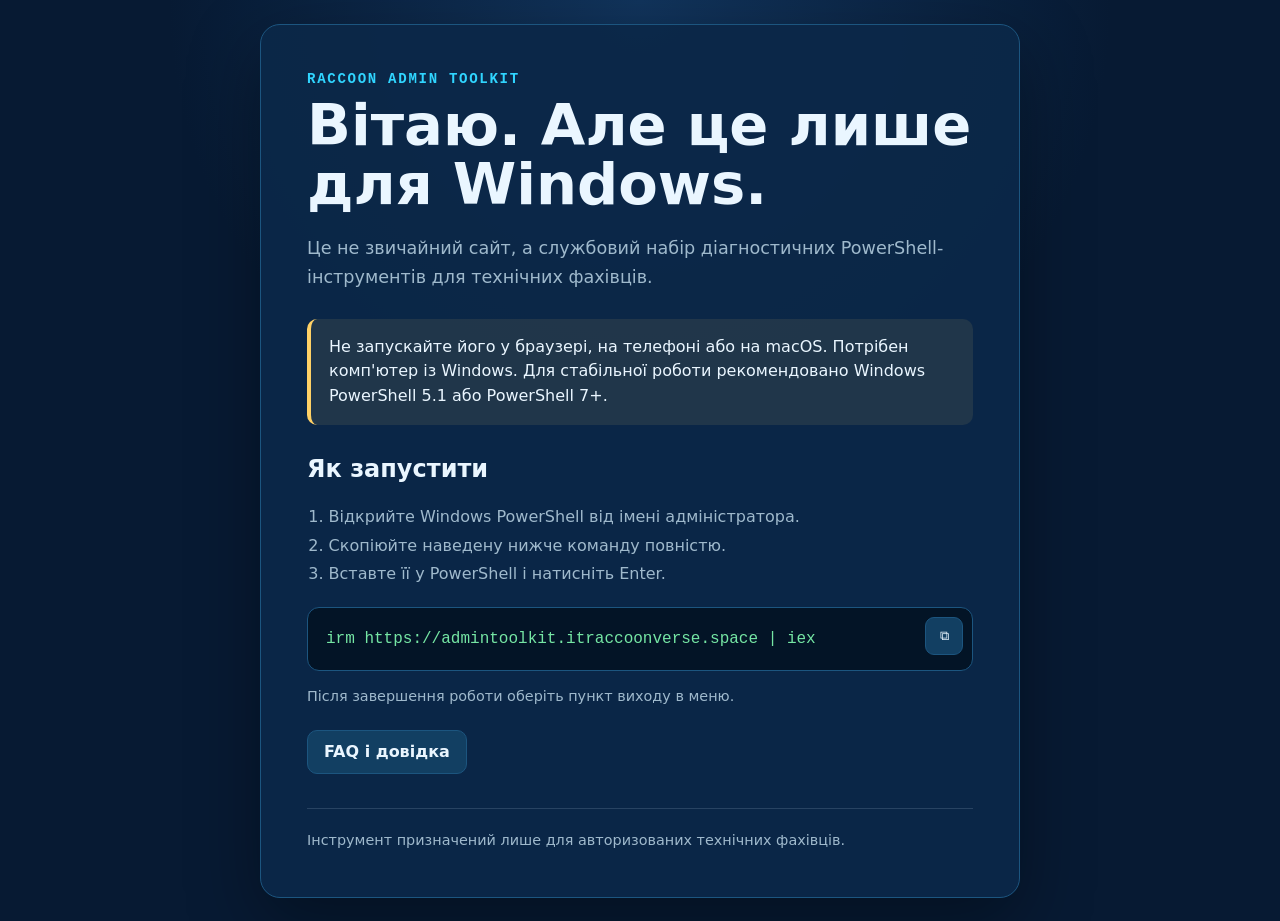
<file: docs/index.html>
<!doctype html>
<html lang="uk">
<head>
<meta charset="utf-8">
<meta name="viewport" content="width=device-width, initial-scale=1">
<title>Raccoon Admin Toolkit</title>
<style>
:root{color-scheme:dark;--bg:#071a33;--panel:#0b2748;--line:#1c557f;--text:#eaf6ff;--muted:#9fb9cc;--accent:#30d5ff;--warn:#ffd166;--ok:#75e6a4}
*{box-sizing:border-box}
body{margin:0;min-height:100vh;display:grid;place-items:center;padding:24px;background:radial-gradient(circle at top,#11345c 0,transparent 42%),var(--bg);color:var(--text);font-family:"Segoe UI",system-ui,sans-serif}
main{width:min(760px,100%);padding:clamp(24px,5vw,46px);border:1px solid var(--line);border-radius:20px;background:rgba(11,39,72,.95);box-shadow:0 24px 70px rgba(0,0,0,.35)}
.eyebrow{margin:0 0 10px;color:var(--accent);font:700 .88rem Consolas,monospace;letter-spacing:.12em;text-transform:uppercase}
h1{margin:0;font-size:clamp(2rem,7vw,3.6rem);line-height:1.02}
.lead{margin:20px 0 0;color:var(--muted);font-size:1.1rem;line-height:1.65}
.notice{margin-top:26px;padding:16px 18px;border-left:4px solid var(--warn);border-radius:10px;background:rgba(255,209,102,.09);line-height:1.55}
section{margin-top:30px}
ol{padding-left:1.35rem;color:var(--muted);line-height:1.8}
.command{position:relative;margin-top:18px;padding:18px 58px 18px 18px;overflow-wrap:anywhere;border:1px solid var(--line);border-radius:12px;background:#031426;color:var(--ok);line-height:1.55}
code{font-family:Consolas,"Cascadia Mono",monospace}
button{position:absolute;top:9px;right:9px;width:38px;height:38px;border:1px solid var(--line);border-radius:9px;background:#123f62;color:var(--text);cursor:pointer}
.actions{display:flex;flex-wrap:wrap;gap:12px;margin-top:22px}
.action{display:inline-flex;align-items:center;justify-content:center;min-height:44px;padding:10px 16px;border:1px solid var(--line);border-radius:10px;background:#123f62;color:var(--text);font-weight:700;text-decoration:none}
.action:hover{border-color:var(--accent);background:#174e77}
.small,footer{color:var(--muted);font-size:.9rem;line-height:1.55}
footer{margin-top:34px;padding-top:20px;border-top:1px solid rgba(159,185,204,.2)}
</style>
</head>
<body>
<main>
<p class="eyebrow">Raccoon Admin Toolkit</p>
<h1>Вітаю. Але це лише для Windows.</h1>
<p class="lead">Це не звичайний сайт, а службовий набір діагностичних PowerShell-інструментів для технічних фахівців.</p>
<div class="notice">Не запускайте його у браузері, на телефоні або на macOS. Потрібен комп'ютер із Windows. Для стабільної роботи рекомендовано Windows PowerShell 5.1 або PowerShell 7+.</div>
<section>
<h2>Як запустити</h2>
<ol>
<li>Відкрийте Windows PowerShell від імені адміністратора.</li>
<li>Скопіюйте наведену нижче команду повністю.</li>
<li>Вставте її у PowerShell і натисніть Enter.</li>
</ol>
<div class="command">
<code id="cmd">irm https://admintoolkit.itraccoonverse.space | iex</code>
<button type="button" id="copy" title="Скопіювати">⧉</button>
</div>
<p class="small" id="status">Після завершення роботи оберіть пункт виходу в меню.</p>
<div class="actions">
<a class="action" href="faq.html">FAQ і довідка</a>
</div>
</section>
<footer>Інструмент призначений лише для авторизованих технічних фахівців.</footer>
</main>
<script>
const b=document.getElementById("copy"),c=document.getElementById("cmd"),s=document.getElementById("status");
b.addEventListener("click",async()=>{try{await navigator.clipboard.writeText(c.textContent.trim());b.textContent="✓";s.textContent="Команду скопійовано. Вставте її у PowerShell."}catch{const r=document.createRange();r.selectNodeContents(c);const x=getSelection();x.removeAllRanges();x.addRange(r);s.textContent="Команду виділено. Натисніть Ctrl+C."}});
</script>
</body>
</html>
</file>
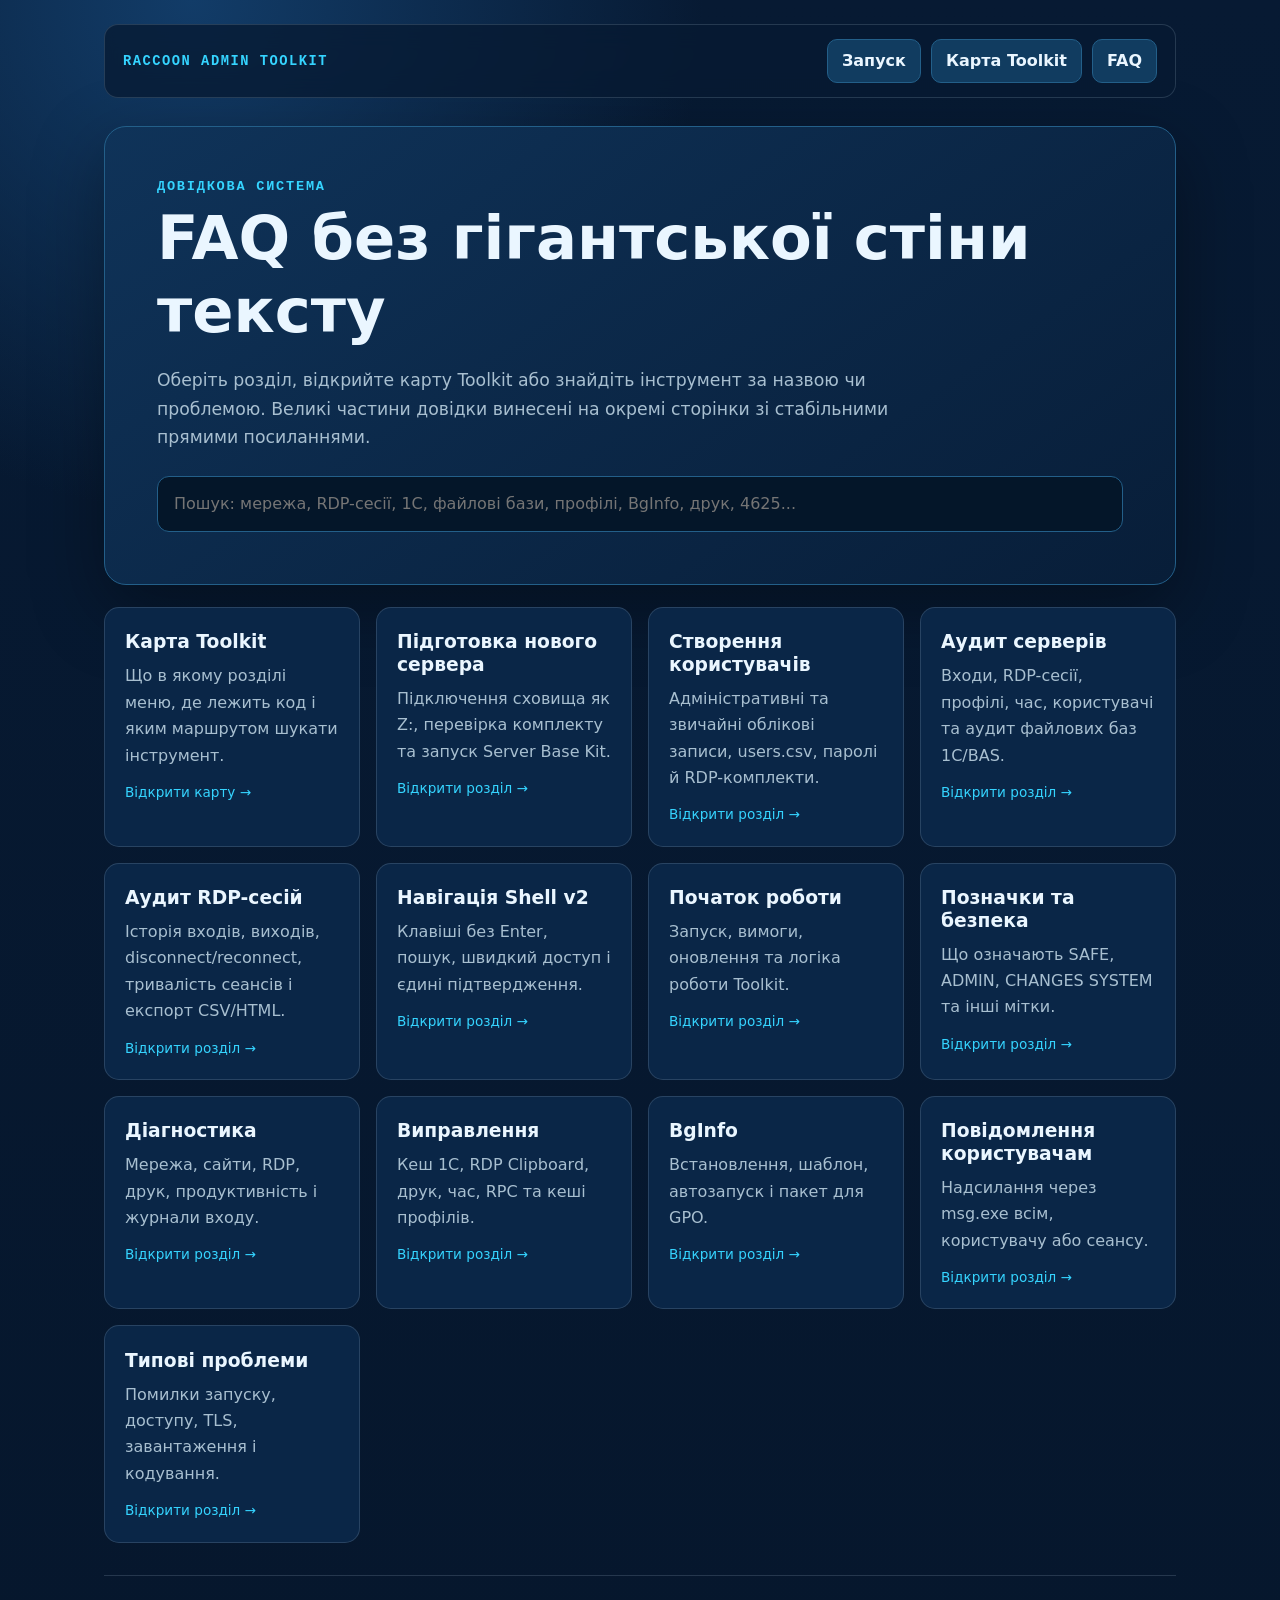
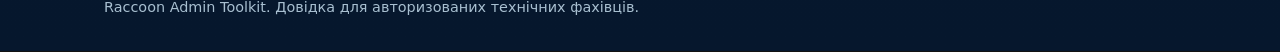
<file: docs/faq.html>
<!doctype html>
<html lang="uk">
<head>
<meta charset="utf-8">
<meta name="viewport" content="width=device-width, initial-scale=1">
<title>FAQ і довідка | Raccoon Admin Toolkit</title>
<link rel="stylesheet" href="help/style.css">
</head>
<body>
<div class="shell">
<header class="topbar">
<a class="brand" href="index.html">Raccoon Admin Toolkit</a>
<nav class="topnav">
<a href="index.html">Запуск</a>
<a href="help/tool-map.html">Карта Toolkit</a>
<a href="faq.html">FAQ</a>
</nav>
</header>
<section class="hero">
<p class="eyebrow">Довідкова система</p>
<h1>FAQ без гігантської стіни тексту</h1>
<p class="lead">Оберіть розділ, відкрийте карту Toolkit або знайдіть інструмент за назвою чи проблемою. Великі частини довідки винесені на окремі сторінки зі стабільними прямими посиланнями.</p>
<input class="search" type="search" data-help-search placeholder="Пошук: мережа, RDP-сесії, 1С, файлові бази, профілі, BgInfo, друк, 4625...">
</section>
<main>
<div class="grid">
<a class="card" data-search-item data-search="карта toolkit меню розділи де лежить структура файлів scripts config docs маршрут" href="help/tool-map.html"><h3>Карта Toolkit</h3><p>Що в якому розділі меню, де лежить код і яким маршрутом шукати інструмент.</p><div class="meta">Відкрити карту →</div></a>
<a class="card" data-search-item data-search="новий сервер новый сервер server setup server base z smb storage box інсталятори установщики" href="help/server-bootstrap.html"><h3>Підготовка нового сервера</h3><p>Підключення сховища як Z:, перевірка комплекту та запуск Server Base Kit.</p><div class="meta">Відкрити розділ →</div></a>
<a class="card" data-search-item data-search="користувачі пользователи admin users users.csv паролі пароли rdp облікові записи" href="help/user-provisioning.html"><h3>Створення користувачів</h3><p>Адміністративні та звичайні облікові записи, users.csv, паролі й RDP-комплекти.</p><div class="meta">Відкрити розділ →</div></a>
<a class="card" data-search-item data-search="аудит серверів звіти профілі користувачі місце диск rdp сесії 1с bas файлові бази 1cv8 ibases html" href="help/tool-map.html#audit"><h3>Аудит серверів</h3><p>Входи, RDP-сесії, профілі, час, користувачі та аудит файлових баз 1С/BAS.</p><div class="meta">Відкрити розділ →</div></a>
<a class="card" data-search-item data-search="rdp сесії sessions logon logoff disconnect reconnect 1149 4624 4634 4647 4778 4779 історія rdp аудит" href="help/rdp-session-audit.html"><h3>Аудит RDP-сесій</h3><p>Історія входів, виходів, disconnect/reconnect, тривалість сеансів і експорт CSV/HTML.</p><div class="meta">Відкрити розділ →</div></a>
<a class="card" data-search-item data-search="навігація shell клавіші пошук швидкий доступ" href="help/navigation.html"><h3>Навігація Shell v2</h3><p>Клавіші без Enter, пошук, швидкий доступ і єдині підтвердження.</p><div class="meta">Відкрити розділ →</div></a>
<a class="card" data-search-item data-search="запуск powershell вимоги оновлення" href="help/getting-started.html"><h3>Початок роботи</h3><p>Запуск, вимоги, оновлення та логіка роботи Toolkit.</p><div class="meta">Відкрити розділ →</div></a>
<a class="card" data-search-item data-search="безпека мітки safe admin changes system" href="help/security.html"><h3>Позначки та безпека</h3><p>Що означають SAFE, ADMIN, CHANGES SYSTEM та інші мітки.</p><div class="meta">Відкрити розділ →</div></a>
<a class="card" data-search-item data-search="tcp wifi інтернет сайт rdp друк продуктивність 4625" href="help/diagnostics.html"><h3>Діагностика</h3><p>Мережа, сайти, RDP, друк, продуктивність і журнали входу.</p><div class="meta">Відкрити розділ →</div></a>
<a class="card" data-search-item data-search="1с clipboard spooler час rpc кеш профілі" href="help/fixes.html"><h3>Виправлення</h3><p>Кеш 1С, RDP Clipboard, друк, час, RPC та кеші профілів.</p><div class="meta">Відкрити розділ →</div></a>
<a class="card" data-search-item data-search="bginfo sysinternals шаблон gpo wallpaper" href="help/bginfo.html"><h3>BgInfo</h3><p>Встановлення, шаблон, автозапуск і пакет для GPO.</p><div class="meta">Відкрити розділ →</div></a>
<a class="card" data-search-item data-search="msg повідомлення користувач сеанс" href="help/messages.html"><h3>Повідомлення користувачам</h3><p>Надсилання через msg.exe всім, користувачу або сеансу.</p><div class="meta">Відкрити розділ →</div></a>
<a class="card" data-search-item data-search="помилки access denied tls завантаження encoding irm" href="help/troubleshooting.html"><h3>Типові проблеми</h3><p>Помилки запуску, доступу, TLS, завантаження і кодування.</p><div class="meta">Відкрити розділ →</div></a>
</div>
<p class="warning hidden" data-search-empty>Нічого не знайдено. Спробуйте коротшу назву, побутовий опис проблеми або відкрийте карту Toolkit.</p>
</main>
<footer>Raccoon Admin Toolkit. Довідка для авторизованих технічних фахівців.</footer>
</div>
<script src="help/help.js"></script>
</body>
</html>
</file>
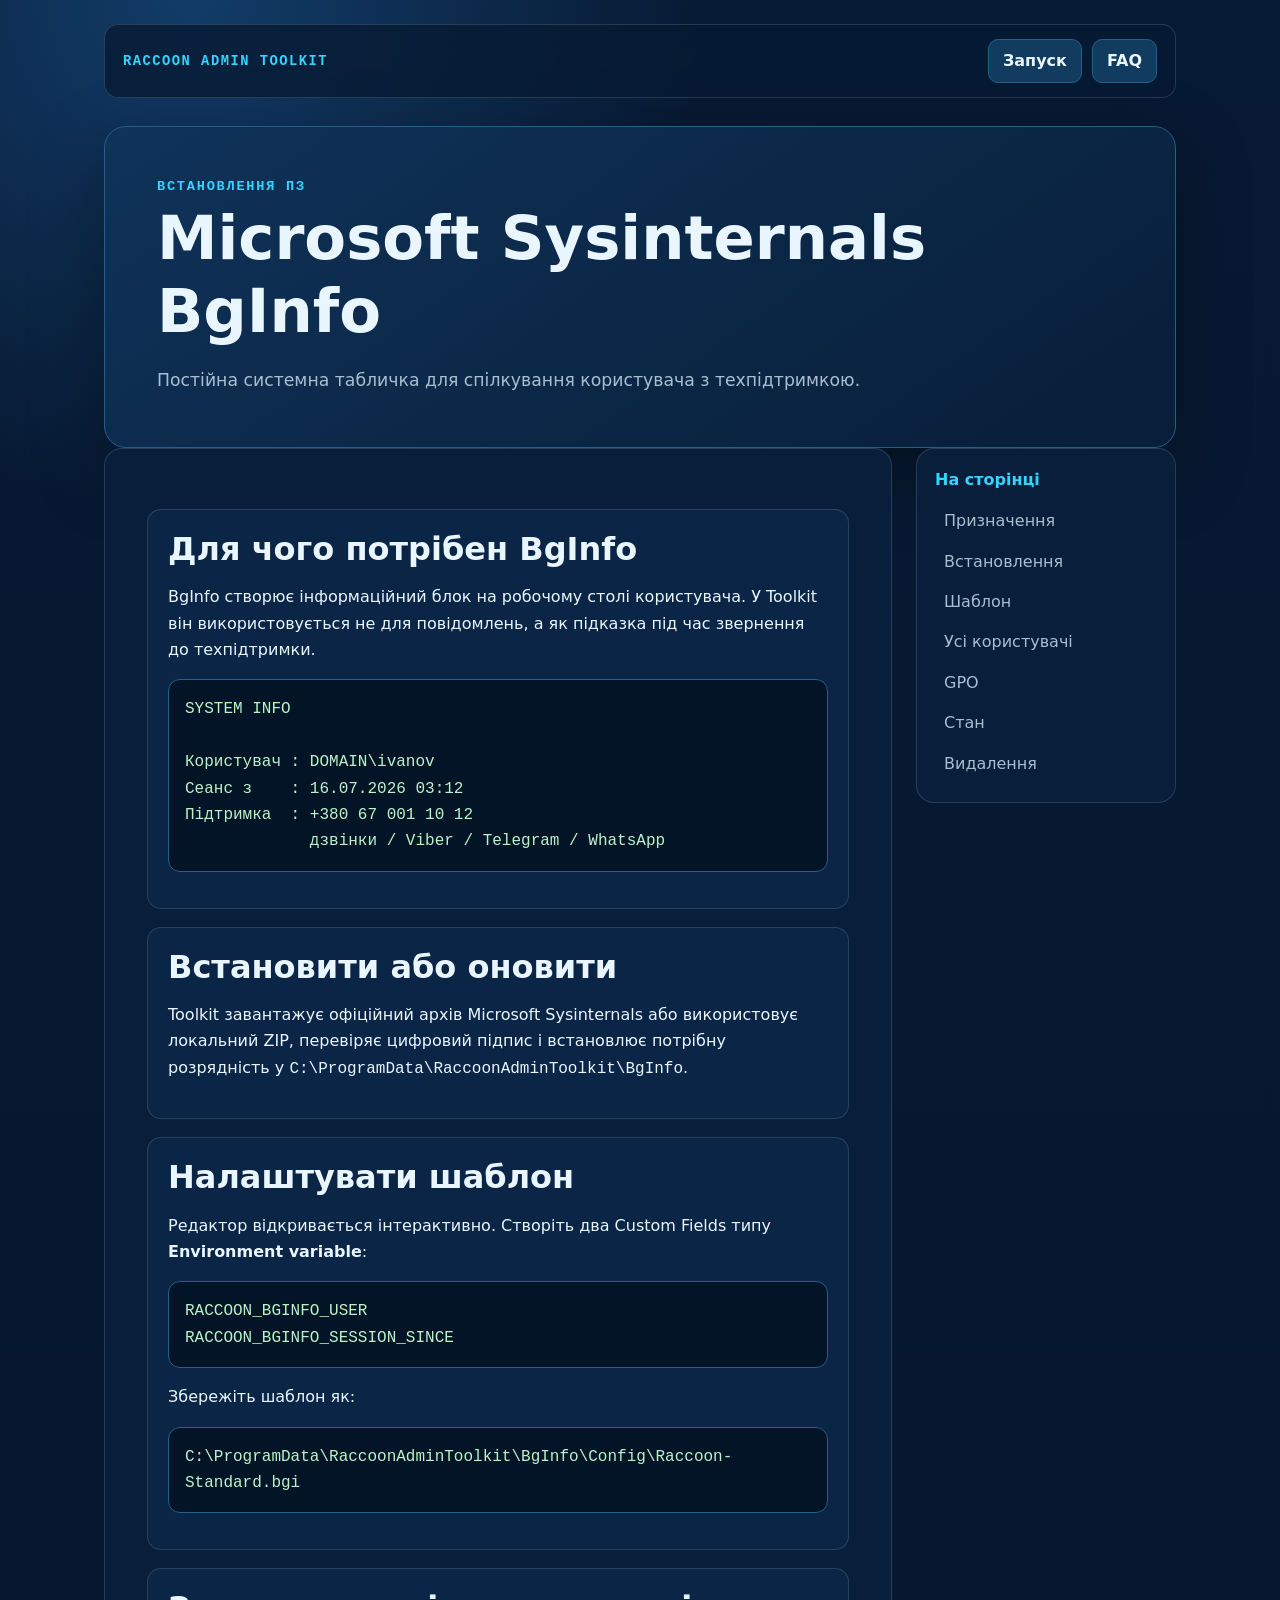
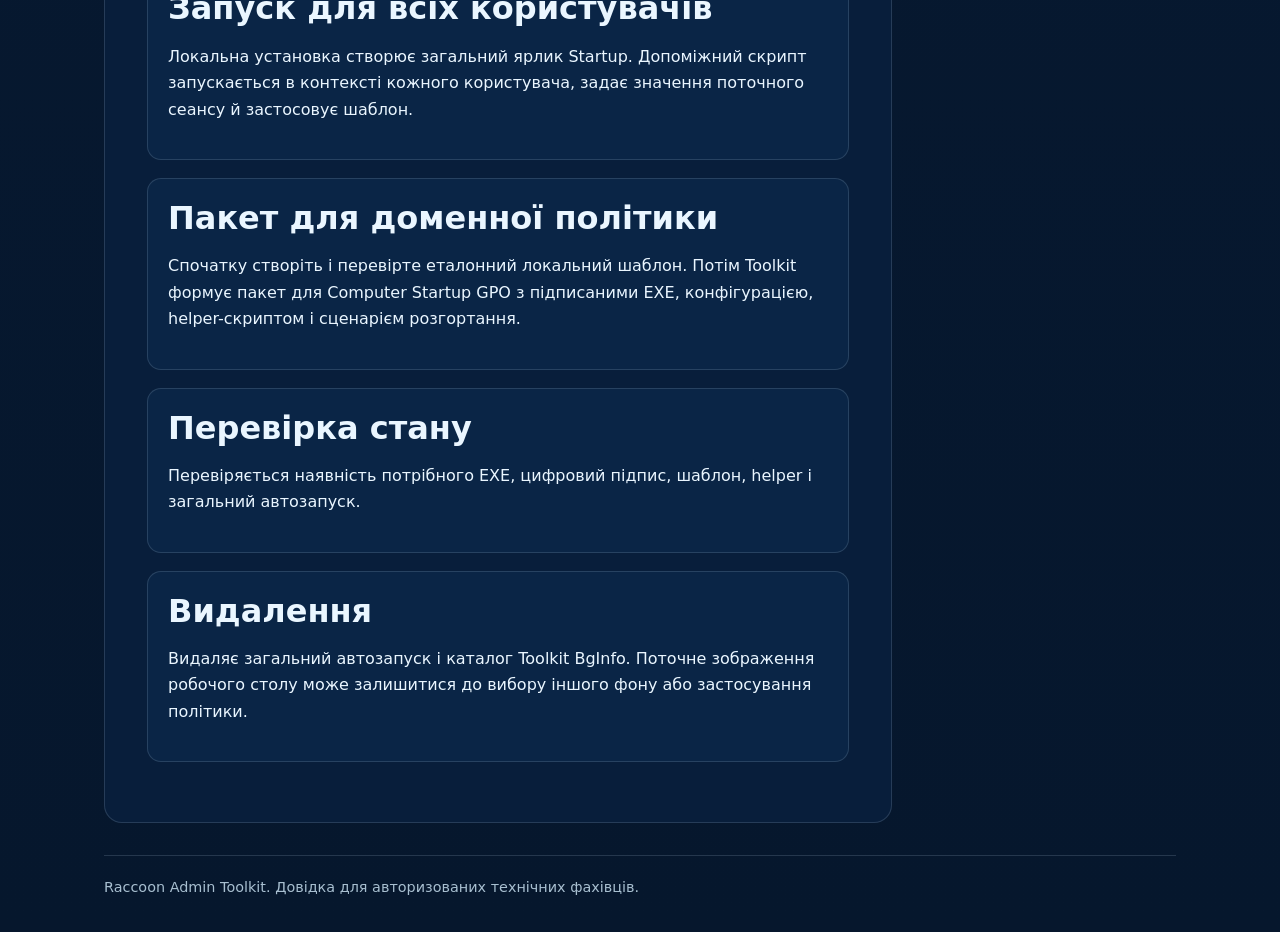
<file: docs/help/bginfo.html>
<!doctype html>
<html lang="uk">
<head>
<meta charset="utf-8">
<meta name="viewport" content="width=device-width, initial-scale=1">
<title>Microsoft Sysinternals BgInfo | Raccoon Admin Toolkit</title>
<link rel="stylesheet" href="style.css">
</head>
<body>
<div class="shell">
<header class="topbar">
<a class="brand" href="../index.html">Raccoon Admin Toolkit</a>
<nav class="topnav">
<a href="../index.html">Запуск</a>
<a href="../faq.html">FAQ</a>
</nav>
</header>
<section class="hero">
<p class="eyebrow">Встановлення ПЗ</p>
<h1>Microsoft Sysinternals BgInfo</h1>
<p class="lead">Постійна системна табличка для спілкування користувача з техпідтримкою.</p>
</section>
<div class="layout"><main class="content">

<section class="tool" id="purpose">
<h2>Для чого потрібен BgInfo</h2>
<p>BgInfo створює інформаційний блок на робочому столі користувача. У Toolkit він використовується не для повідомлень, а як підказка під час звернення до техпідтримки.</p>
<pre>SYSTEM INFO

Користувач : DOMAIN\ivanov
Сеанс з    : 16.07.2026 03:12
Підтримка  : +380 67 001 10 12
             дзвінки / Viber / Telegram / WhatsApp</pre>
</section>
<section class="tool" id="install">
<h2>Встановити або оновити</h2>
<p>Toolkit завантажує офіційний архів Microsoft Sysinternals або використовує локальний ZIP, перевіряє цифровий підпис і встановлює потрібну розрядність у <code>C:\ProgramData\RaccoonAdminToolkit\BgInfo</code>.</p>
</section>
<section class="tool" id="template">
<h2>Налаштувати шаблон</h2>
<p>Редактор відкривається інтерактивно. Створіть два Custom Fields типу <strong>Environment variable</strong>:</p>
<pre>RACCOON_BGINFO_USER
RACCOON_BGINFO_SESSION_SINCE</pre>
<p>Збережіть шаблон як:</p>
<pre>C:\ProgramData\RaccoonAdminToolkit\BgInfo\Config\Raccoon-Standard.bgi</pre>
</section>
<section class="tool" id="startup">
<h2>Запуск для всіх користувачів</h2>
<p>Локальна установка створює загальний ярлик Startup. Допоміжний скрипт запускається в контексті кожного користувача, задає значення поточного сеансу й застосовує шаблон.</p>
</section>
<section class="tool" id="gpo">
<h2>Пакет для доменної політики</h2>
<p>Спочатку створіть і перевірте еталонний локальний шаблон. Потім Toolkit формує пакет для Computer Startup GPO з підписаними EXE, конфігурацією, helper-скриптом і сценарієм розгортання.</p>
</section>
<section class="tool" id="status">
<h2>Перевірка стану</h2>
<p>Перевіряється наявність потрібного EXE, цифровий підпис, шаблон, helper і загальний автозапуск.</p>
</section>
<section class="tool" id="uninstall">
<h2>Видалення</h2>
<p>Видаляє загальний автозапуск і каталог Toolkit BgInfo. Поточне зображення робочого столу може залишитися до вибору іншого фону або застосування політики.</p>
</section>

</main><aside class="sidebar">
<strong>На сторінці</strong>
<a href="#purpose">Призначення</a>
<a href="#install">Встановлення</a>
<a href="#template">Шаблон</a>
<a href="#startup">Усі користувачі</a>
<a href="#gpo">GPO</a>
<a href="#status">Стан</a>
<a href="#uninstall">Видалення</a>
</aside></div>
<footer>Raccoon Admin Toolkit. Довідка для авторизованих технічних фахівців.</footer>
</div>
<script src="help.js"></script>
</body>
</html>
</file>
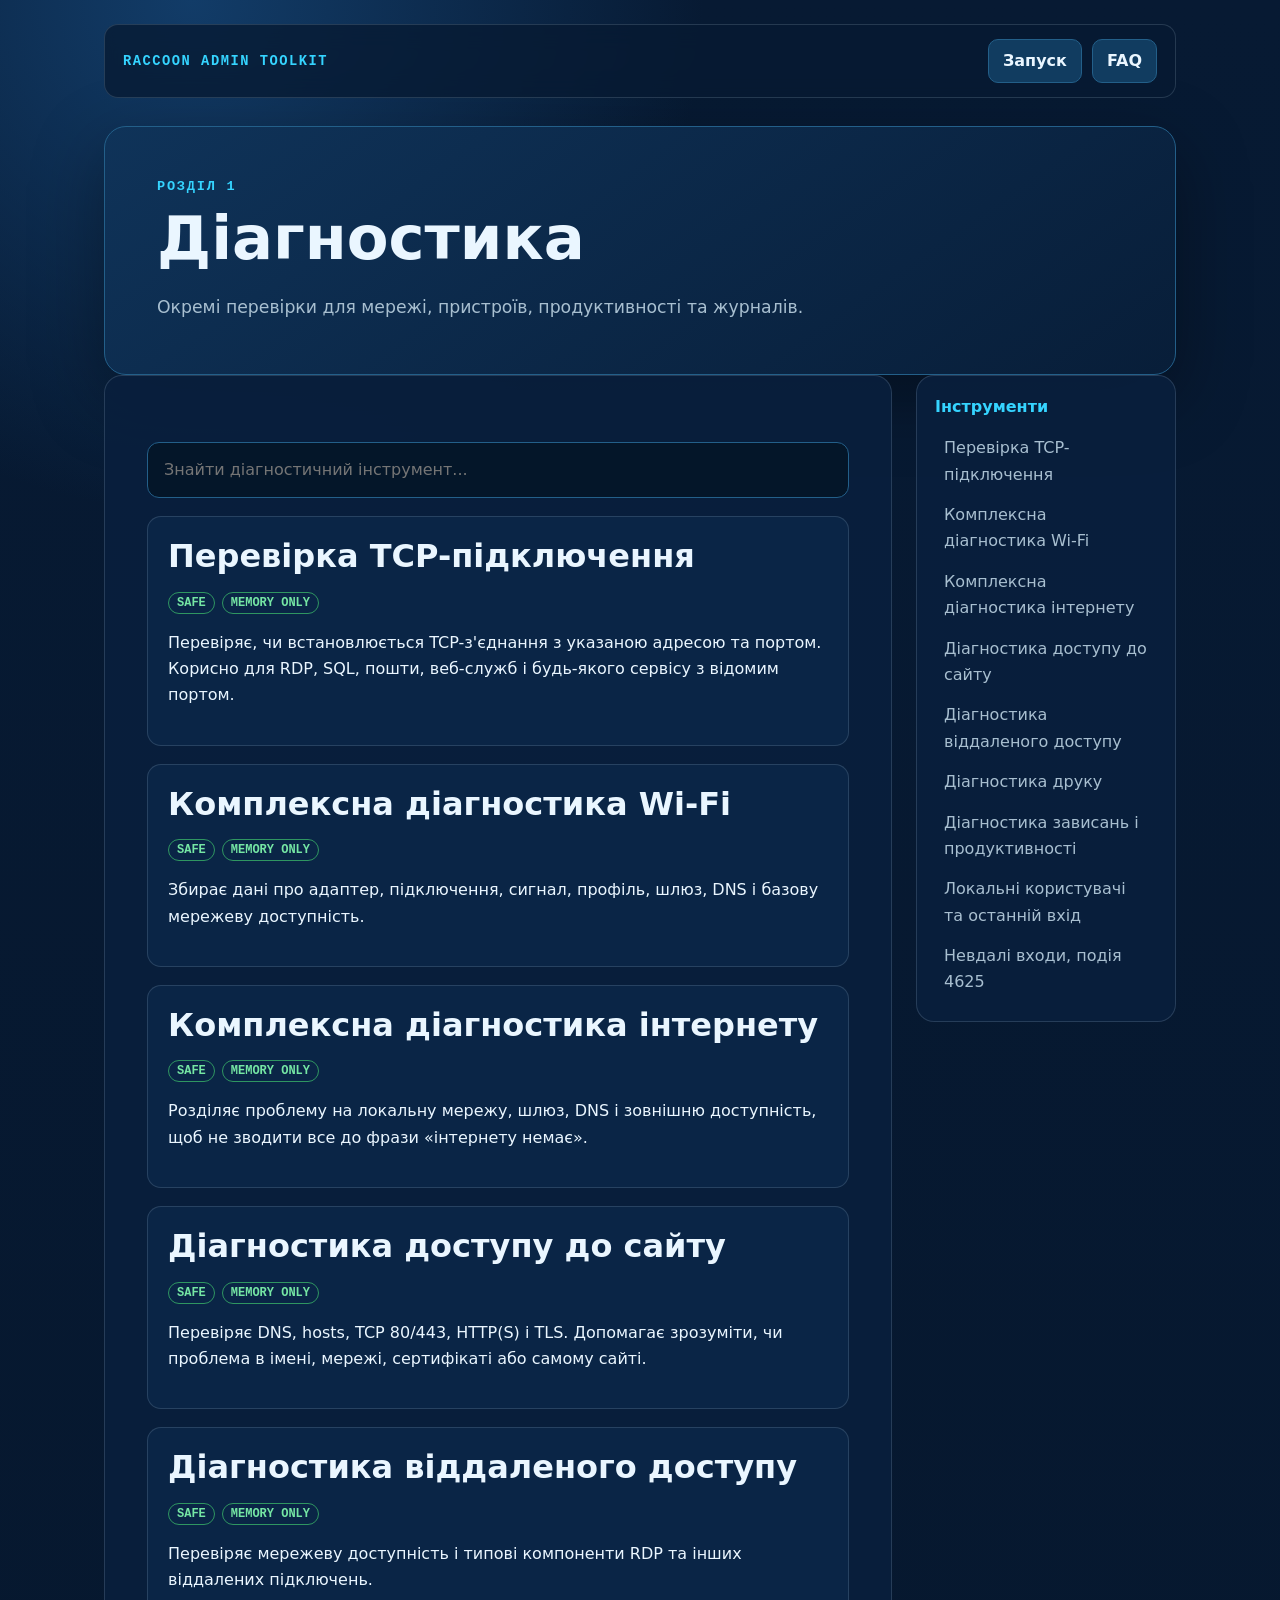
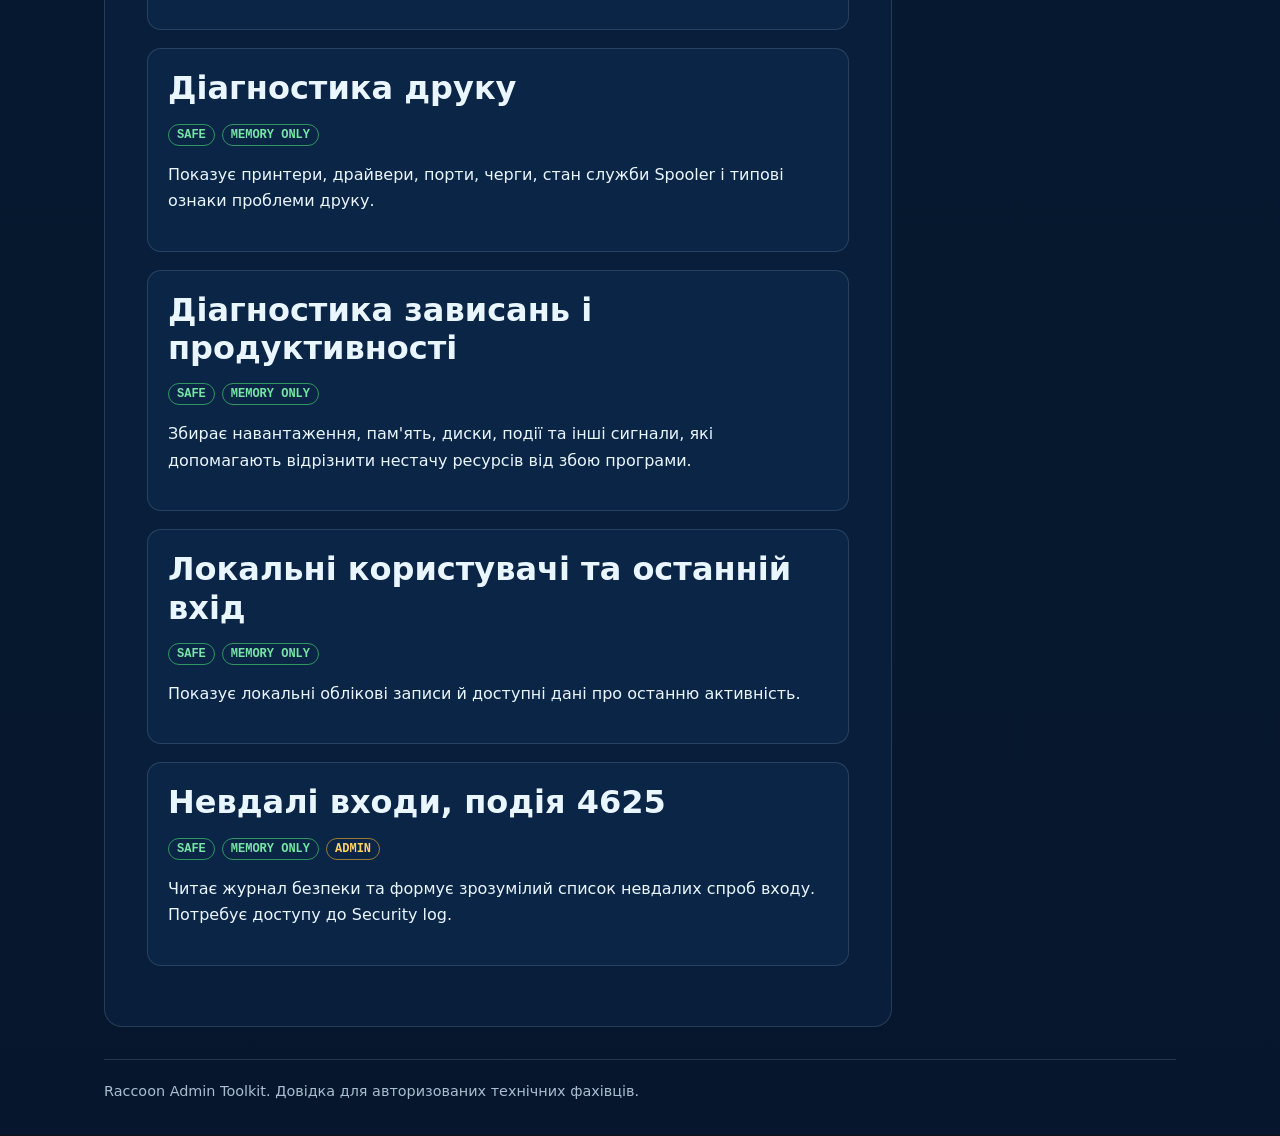
<file: docs/help/diagnostics.html>
<!doctype html>
<html lang="uk">
<head>
<meta charset="utf-8">
<meta name="viewport" content="width=device-width, initial-scale=1">
<title>Діагностика | Raccoon Admin Toolkit</title>
<link rel="stylesheet" href="style.css">
</head>
<body>
<div class="shell">
<header class="topbar">
<a class="brand" href="../index.html">Raccoon Admin Toolkit</a>
<nav class="topnav">
<a href="../index.html">Запуск</a>
<a href="../faq.html">FAQ</a>
</nav>
</header>
<section class="hero">
<p class="eyebrow">Розділ 1</p>
<h1>Діагностика</h1>
<p class="lead">Окремі перевірки для мережі, пристроїв, продуктивності та журналів.</p>
</section>
<div class="layout"><main class="content">
<input class="search" type="search" data-help-search placeholder="Знайти діагностичний інструмент..."><section class="tool" id="tcp" data-search-item data-search="Перевірка TCP-підключення"><h2>Перевірка TCP-підключення</h2><div class="badges"><span class="badge safe">SAFE</span><span class="badge safe">MEMORY ONLY</span></div><p>Перевіряє, чи встановлюється TCP-з&#x27;єднання з указаною адресою та портом. Корисно для RDP, SQL, пошти, веб-служб і будь-якого сервісу з відомим портом.</p></section>
<section class="tool" id="wifi" data-search-item data-search="Комплексна діагностика Wi-Fi"><h2>Комплексна діагностика Wi-Fi</h2><div class="badges"><span class="badge safe">SAFE</span><span class="badge safe">MEMORY ONLY</span></div><p>Збирає дані про адаптер, підключення, сигнал, профіль, шлюз, DNS і базову мережеву доступність.</p></section>
<section class="tool" id="internet" data-search-item data-search="Комплексна діагностика інтернету"><h2>Комплексна діагностика інтернету</h2><div class="badges"><span class="badge safe">SAFE</span><span class="badge safe">MEMORY ONLY</span></div><p>Розділяє проблему на локальну мережу, шлюз, DNS і зовнішню доступність, щоб не зводити все до фрази «інтернету немає».</p></section>
<section class="tool" id="website" data-search-item data-search="Діагностика доступу до сайту"><h2>Діагностика доступу до сайту</h2><div class="badges"><span class="badge safe">SAFE</span><span class="badge safe">MEMORY ONLY</span></div><p>Перевіряє DNS, hosts, TCP 80/443, HTTP(S) і TLS. Допомагає зрозуміти, чи проблема в імені, мережі, сертифікаті або самому сайті.</p></section>
<section class="tool" id="remote-access" data-search-item data-search="Діагностика віддаленого доступу"><h2>Діагностика віддаленого доступу</h2><div class="badges"><span class="badge safe">SAFE</span><span class="badge safe">MEMORY ONLY</span></div><p>Перевіряє мережеву доступність і типові компоненти RDP та інших віддалених підключень.</p></section>
<section class="tool" id="printing" data-search-item data-search="Діагностика друку"><h2>Діагностика друку</h2><div class="badges"><span class="badge safe">SAFE</span><span class="badge safe">MEMORY ONLY</span></div><p>Показує принтери, драйвери, порти, черги, стан служби Spooler і типові ознаки проблеми друку.</p></section>
<section class="tool" id="health" data-search-item data-search="Діагностика зависань і продуктивності"><h2>Діагностика зависань і продуктивності</h2><div class="badges"><span class="badge safe">SAFE</span><span class="badge safe">MEMORY ONLY</span></div><p>Збирає навантаження, пам&#x27;ять, диски, події та інші сигнали, які допомагають відрізнити нестачу ресурсів від збою програми.</p></section>
<section class="tool" id="local-users" data-search-item data-search="Локальні користувачі та останній вхід"><h2>Локальні користувачі та останній вхід</h2><div class="badges"><span class="badge safe">SAFE</span><span class="badge safe">MEMORY ONLY</span></div><p>Показує локальні облікові записи й доступні дані про останню активність.</p></section>
<section class="tool" id="failed-logons" data-search-item data-search="Невдалі входи, подія 4625"><h2>Невдалі входи, подія 4625</h2><div class="badges"><span class="badge safe">SAFE</span><span class="badge safe">MEMORY ONLY</span><span class="badge warn">ADMIN</span></div><p>Читає журнал безпеки та формує зрозумілий список невдалих спроб входу. Потребує доступу до Security log.</p></section><p class="warning hidden" data-search-empty>Інструмент не знайдено.</p>
</main><aside class="sidebar"><strong>Інструменти</strong><a href="#tcp">Перевірка TCP-підключення</a><a href="#wifi">Комплексна діагностика Wi-Fi</a><a href="#internet">Комплексна діагностика інтернету</a><a href="#website">Діагностика доступу до сайту</a><a href="#remote-access">Діагностика віддаленого доступу</a><a href="#printing">Діагностика друку</a><a href="#health">Діагностика зависань і продуктивності</a><a href="#local-users">Локальні користувачі та останній вхід</a><a href="#failed-logons">Невдалі входи, подія 4625</a></aside></div>
<footer>Raccoon Admin Toolkit. Довідка для авторизованих технічних фахівців.</footer>
</div>
<script src="help.js"></script>
</body>
</html>
</file>
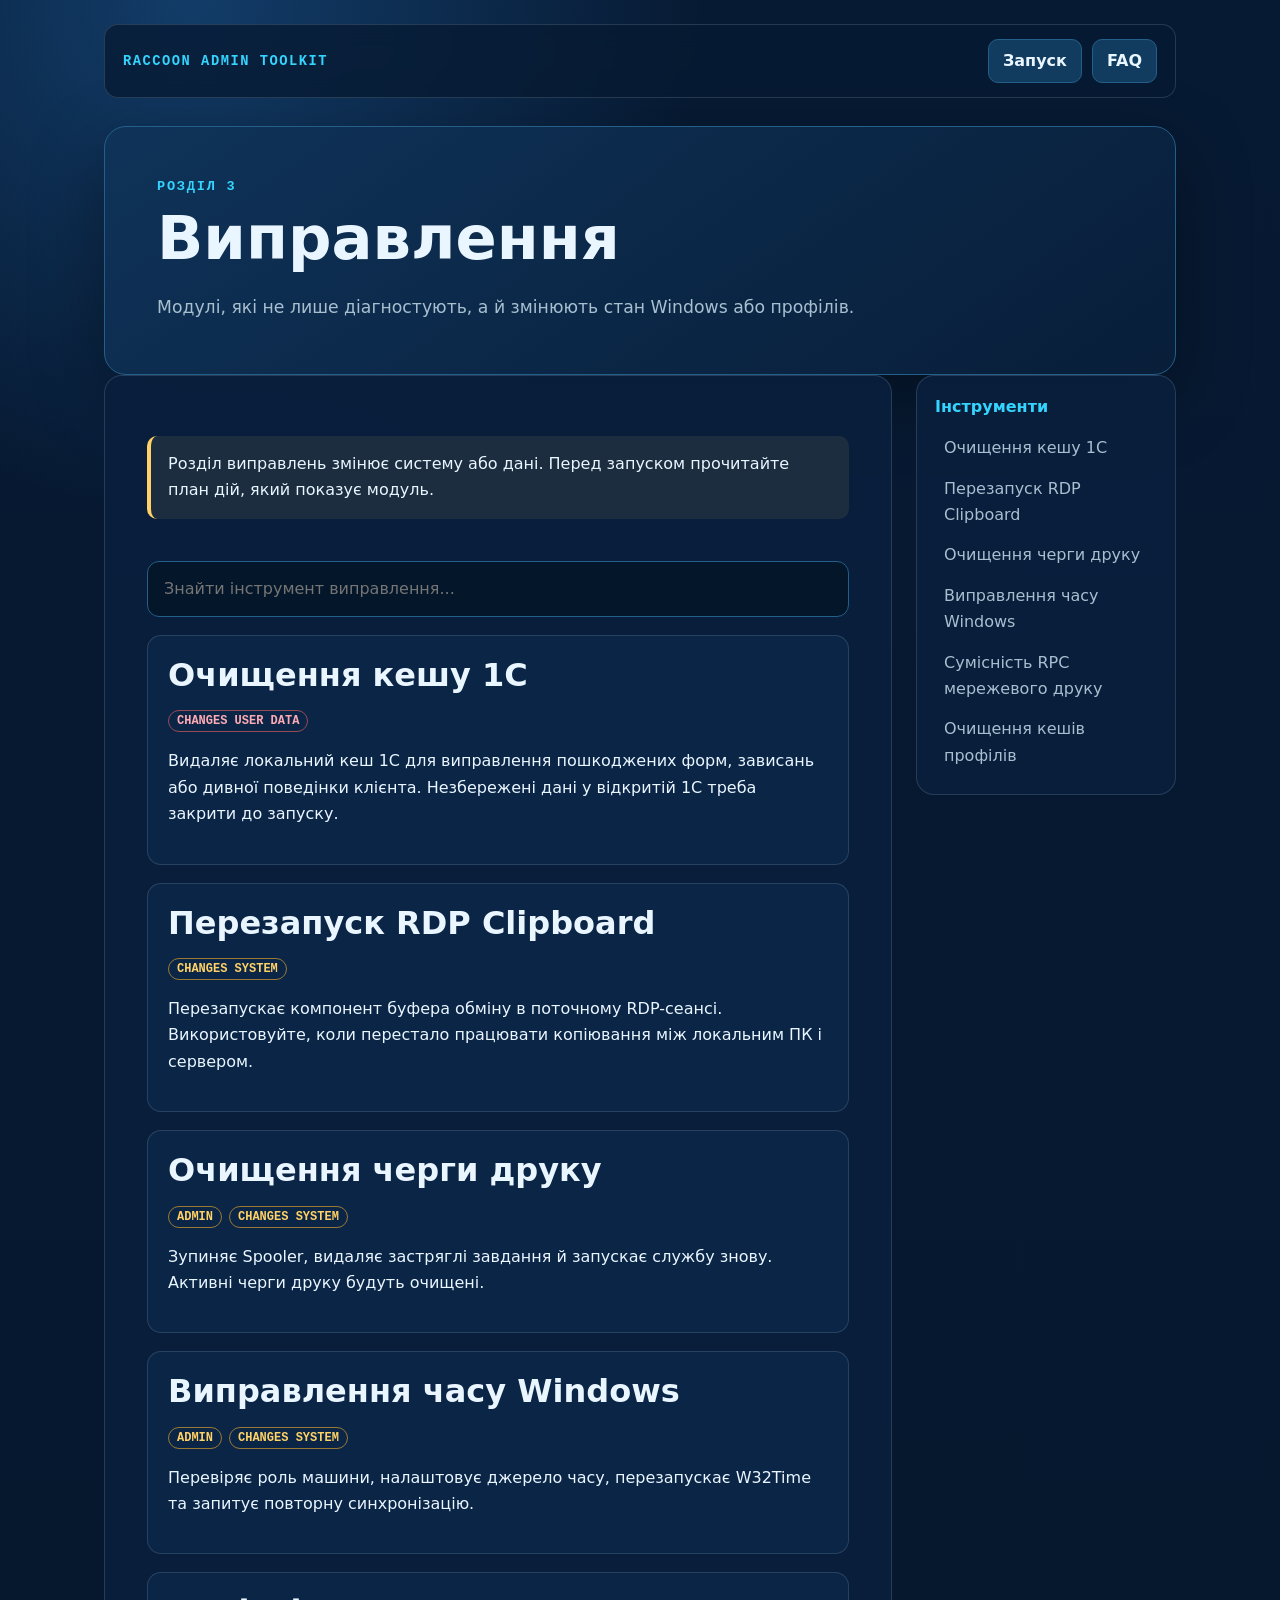
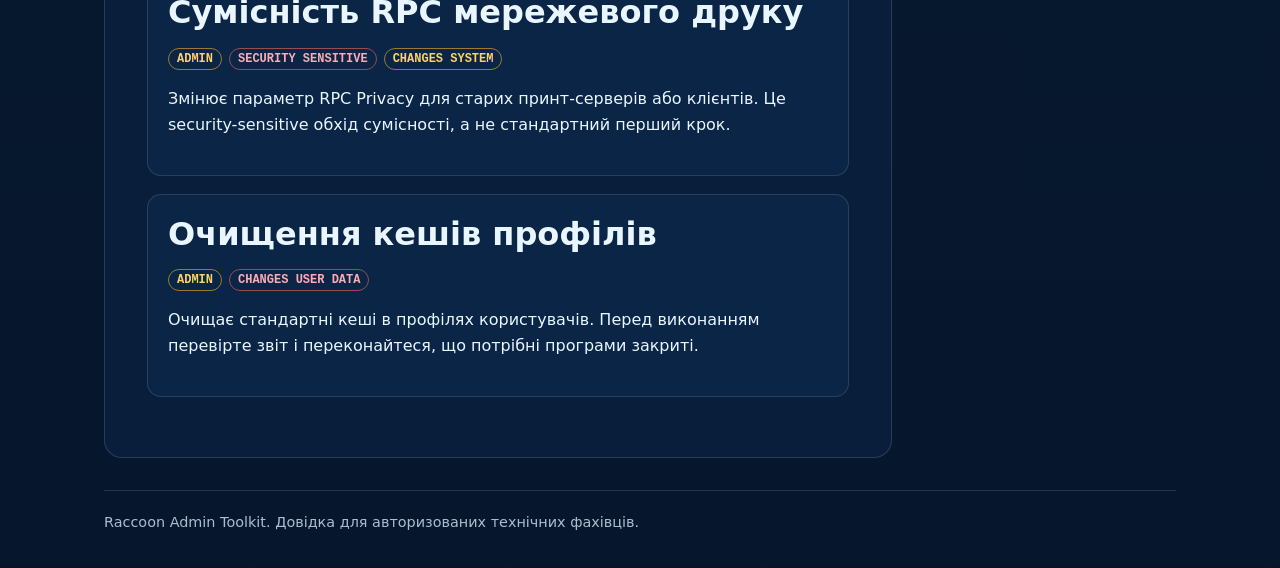
<file: docs/help/fixes.html>
<!doctype html>
<html lang="uk">
<head>
<meta charset="utf-8">
<meta name="viewport" content="width=device-width, initial-scale=1">
<title>Виправлення | Raccoon Admin Toolkit</title>
<link rel="stylesheet" href="style.css">
</head>
<body>
<div class="shell">
<header class="topbar">
<a class="brand" href="../index.html">Raccoon Admin Toolkit</a>
<nav class="topnav">
<a href="../index.html">Запуск</a>
<a href="../faq.html">FAQ</a>
</nav>
</header>
<section class="hero">
<p class="eyebrow">Розділ 3</p>
<h1>Виправлення</h1>
<p class="lead">Модулі, які не лише діагностують, а й змінюють стан Windows або профілів.</p>
</section>
<div class="layout"><main class="content">
<div class="warning">Розділ виправлень змінює систему або дані. Перед запуском прочитайте план дій, який показує модуль.</div><input class="search" type="search" data-help-search placeholder="Знайти інструмент виправлення..."><section class="tool" id="1c-cache" data-search-item data-search="Очищення кешу 1С"><h2>Очищення кешу 1С</h2><div class="badges"><span class="badge danger">CHANGES USER DATA</span></div><p>Видаляє локальний кеш 1С для виправлення пошкоджених форм, зависань або дивної поведінки клієнта. Незбережені дані у відкритій 1С треба закрити до запуску.</p></section>
<section class="tool" id="rdp-clipboard" data-search-item data-search="Перезапуск RDP Clipboard"><h2>Перезапуск RDP Clipboard</h2><div class="badges"><span class="badge warn">CHANGES SYSTEM</span></div><p>Перезапускає компонент буфера обміну в поточному RDP-сеансі. Використовуйте, коли перестало працювати копіювання між локальним ПК і сервером.</p></section>
<section class="tool" id="print-spooler" data-search-item data-search="Очищення черги друку"><h2>Очищення черги друку</h2><div class="badges"><span class="badge warn">ADMIN</span><span class="badge warn">CHANGES SYSTEM</span></div><p>Зупиняє Spooler, видаляє застряглі завдання й запускає службу знову. Активні черги друку будуть очищені.</p></section>
<section class="tool" id="windows-time" data-search-item data-search="Виправлення часу Windows"><h2>Виправлення часу Windows</h2><div class="badges"><span class="badge warn">ADMIN</span><span class="badge warn">CHANGES SYSTEM</span></div><p>Перевіряє роль машини, налаштовує джерело часу, перезапускає W32Time та запитує повторну синхронізацію.</p></section>
<section class="tool" id="rpc-privacy" data-search-item data-search="Сумісність RPC мережевого друку"><h2>Сумісність RPC мережевого друку</h2><div class="badges"><span class="badge warn">ADMIN</span><span class="badge danger">SECURITY SENSITIVE</span><span class="badge warn">CHANGES SYSTEM</span></div><p>Змінює параметр RPC Privacy для старих принт-серверів або клієнтів. Це security-sensitive обхід сумісності, а не стандартний перший крок.</p></section>
<section class="tool" id="profile-caches" data-search-item data-search="Очищення кешів профілів"><h2>Очищення кешів профілів</h2><div class="badges"><span class="badge warn">ADMIN</span><span class="badge danger">CHANGES USER DATA</span></div><p>Очищає стандартні кеші в профілях користувачів. Перед виконанням перевірте звіт і переконайтеся, що потрібні програми закриті.</p></section><p class="warning hidden" data-search-empty>Інструмент не знайдено.</p>
</main><aside class="sidebar"><strong>Інструменти</strong><a href="#1c-cache">Очищення кешу 1С</a><a href="#rdp-clipboard">Перезапуск RDP Clipboard</a><a href="#print-spooler">Очищення черги друку</a><a href="#windows-time">Виправлення часу Windows</a><a href="#rpc-privacy">Сумісність RPC мережевого друку</a><a href="#profile-caches">Очищення кешів профілів</a></aside></div>
<footer>Raccoon Admin Toolkit. Довідка для авторизованих технічних фахівців.</footer>
</div>
<script src="help.js"></script>
</body>
</html>
</file>
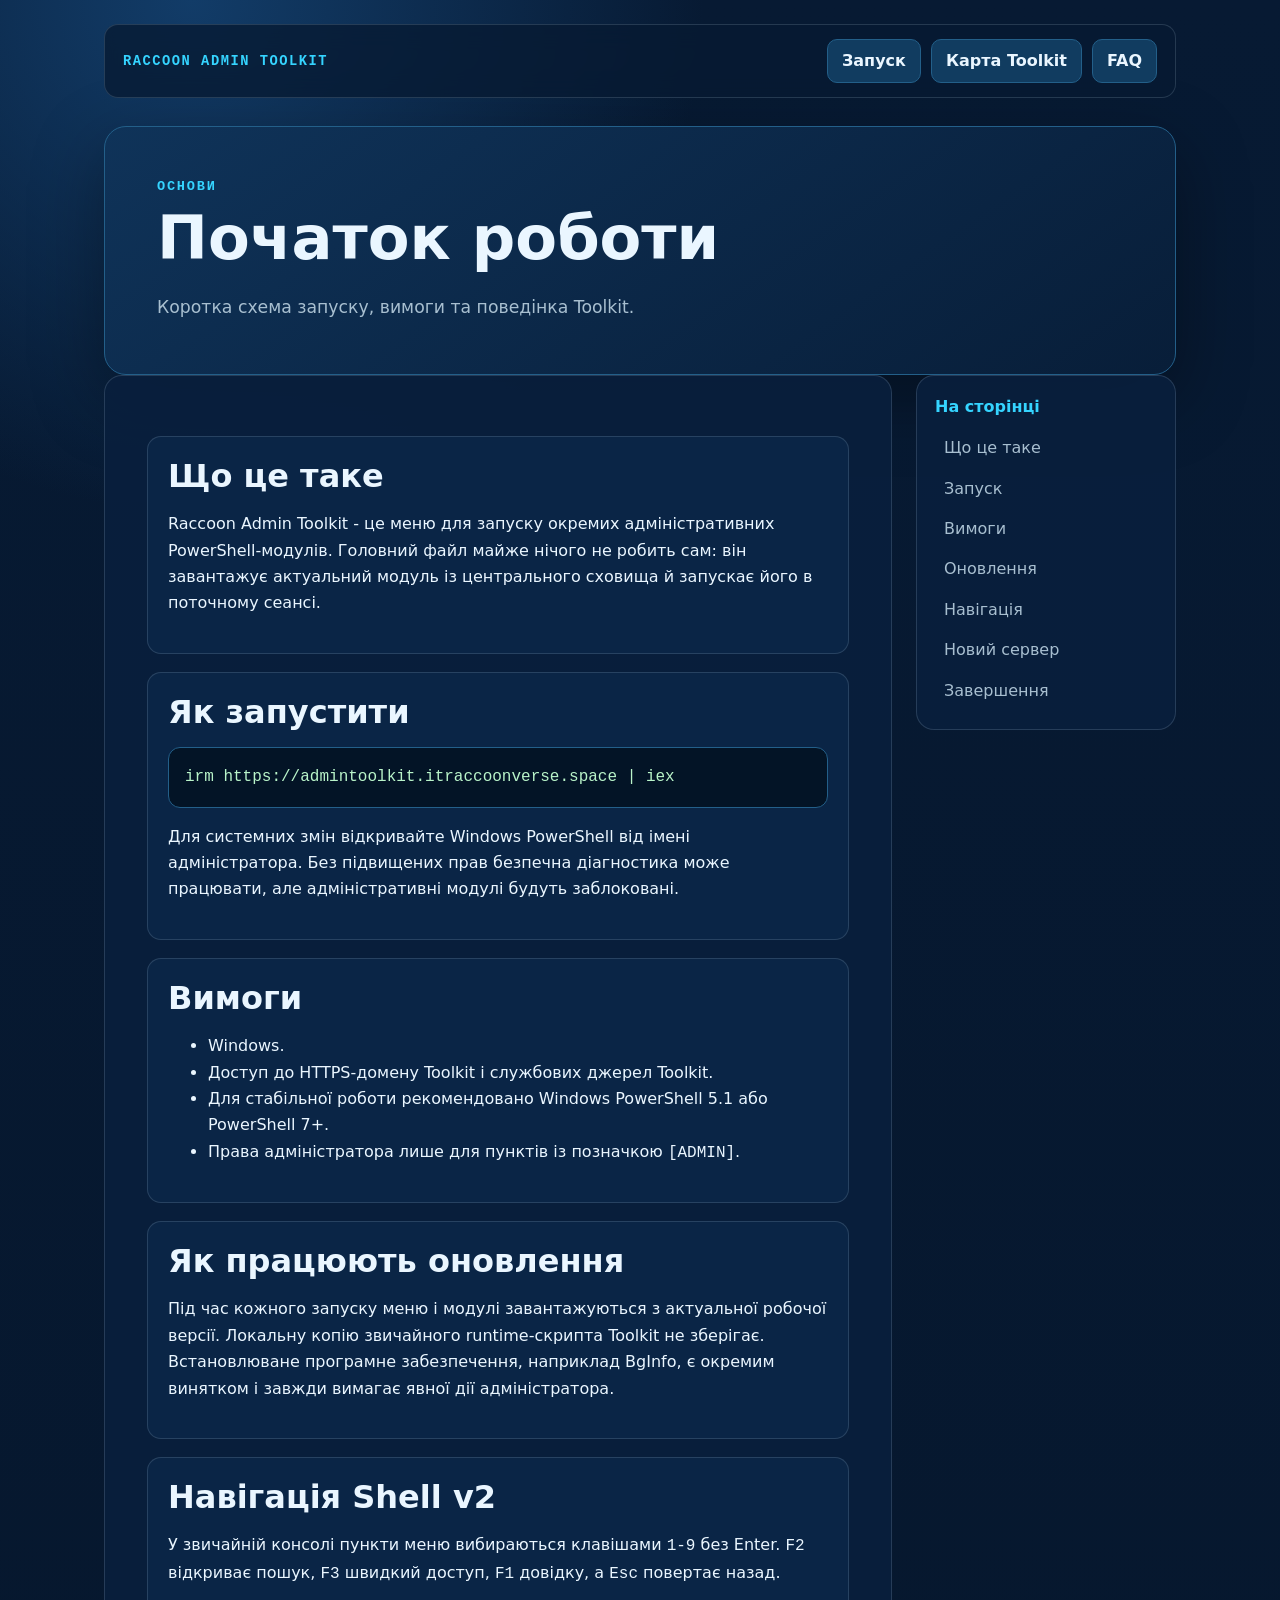
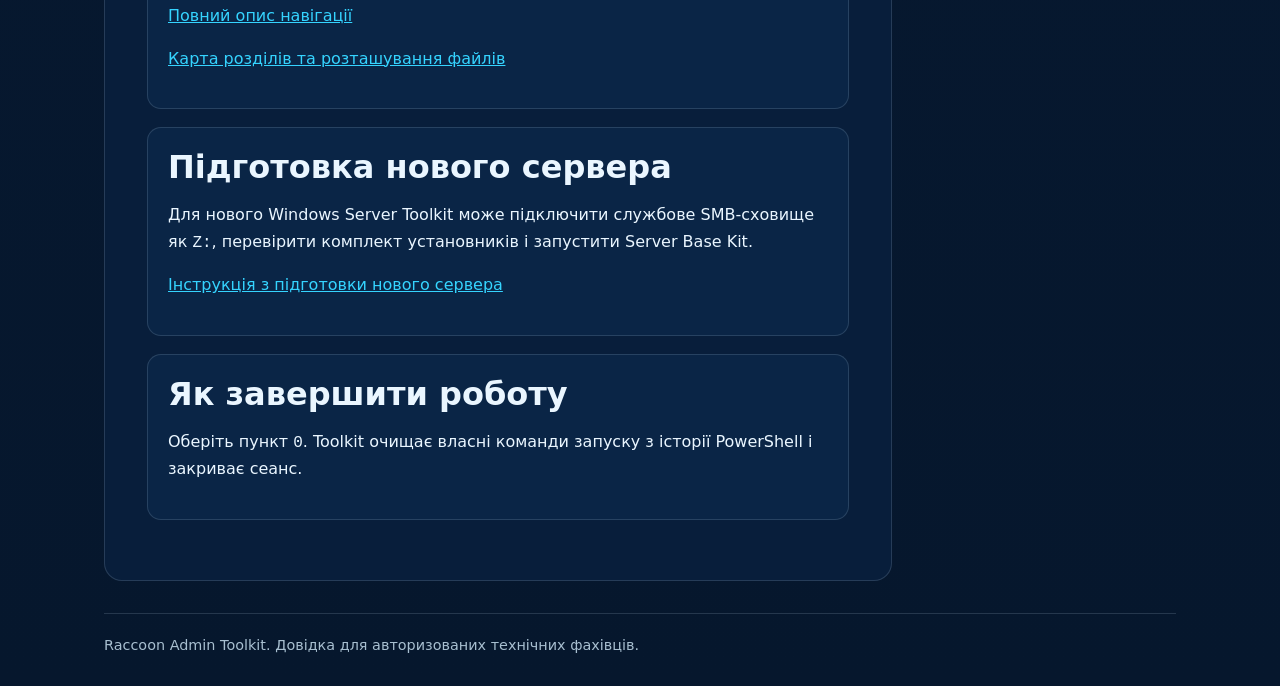
<file: docs/help/getting-started.html>
<!doctype html>
<html lang="uk">
<head>
<meta charset="utf-8">
<meta name="viewport" content="width=device-width, initial-scale=1">
<title>Початок роботи | Raccoon Admin Toolkit</title>
<link rel="stylesheet" href="style.css">
</head>
<body>
<div class="shell">
<header class="topbar">
<a class="brand" href="../index.html">Raccoon Admin Toolkit</a>
<nav class="topnav">
<a href="../index.html">Запуск</a>
<a href="tool-map.html">Карта Toolkit</a>
<a href="../faq.html">FAQ</a>
</nav>
</header>
<section class="hero">
<p class="eyebrow">Основи</p>
<h1>Початок роботи</h1>
<p class="lead">Коротка схема запуску, вимоги та поведінка Toolkit.</p>
</section>
<div class="layout"><main class="content">
<section class="tool" id="what-is-it">
<h2>Що це таке</h2>
<p>Raccoon Admin Toolkit - це меню для запуску окремих адміністративних PowerShell-модулів. Головний файл майже нічого не робить сам: він завантажує актуальний модуль із центрального сховища й запускає його в поточному сеансі.</p>
</section>
<section class="tool" id="run">
<h2>Як запустити</h2>
<pre>irm https://admintoolkit.itraccoonverse.space | iex</pre>
<p>Для системних змін відкривайте Windows PowerShell від імені адміністратора. Без підвищених прав безпечна діагностика може працювати, але адміністративні модулі будуть заблоковані.</p>
</section>
<section class="tool" id="requirements">
<h2>Вимоги</h2>
<ul>
<li>Windows.</li>
<li>Доступ до HTTPS-домену Toolkit і службових джерел Toolkit.</li>
<li>Для стабільної роботи рекомендовано Windows PowerShell 5.1 або PowerShell 7+.</li>
<li>Права адміністратора лише для пунктів із позначкою <code>[ADMIN]</code>.</li>
</ul>
</section>
<section class="tool" id="updates">
<h2>Як працюють оновлення</h2>
<p>Під час кожного запуску меню і модулі завантажуються з актуальної робочої версії. Локальну копію звичайного runtime-скрипта Toolkit не зберігає. Встановлюване програмне забезпечення, наприклад BgInfo, є окремим винятком і завжди вимагає явної дії адміністратора.</p>
</section>
<section class="tool" id="navigation">
<h2>Навігація Shell v2</h2>
<p>У звичайній консолі пункти меню вибираються клавішами <code>1-9</code> без Enter. <code>F2</code> відкриває пошук, <code>F3</code> швидкий доступ, <code>F1</code> довідку, а <code>Esc</code> повертає назад.</p>
<p><a href="navigation.html">Повний опис навігації</a></p>
<p><a href="tool-map.html">Карта розділів та розташування файлів</a></p>
</section>

<section class="tool" id="server-bootstrap">
<h2>Підготовка нового сервера</h2>
<p>Для нового Windows Server Toolkit може підключити службове SMB-сховище як <code>Z:</code>, перевірити комплект установників і запустити Server Base Kit.</p>
<p><a href="server-bootstrap.html">Інструкція з підготовки нового сервера</a></p>
</section>

<section class="tool" id="exit">
<h2>Як завершити роботу</h2>
<p>Оберіть пункт <code>0</code>. Toolkit очищає власні команди запуску з історії PowerShell і закриває сеанс.</p>
</section>
</main><aside class="sidebar">
<strong>На сторінці</strong>
<a href="#what-is-it">Що це таке</a>
<a href="#run">Запуск</a>
<a href="#requirements">Вимоги</a>
<a href="#updates">Оновлення</a>
<a href="#navigation">Навігація</a>
<a href="#server-bootstrap">Новий сервер</a>
<a href="#exit">Завершення</a>
</aside></div>
<footer>Raccoon Admin Toolkit. Довідка для авторизованих технічних фахівців.</footer>
</div>
<script src="help.js"></script>
</body>
</html>
</file>
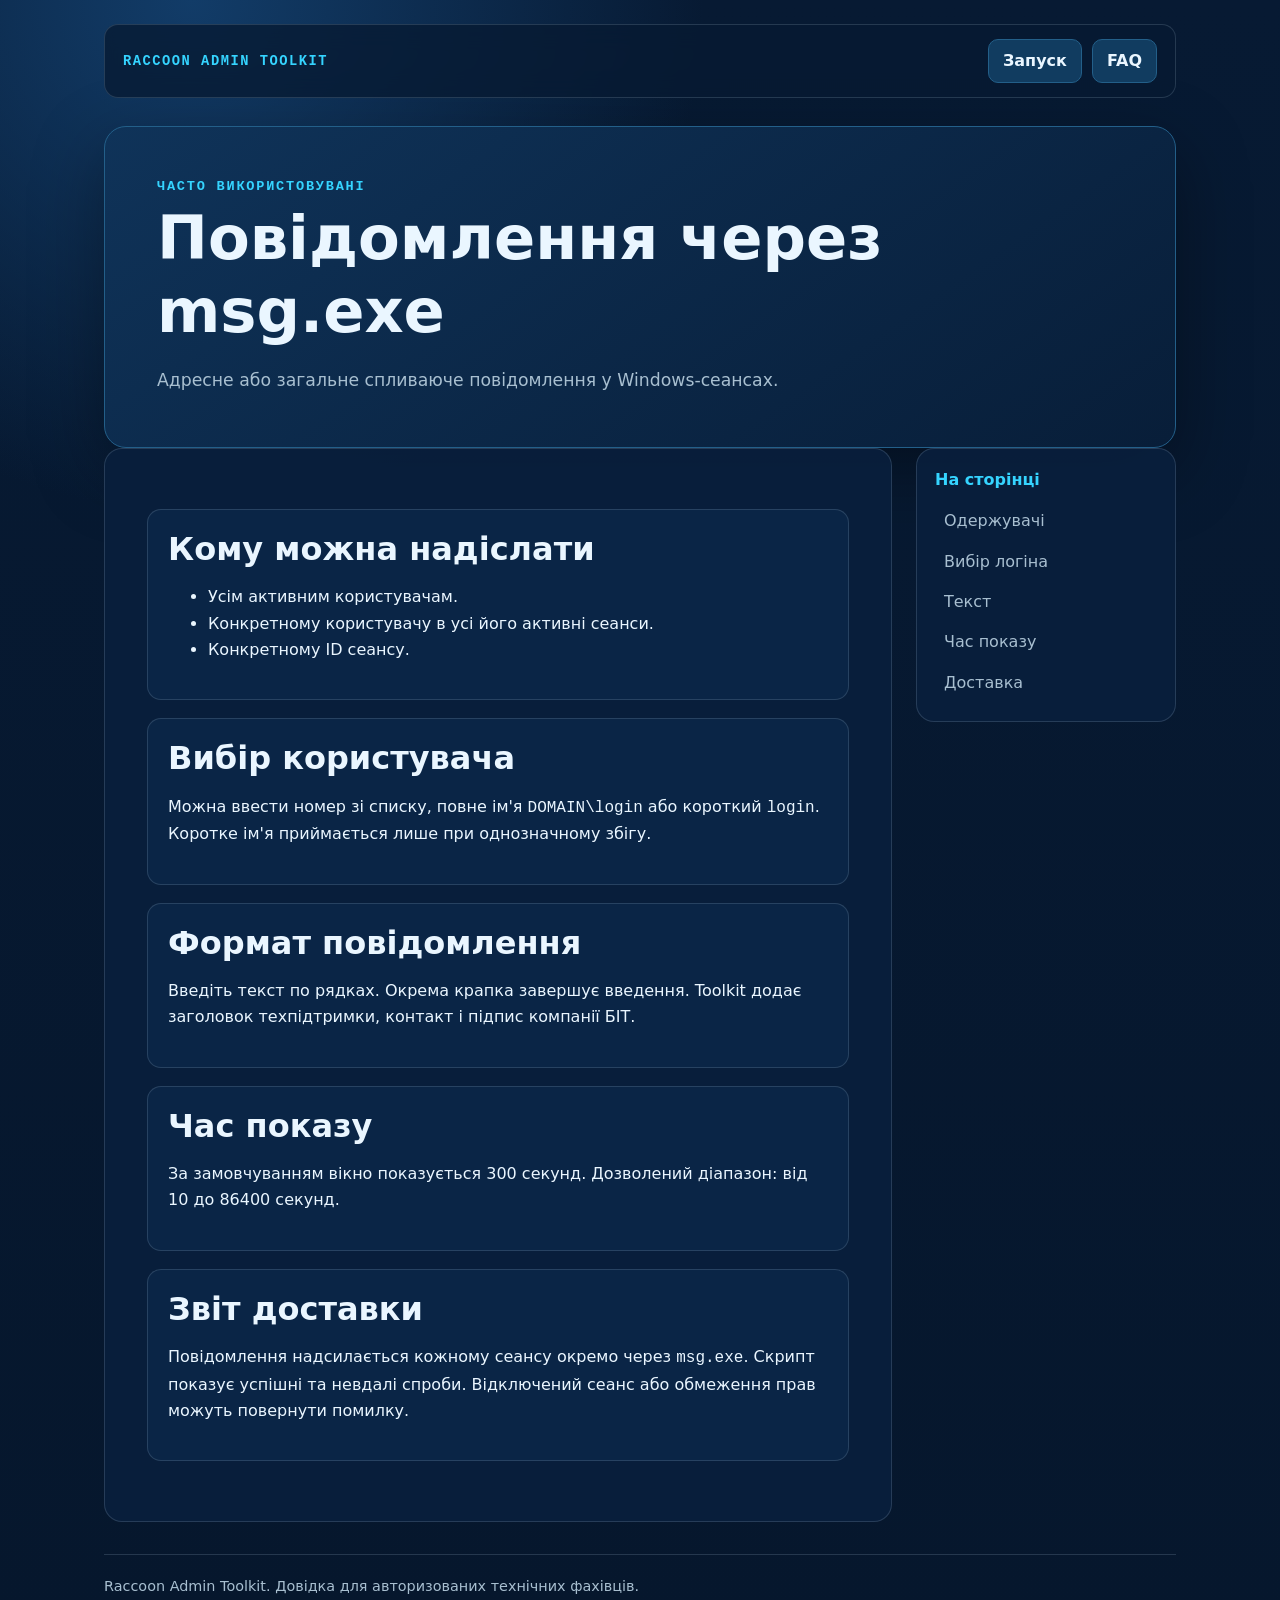
<file: docs/help/messages.html>
<!doctype html>
<html lang="uk">
<head>
<meta charset="utf-8">
<meta name="viewport" content="width=device-width, initial-scale=1">
<title>Повідомлення через msg.exe | Raccoon Admin Toolkit</title>
<link rel="stylesheet" href="style.css">
</head>
<body>
<div class="shell">
<header class="topbar">
<a class="brand" href="../index.html">Raccoon Admin Toolkit</a>
<nav class="topnav">
<a href="../index.html">Запуск</a>
<a href="../faq.html">FAQ</a>
</nav>
</header>
<section class="hero">
<p class="eyebrow">Часто використовувані</p>
<h1>Повідомлення через msg.exe</h1>
<p class="lead">Адресне або загальне спливаюче повідомлення у Windows-сеансах.</p>
</section>
<div class="layout"><main class="content">

<section class="tool" id="scope">
<h2>Кому можна надіслати</h2>
<ul>
<li>Усім активним користувачам.</li>
<li>Конкретному користувачу в усі його активні сеанси.</li>
<li>Конкретному ID сеансу.</li>
</ul>
</section>
<section class="tool" id="selection">
<h2>Вибір користувача</h2>
<p>Можна ввести номер зі списку, повне ім'я <code>DOMAIN\login</code> або короткий <code>login</code>. Коротке ім'я приймається лише при однозначному збігу.</p>
</section>
<section class="tool" id="message">
<h2>Формат повідомлення</h2>
<p>Введіть текст по рядках. Окрема крапка завершує введення. Toolkit додає заголовок техпідтримки, контакт і підпис компанії БІТ.</p>
</section>
<section class="tool" id="timeout">
<h2>Час показу</h2>
<p>За замовчуванням вікно показується 300 секунд. Дозволений діапазон: від 10 до 86400 секунд.</p>
</section>
<section class="tool" id="delivery">
<h2>Звіт доставки</h2>
<p>Повідомлення надсилається кожному сеансу окремо через <code>msg.exe</code>. Скрипт показує успішні та невдалі спроби. Відключений сеанс або обмеження прав можуть повернути помилку.</p>
</section>

</main><aside class="sidebar">
<strong>На сторінці</strong>
<a href="#scope">Одержувачі</a>
<a href="#selection">Вибір логіна</a>
<a href="#message">Текст</a>
<a href="#timeout">Час показу</a>
<a href="#delivery">Доставка</a>
</aside></div>
<footer>Raccoon Admin Toolkit. Довідка для авторизованих технічних фахівців.</footer>
</div>
<script src="help.js"></script>
</body>
</html>
</file>
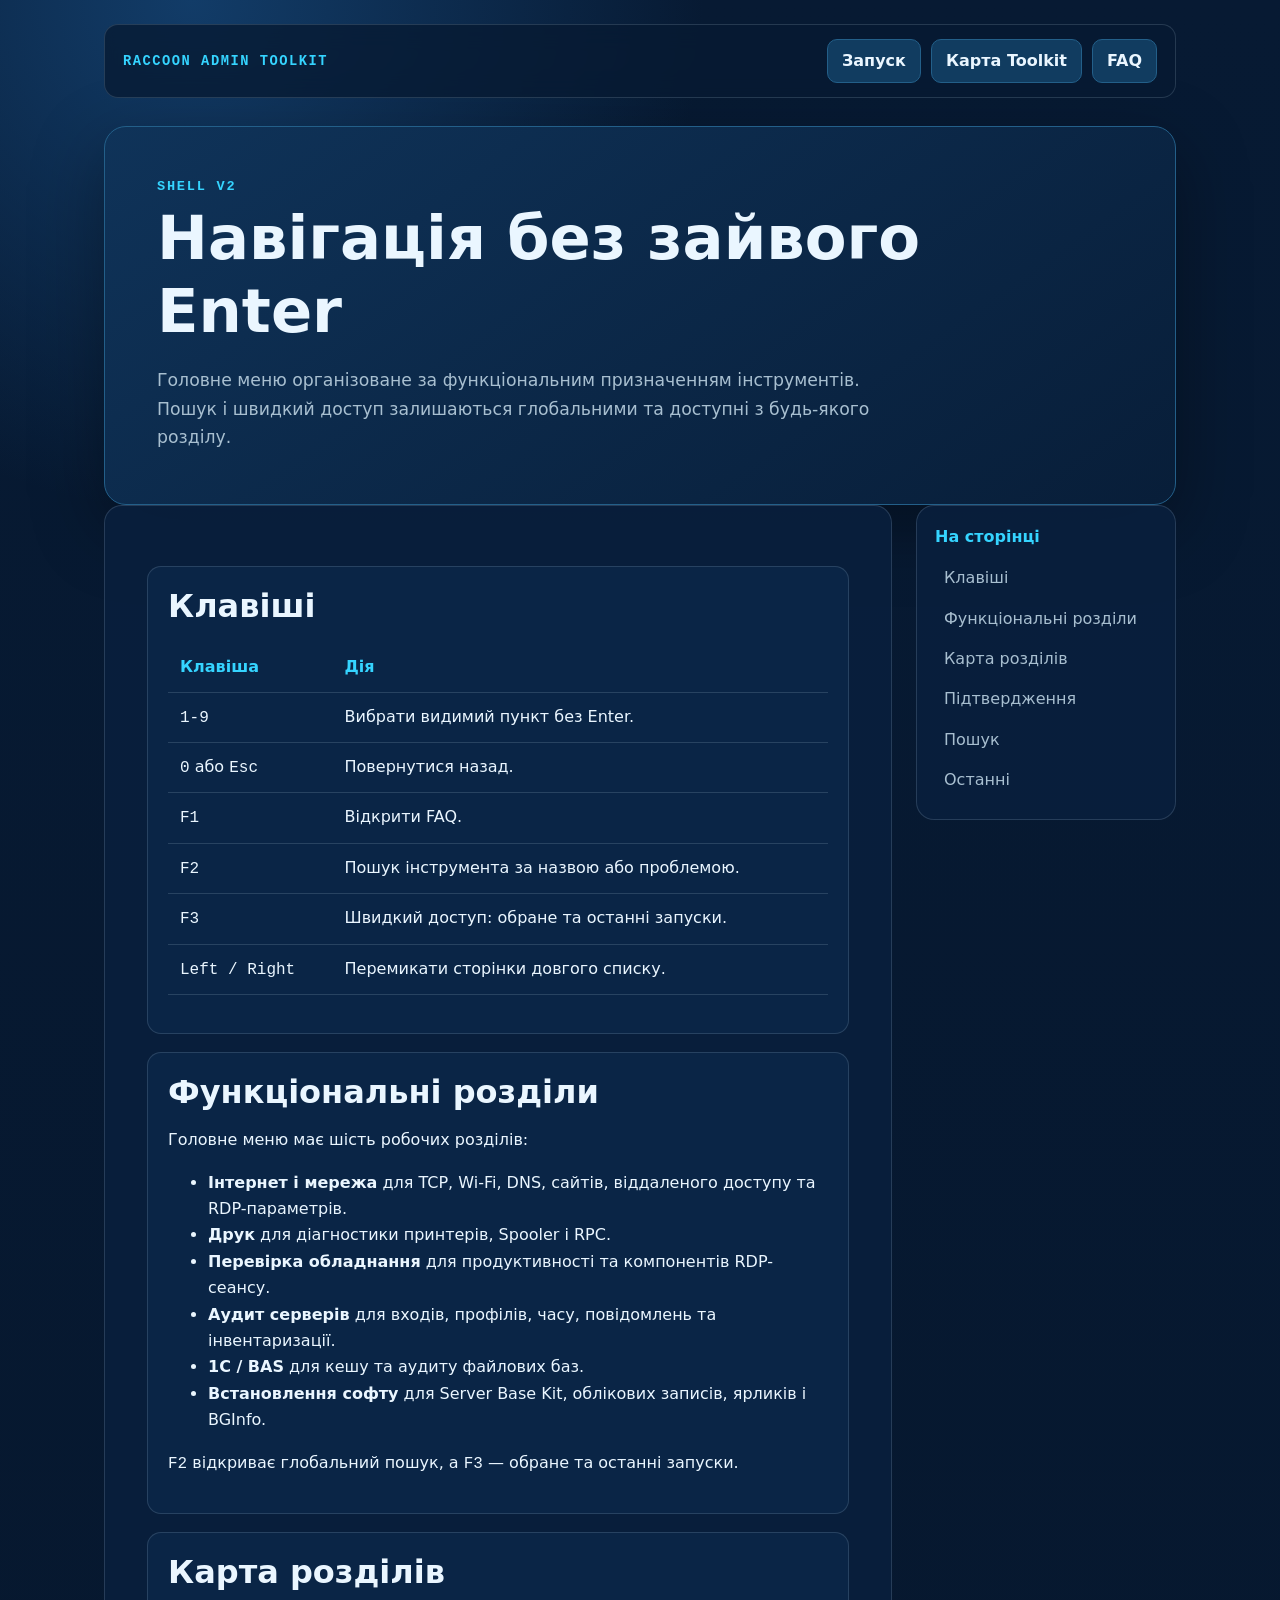
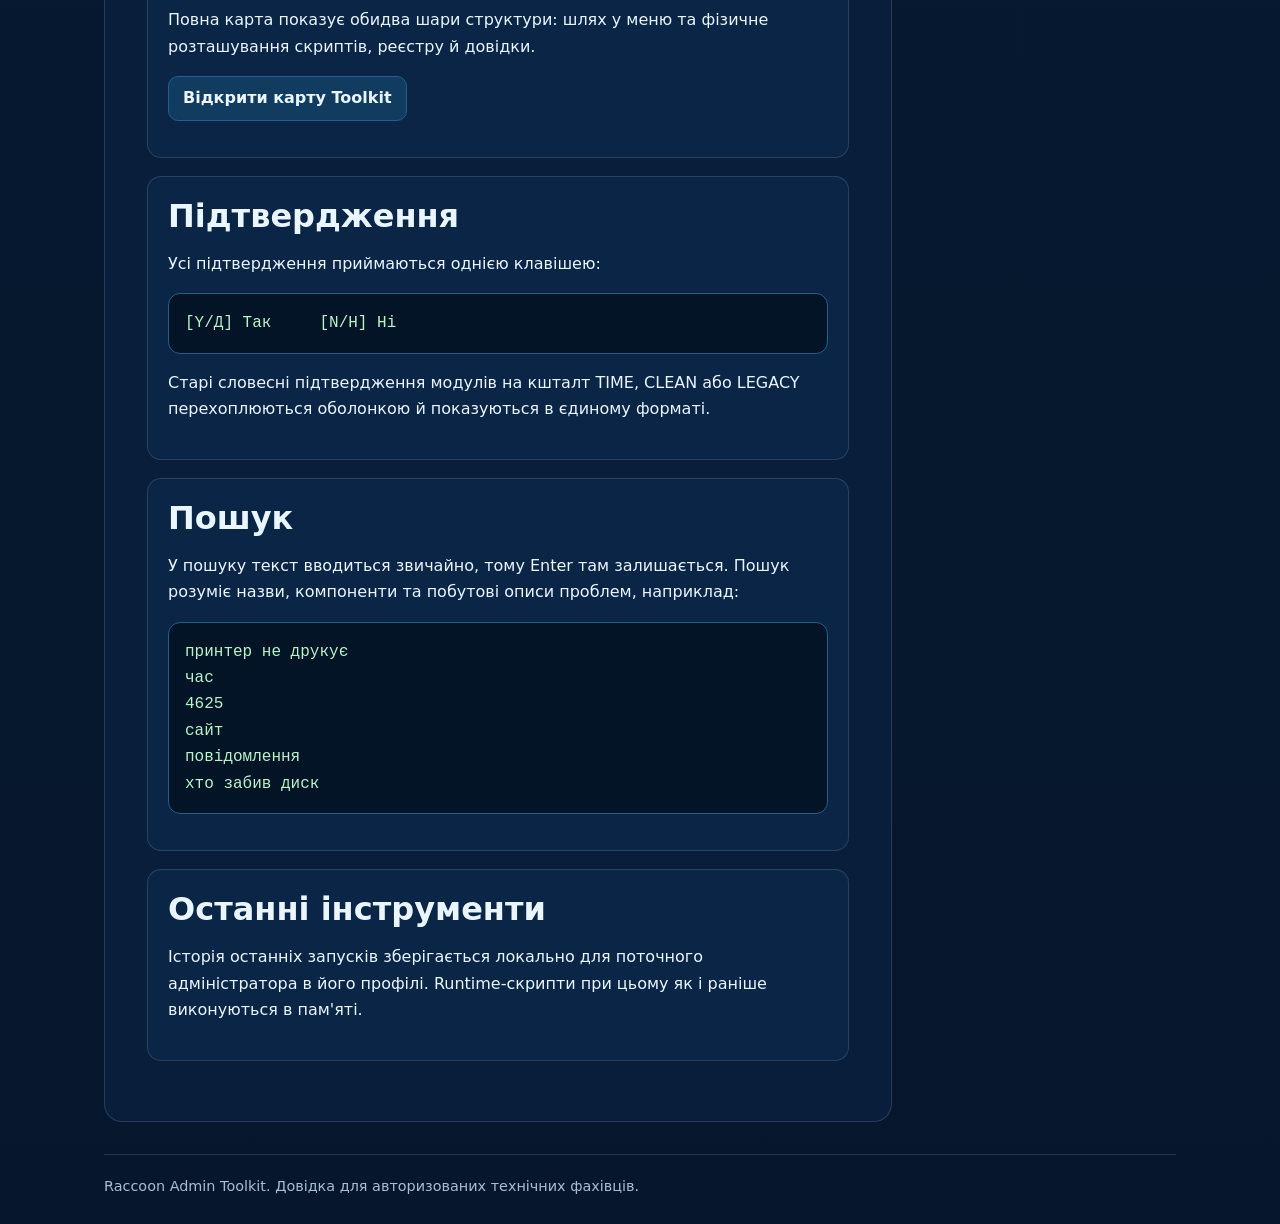
<file: docs/help/navigation.html>
<!doctype html>
<html lang="uk">
<head>
<meta charset="utf-8">
<meta name="viewport" content="width=device-width, initial-scale=1">
<title>Навігація Shell v2 | Raccoon Admin Toolkit</title>
<link rel="stylesheet" href="style.css">
</head>
<body>
<div class="shell">
<header class="topbar">
<a class="brand" href="../index.html">Raccoon Admin Toolkit</a>
<nav class="topnav">
<a href="../index.html">Запуск</a>
<a href="tool-map.html">Карта Toolkit</a>
<a href="../faq.html">FAQ</a>
</nav>
</header>
<section class="hero">
<p class="eyebrow">Shell v2</p>
<h1>Навігація без зайвого Enter</h1>
<p class="lead">Головне меню організоване за функціональним призначенням інструментів. Пошук і швидкий доступ залишаються глобальними та доступні з будь-якого розділу.</p>
</section>
<div class="layout"><main class="content">
<section class="tool" id="keys">
<h2>Клавіші</h2>
<table>
<thead><tr><th>Клавіша</th><th>Дія</th></tr></thead>
<tbody>
<tr><td><code>1-9</code></td><td>Вибрати видимий пункт без Enter.</td></tr>
<tr><td><code>0</code> або <code>Esc</code></td><td>Повернутися назад.</td></tr>
<tr><td><code>F1</code></td><td>Відкрити FAQ.</td></tr>
<tr><td><code>F2</code></td><td>Пошук інструмента за назвою або проблемою.</td></tr>
<tr><td><code>F3</code></td><td>Швидкий доступ: обране та останні запуски.</td></tr>
<tr><td><code>Left / Right</code></td><td>Перемикати сторінки довгого списку.</td></tr>
</tbody>
</table>
</section>
<section class="tool" id="modes">
<h2>Функціональні розділи</h2>
<p>Головне меню має шість робочих розділів:</p>
<ul>
<li><strong>Інтернет і мережа</strong> для TCP, Wi-Fi, DNS, сайтів, віддаленого доступу та RDP-параметрів.</li>
<li><strong>Друк</strong> для діагностики принтерів, Spooler і RPC.</li>
<li><strong>Перевірка обладнання</strong> для продуктивності та компонентів RDP-сеансу.</li>
<li><strong>Аудит серверів</strong> для входів, профілів, часу, повідомлень та інвентаризації.</li>
<li><strong>1С / BAS</strong> для кешу та аудиту файлових баз.</li>
<li><strong>Встановлення софту</strong> для Server Base Kit, облікових записів, ярликів і BGInfo.</li>
</ul>
<p><code>F2</code> відкриває глобальний пошук, а <code>F3</code> — обране та останні запуски.</p>
</section>
<section class="tool" id="map">
<h2>Карта розділів</h2>
<p>Повна карта показує обидва шари структури: шлях у меню та фізичне розташування скриптів, реєстру й довідки.</p>
<p><a class="button" href="tool-map.html">Відкрити карту Toolkit</a></p>
</section>
<section class="tool" id="confirm">
<h2>Підтвердження</h2>
<p>Усі підтвердження приймаються однією клавішею:</p>
<pre>[Y/Д] Так     [N/Н] Ні</pre>
<p>Старі словесні підтвердження модулів на кшталт TIME, CLEAN або LEGACY перехоплюються оболонкою й показуються в єдиному форматі.</p>
</section>
<section class="tool" id="search">
<h2>Пошук</h2>
<p>У пошуку текст вводиться звичайно, тому Enter там залишається. Пошук розуміє назви, компоненти та побутові описи проблем, наприклад:</p>
<pre>принтер не друкує
час
4625
сайт
повідомлення
хто забив диск</pre>
</section>
<section class="tool" id="recent">
<h2>Останні інструменти</h2>
<p>Історія останніх запусків зберігається локально для поточного адміністратора в його профілі. Runtime-скрипти при цьому як і раніше виконуються в пам'яті.</p>
</section>
</main><aside class="sidebar">
<strong>На сторінці</strong>
<a href="#keys">Клавіші</a>
<a href="#modes">Функціональні розділи</a>
<a href="#map">Карта розділів</a>
<a href="#confirm">Підтвердження</a>
<a href="#search">Пошук</a>
<a href="#recent">Останні</a>
</aside></div>
<footer>Raccoon Admin Toolkit. Довідка для авторизованих технічних фахівців.</footer>
</div>
<script src="help.js"></script>
</body>
</html>
</file>
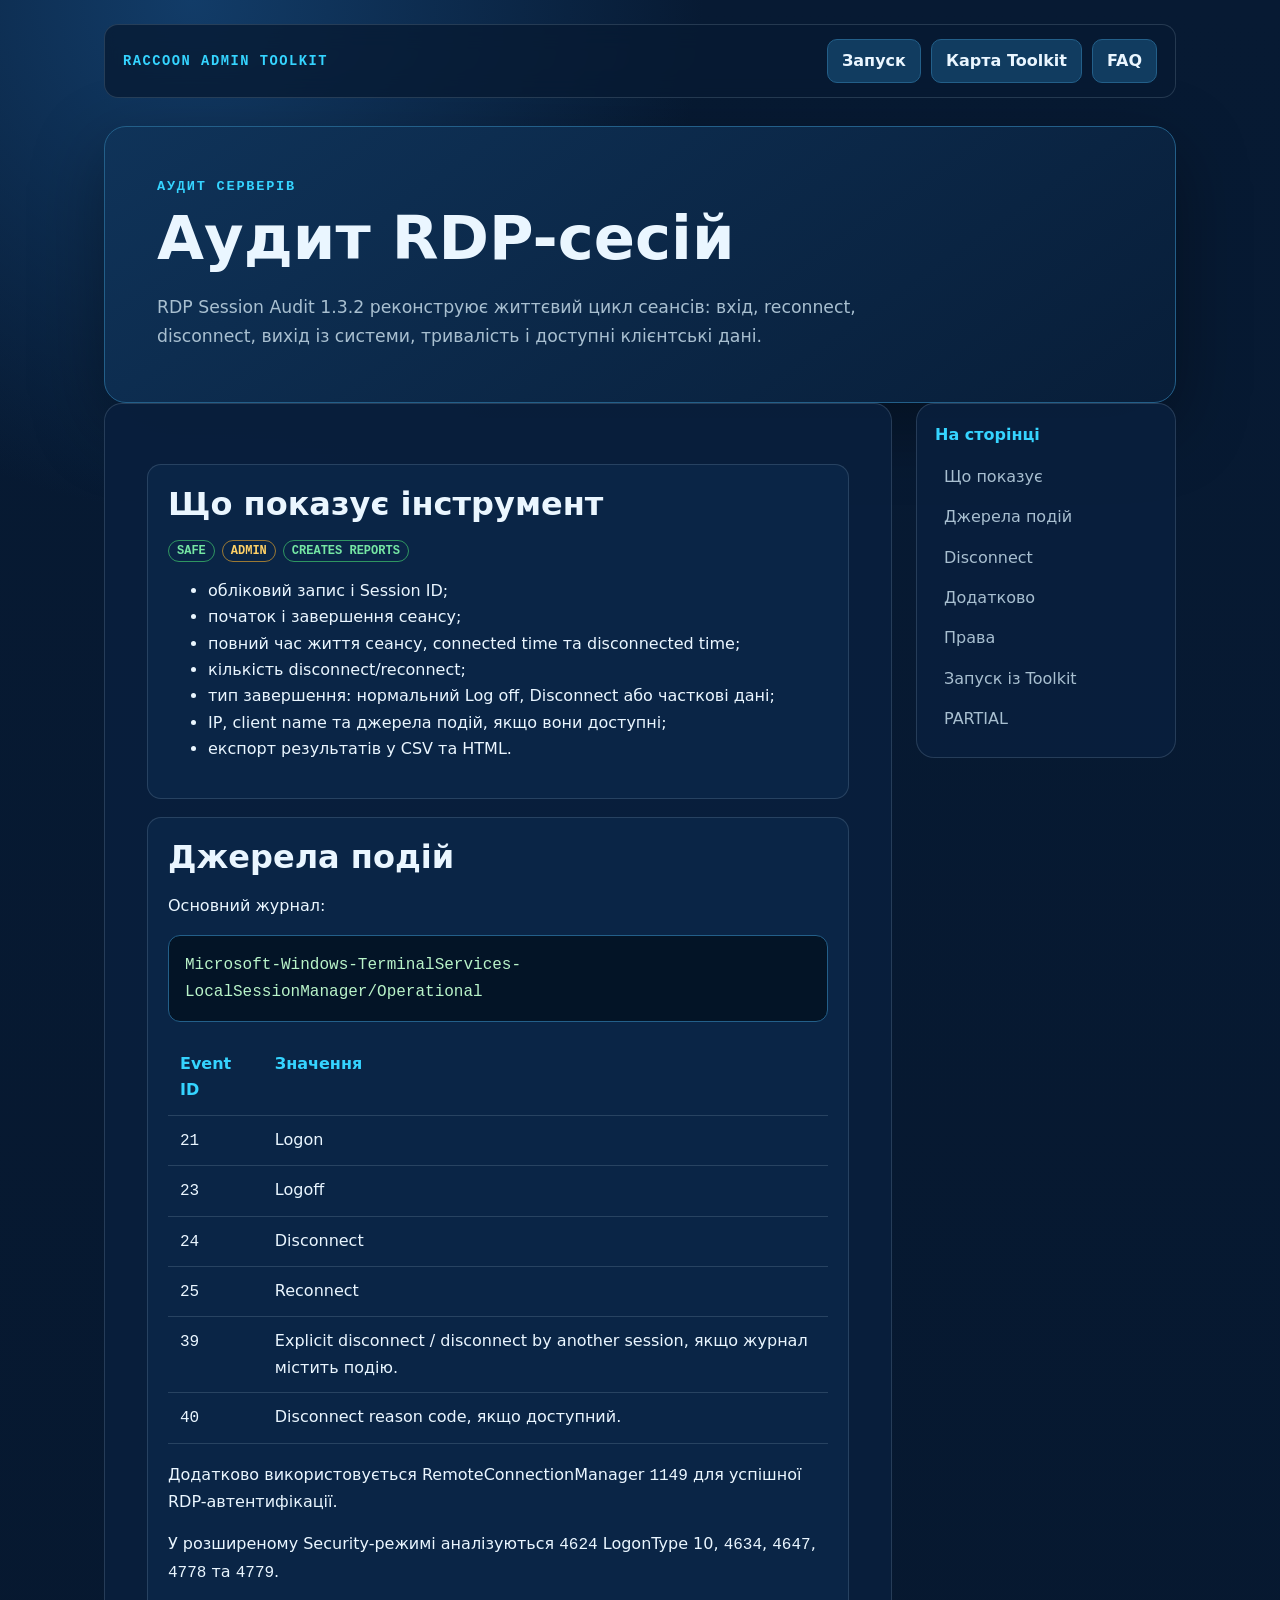
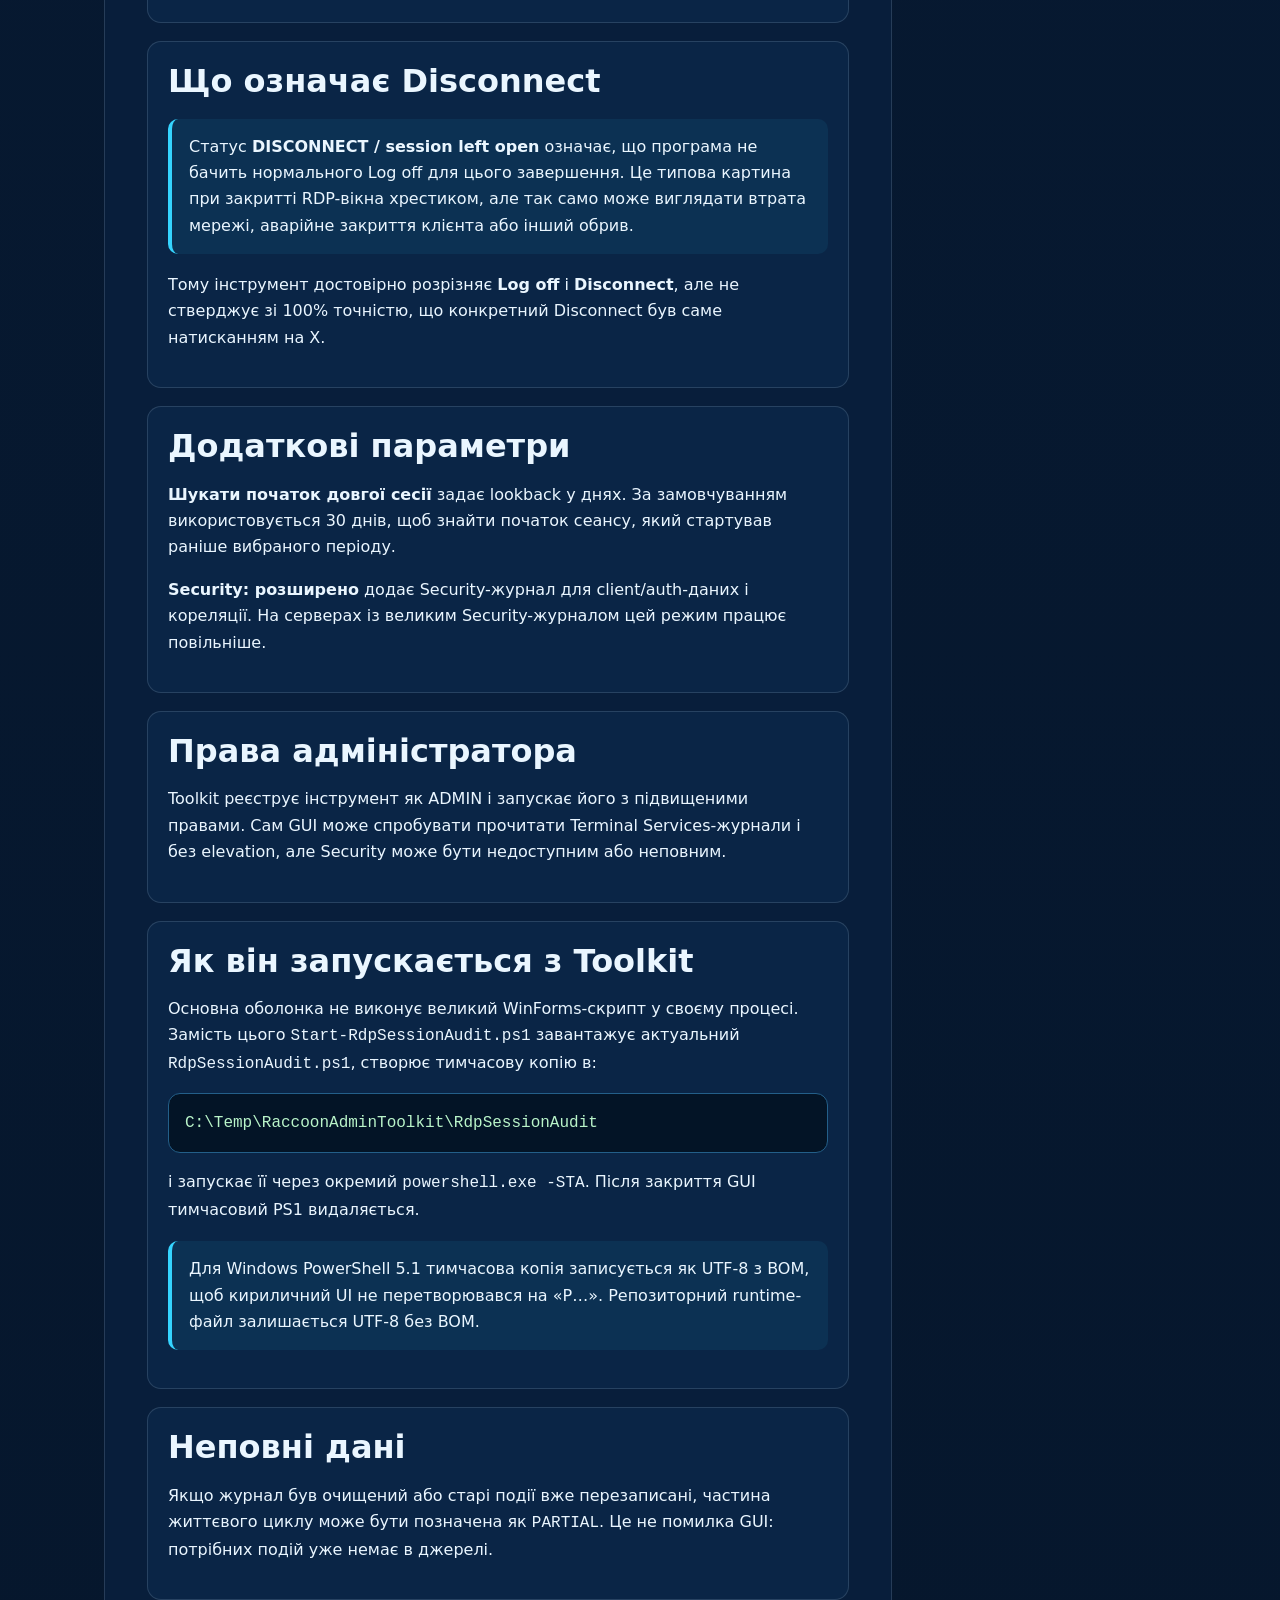
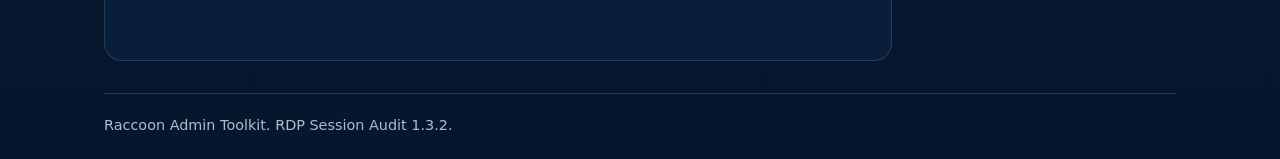
<file: docs/help/rdp-session-audit.html>
<!doctype html>
<html lang="uk">
<head>
<meta charset="utf-8">
<meta name="viewport" content="width=device-width, initial-scale=1">
<title>Аудит RDP-сесій | Raccoon Admin Toolkit</title>
<link rel="stylesheet" href="style.css">
</head>
<body>
<div class="shell">
<header class="topbar">
<a class="brand" href="../index.html">Raccoon Admin Toolkit</a>
<nav class="topnav">
<a href="../index.html">Запуск</a>
<a href="tool-map.html">Карта Toolkit</a>
<a href="../faq.html">FAQ</a>
</nav>
</header>

<section class="hero">
<p class="eyebrow">Аудит серверів</p>
<h1>Аудит RDP-сесій</h1>
<p class="lead">RDP Session Audit 1.3.2 реконструює життєвий цикл сеансів: вхід, reconnect, disconnect, вихід із системи, тривалість і доступні клієнтські дані.</p>
</section>

<div class="layout">
<main class="content">

<section class="tool" id="purpose">
<h2>Що показує інструмент</h2>
<div class="badges"><span class="badge safe">SAFE</span><span class="badge warn">ADMIN</span><span class="badge safe">CREATES REPORTS</span></div>
<ul>
<li>обліковий запис і Session ID;</li>
<li>початок і завершення сеансу;</li>
<li>повний час життя сеансу, connected time та disconnected time;</li>
<li>кількість disconnect/reconnect;</li>
<li>тип завершення: нормальний Log off, Disconnect або часткові дані;</li>
<li>IP, client name та джерела подій, якщо вони доступні;</li>
<li>експорт результатів у CSV та HTML.</li>
</ul>
</section>

<section class="tool" id="sources">
<h2>Джерела подій</h2>
<p>Основний журнал:</p>
<pre>Microsoft-Windows-TerminalServices-LocalSessionManager/Operational</pre>
<table>
<thead><tr><th>Event ID</th><th>Значення</th></tr></thead>
<tbody>
<tr><td><code>21</code></td><td>Logon</td></tr>
<tr><td><code>23</code></td><td>Logoff</td></tr>
<tr><td><code>24</code></td><td>Disconnect</td></tr>
<tr><td><code>25</code></td><td>Reconnect</td></tr>
<tr><td><code>39</code></td><td>Explicit disconnect / disconnect by another session, якщо журнал містить подію.</td></tr>
<tr><td><code>40</code></td><td>Disconnect reason code, якщо доступний.</td></tr>
</tbody>
</table>

<p>Додатково використовується RemoteConnectionManager <code>1149</code> для успішної RDP-автентифікації.</p>
<p>У розширеному Security-режимі аналізуються <code>4624</code> LogonType 10, <code>4634</code>, <code>4647</code>, <code>4778</code> та <code>4779</code>.</p>
</section>

<section class="tool" id="disconnect">
<h2>Що означає Disconnect</h2>
<div class="note">Статус <strong>DISCONNECT / session left open</strong> означає, що програма не бачить нормального Log off для цього завершення. Це типова картина при закритті RDP-вікна хрестиком, але так само може виглядати втрата мережі, аварійне закриття клієнта або інший обрив.</div>
<p>Тому інструмент достовірно розрізняє <strong>Log off</strong> і <strong>Disconnect</strong>, але не стверджує зі 100% точністю, що конкретний Disconnect був саме натисканням на X.</p>
</section>

<section class="tool" id="options">
<h2>Додаткові параметри</h2>
<p><strong>Шукати початок довгої сесії</strong> задає lookback у днях. За замовчуванням використовується 30 днів, щоб знайти початок сеансу, який стартував раніше вибраного періоду.</p>
<p><strong>Security: розширено</strong> додає Security-журнал для client/auth-даних і кореляції. На серверах із великим Security-журналом цей режим працює повільніше.</p>
</section>

<section class="tool" id="rights">
<h2>Права адміністратора</h2>
<p>Toolkit реєструє інструмент як ADMIN і запускає його з підвищеними правами. Сам GUI може спробувати прочитати Terminal Services-журнали і без elevation, але Security може бути недоступним або неповним.</p>
</section>

<section class="tool" id="launch">
<h2>Як він запускається з Toolkit</h2>
<p>Основна оболонка не виконує великий WinForms-скрипт у своєму процесі. Замість цього <code>Start-RdpSessionAudit.ps1</code> завантажує актуальний <code>RdpSessionAudit.ps1</code>, створює тимчасову копію в:</p>
<pre>C:\Temp\RaccoonAdminToolkit\RdpSessionAudit</pre>
<p>і запускає її через окремий <code>powershell.exe -STA</code>. Після закриття GUI тимчасовий PS1 видаляється.</p>
<div class="note">Для Windows PowerShell 5.1 тимчасова копія записується як UTF-8 з BOM, щоб кириличний UI не перетворювався на «Р…». Репозиторний runtime-файл залишається UTF-8 без BOM.</div>
</section>

<section class="tool" id="partial">
<h2>Неповні дані</h2>
<p>Якщо журнал був очищений або старі події вже перезаписані, частина життєвого циклу може бути позначена як <code>PARTIAL</code>. Це не помилка GUI: потрібних подій уже немає в джерелі.</p>
</section>

</main>

<aside class="sidebar">
<strong>На сторінці</strong>
<a href="#purpose">Що показує</a>
<a href="#sources">Джерела подій</a>
<a href="#disconnect">Disconnect</a>
<a href="#options">Додатково</a>
<a href="#rights">Права</a>
<a href="#launch">Запуск із Toolkit</a>
<a href="#partial">PARTIAL</a>
</aside>
</div>

<footer>Raccoon Admin Toolkit. RDP Session Audit 1.3.2.</footer>
</div>
<script src="help.js"></script>
</body>
</html>
</file>
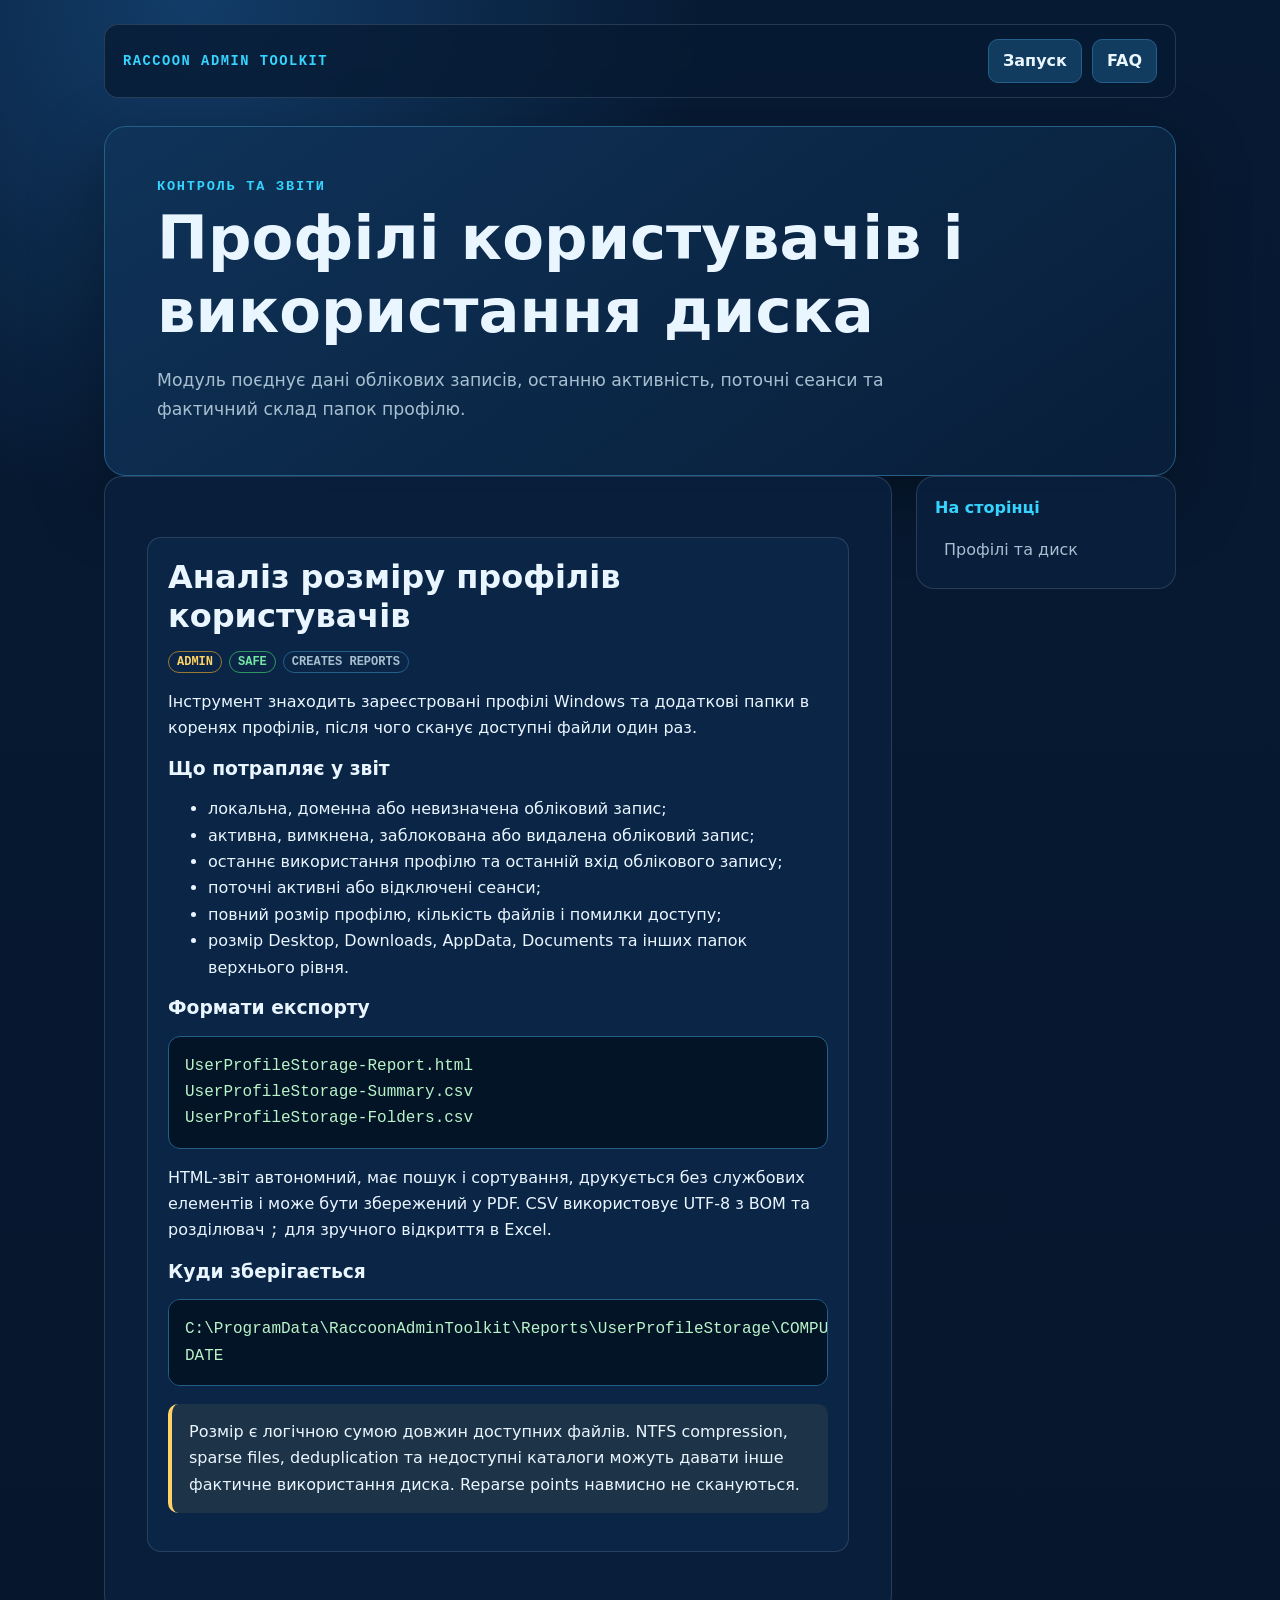
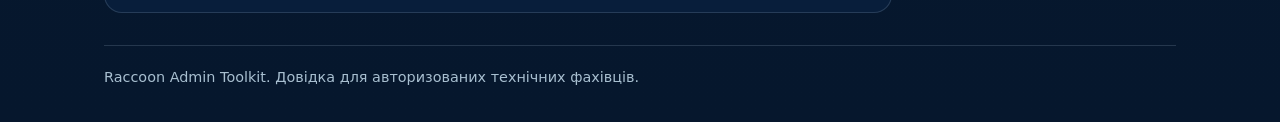
<file: docs/help/reports.html>
<!doctype html>
<html lang="uk">
<head>
<meta charset="utf-8">
<meta name="viewport" content="width=device-width, initial-scale=1">
<title>Контроль та звіти | Raccoon Admin Toolkit</title>
<link rel="stylesheet" href="style.css">
</head>
<body>
<div class="shell">
<header class="topbar">
<a class="brand" href="../index.html">Raccoon Admin Toolkit</a>
<nav class="topnav">
<a href="../index.html">Запуск</a>
<a href="../faq.html">FAQ</a>
</nav>
</header>
<section class="hero">
<p class="eyebrow">Контроль та звіти</p>
<h1>Профілі користувачів і використання диска</h1>
<p class="lead">Модуль поєднує дані облікових записів, останню активність, поточні сеанси та фактичний склад папок профілю.</p>
</section>
<div class="layout"><main class="content">
<section class="tool" id="profile-storage">
<h2>Аналіз розміру профілів користувачів</h2>
<div class="badges">
<span class="badge warn">ADMIN</span>
<span class="badge safe">SAFE</span>
<span class="badge">CREATES REPORTS</span>
</div>
<p>Інструмент знаходить зареєстровані профілі Windows та додаткові папки в коренях профілів, після чого сканує доступні файли один раз.</p>
<h3>Що потрапляє у звіт</h3>
<ul>
<li>локальна, доменна або невизначена обліковий запис;</li>
<li>активна, вимкнена, заблокована або видалена обліковий запис;</li>
<li>останнє використання профілю та останній вхід облікового запису;</li>
<li>поточні активні або відключені сеанси;</li>
<li>повний розмір профілю, кількість файлів і помилки доступу;</li>
<li>розмір Desktop, Downloads, AppData, Documents та інших папок верхнього рівня.</li>
</ul>
<h3>Формати експорту</h3>
<pre>UserProfileStorage-Report.html
UserProfileStorage-Summary.csv
UserProfileStorage-Folders.csv</pre>
<p>HTML-звіт автономний, має пошук і сортування, друкується без службових елементів і може бути збережений у PDF. CSV використовує UTF-8 з BOM та розділювач <code>;</code> для зручного відкриття в Excel.</p>
<h3>Куди зберігається</h3>
<pre>C:\ProgramData\RaccoonAdminToolkit\Reports\UserProfileStorage\COMPUTER-DATE</pre>
<div class="warning">Розмір є логічною сумою довжин доступних файлів. NTFS compression, sparse files, deduplication та недоступні каталоги можуть давати інше фактичне використання диска. Reparse points навмисно не скануються.</div>
</section>
</main><aside class="sidebar">
<strong>На сторінці</strong>
<a href="#profile-storage">Профілі та диск</a>
</aside></div>
<footer>Raccoon Admin Toolkit. Довідка для авторизованих технічних фахівців.</footer>
</div>
<script src="help.js"></script>
</body>
</html>
</file>
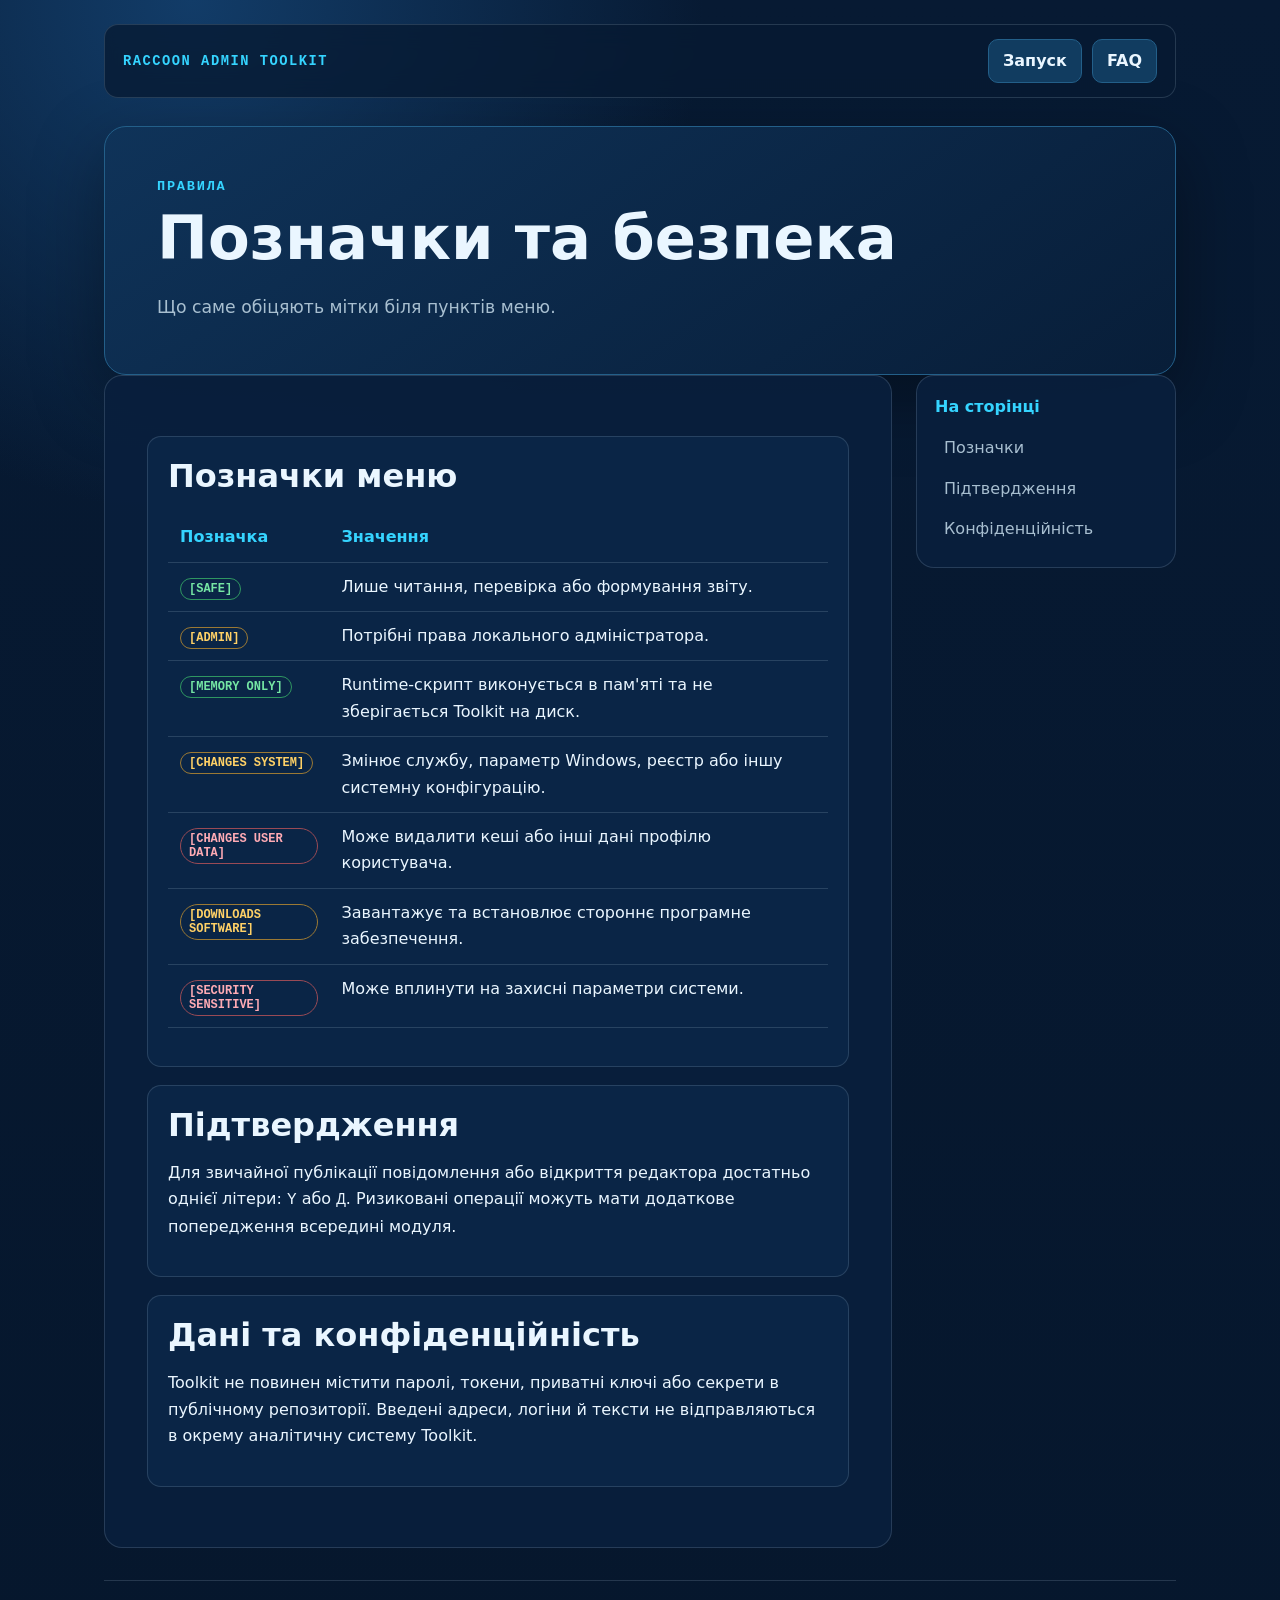
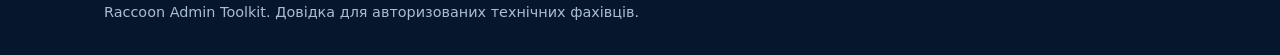
<file: docs/help/security.html>
<!doctype html>
<html lang="uk">
<head>
<meta charset="utf-8">
<meta name="viewport" content="width=device-width, initial-scale=1">
<title>Позначки та безпека | Raccoon Admin Toolkit</title>
<link rel="stylesheet" href="style.css">
</head>
<body>
<div class="shell">
<header class="topbar">
<a class="brand" href="../index.html">Raccoon Admin Toolkit</a>
<nav class="topnav">
<a href="../index.html">Запуск</a>
<a href="../faq.html">FAQ</a>
</nav>
</header>
<section class="hero">
<p class="eyebrow">Правила</p>
<h1>Позначки та безпека</h1>
<p class="lead">Що саме обіцяють мітки біля пунктів меню.</p>
</section>
<div class="layout"><main class="content">

<section class="tool" id="labels">
<h2>Позначки меню</h2>
<table><thead><tr><th>Позначка</th><th>Значення</th></tr></thead><tbody><tr><td><span class="badge safe">[SAFE]</span></td><td>Лише читання, перевірка або формування звіту.</td></tr>
<tr><td><span class="badge warn">[ADMIN]</span></td><td>Потрібні права локального адміністратора.</td></tr>
<tr><td><span class="badge safe">[MEMORY ONLY]</span></td><td>Runtime-скрипт виконується в пам&#x27;яті та не зберігається Toolkit на диск.</td></tr>
<tr><td><span class="badge warn">[CHANGES SYSTEM]</span></td><td>Змінює службу, параметр Windows, реєстр або іншу системну конфігурацію.</td></tr>
<tr><td><span class="badge danger">[CHANGES USER DATA]</span></td><td>Може видалити кеші або інші дані профілю користувача.</td></tr>
<tr><td><span class="badge warn">[DOWNLOADS SOFTWARE]</span></td><td>Завантажує та встановлює стороннє програмне забезпечення.</td></tr>
<tr><td><span class="badge danger">[SECURITY SENSITIVE]</span></td><td>Може вплинути на захисні параметри системи.</td></tr></tbody></table>
</section>
<section class="tool" id="confirmations">
<h2>Підтвердження</h2>
<p>Для звичайної публікації повідомлення або відкриття редактора достатньо однієї літери: <code>Y</code> або <code>Д</code>. Ризиковані операції можуть мати додаткове попередження всередині модуля.</p>
</section>
<section class="tool" id="privacy">
<h2>Дані та конфіденційність</h2>
<p>Toolkit не повинен містити паролі, токени, приватні ключі або секрети в публічному репозиторії. Введені адреси, логіни й тексти не відправляються в окрему аналітичну систему Toolkit.</p>
</section>

</main><aside class="sidebar">
<strong>На сторінці</strong>
<a href="#labels">Позначки</a>
<a href="#confirmations">Підтвердження</a>
<a href="#privacy">Конфіденційність</a>

</aside></div>
<footer>Raccoon Admin Toolkit. Довідка для авторизованих технічних фахівців.</footer>
</div>
<script src="help.js"></script>
</body>
</html>
</file>
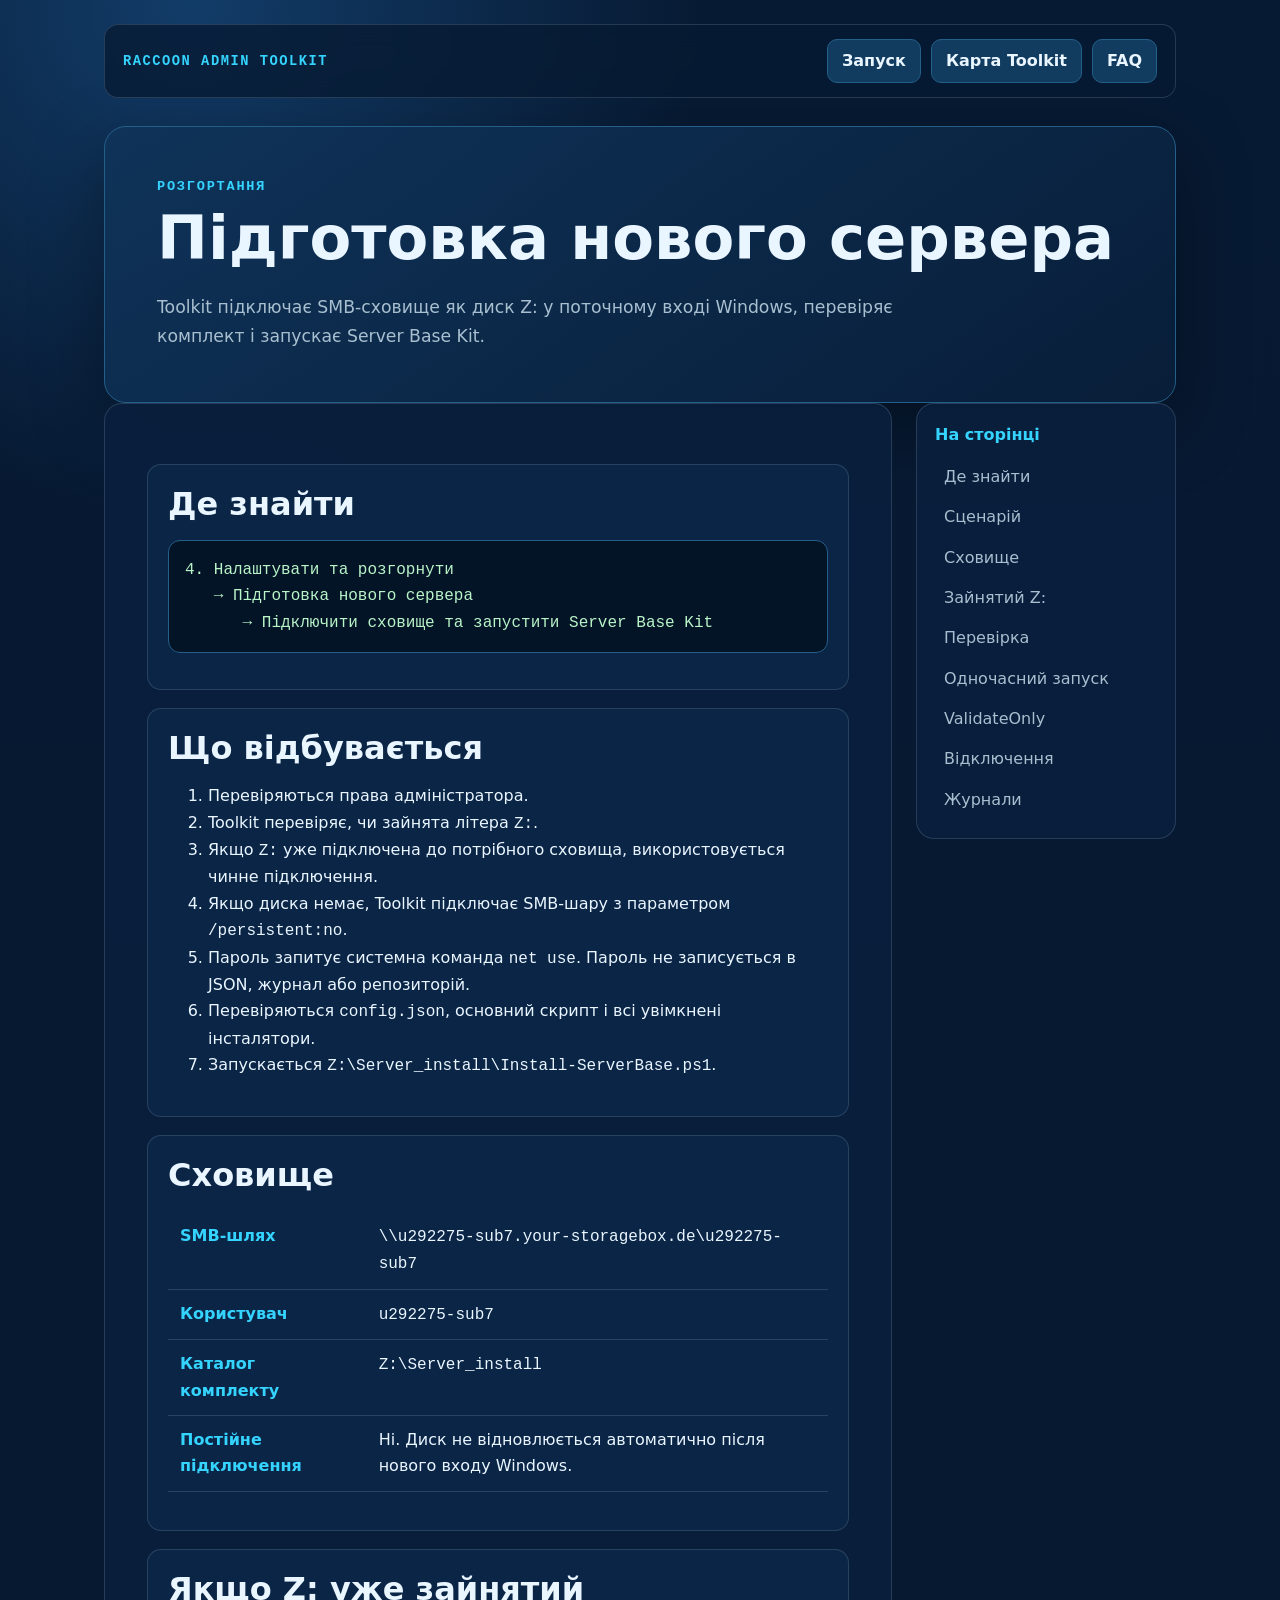
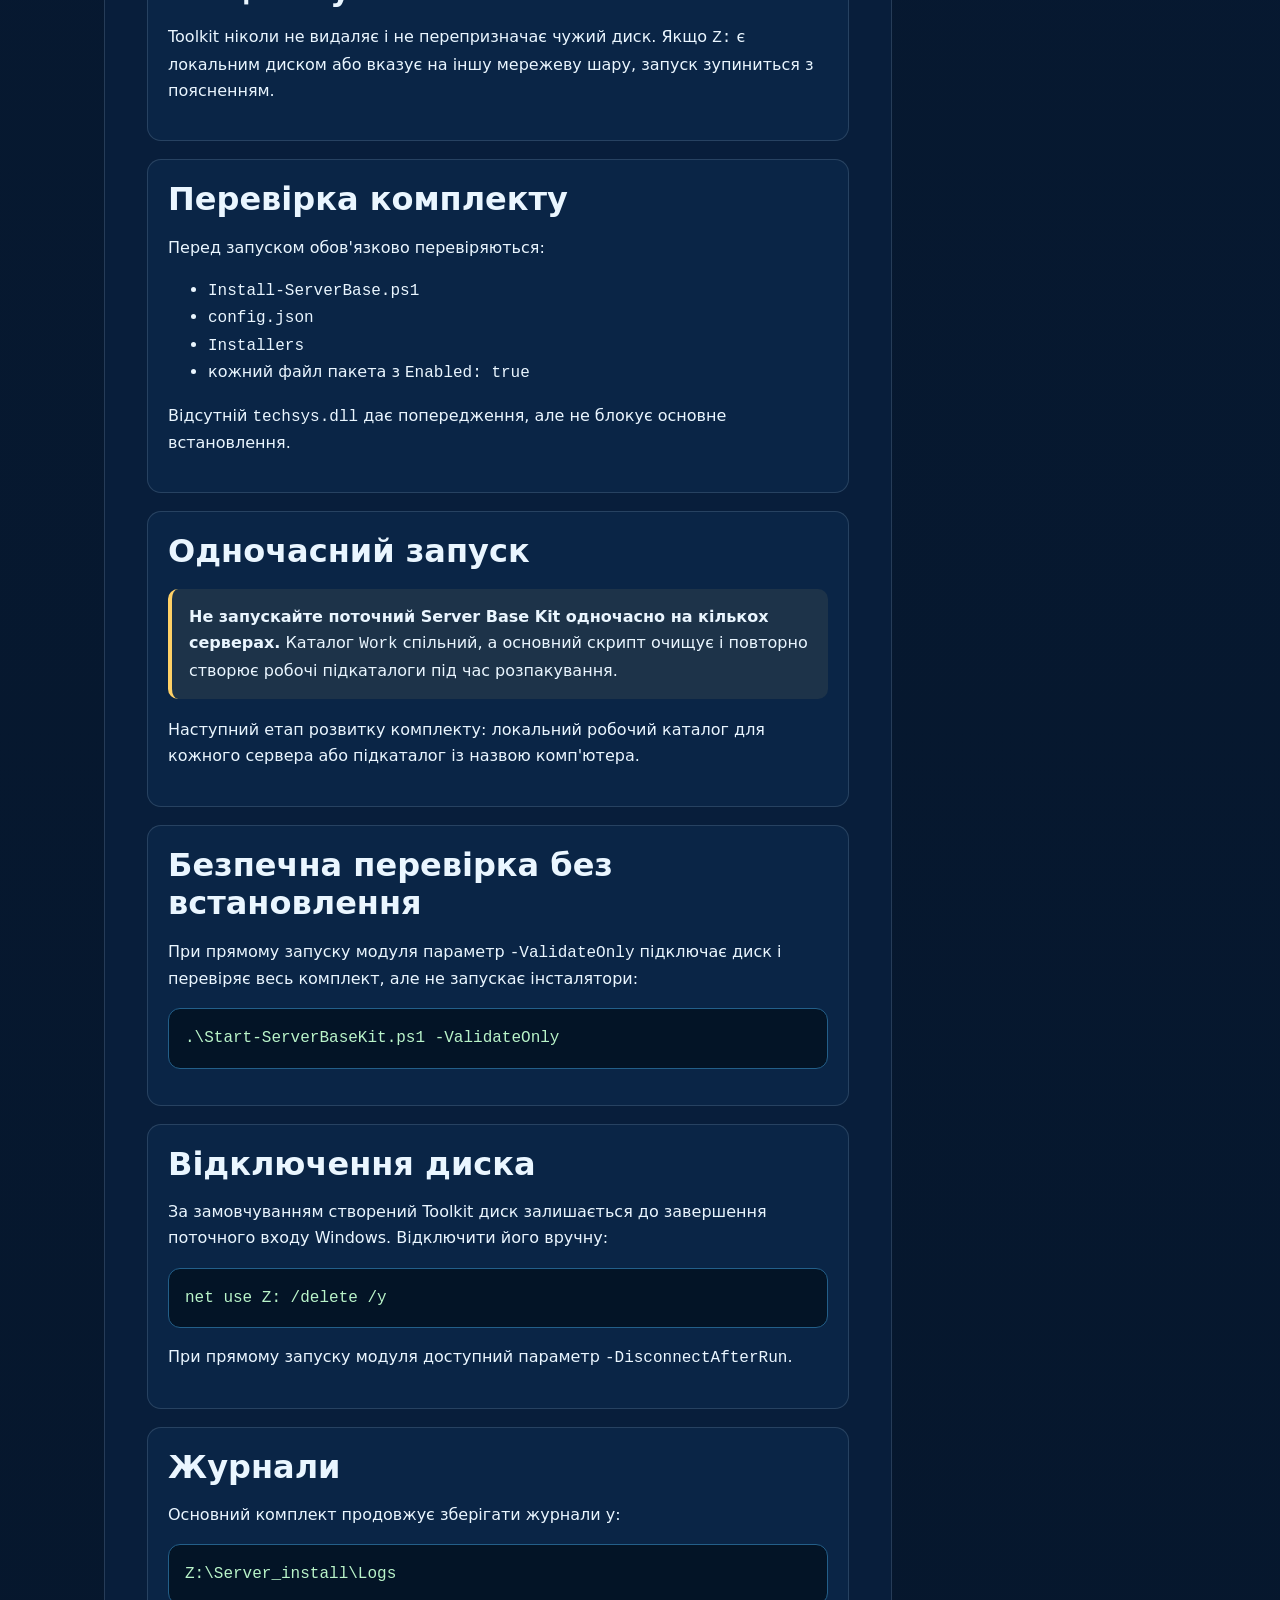
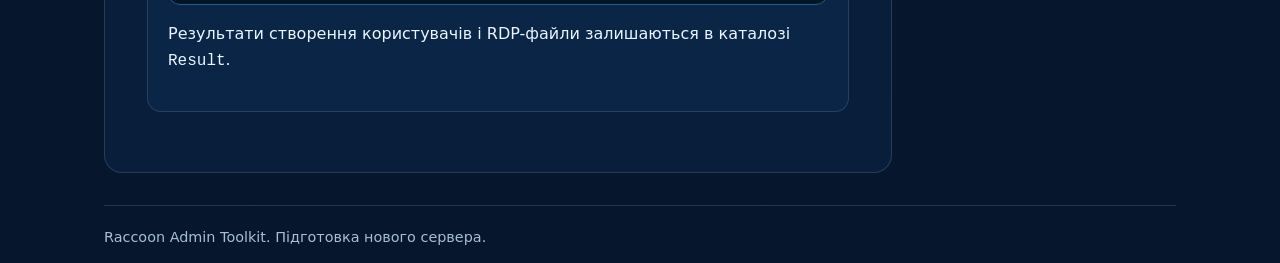
<file: docs/help/server-bootstrap.html>
<!doctype html>
<html lang="uk">
<head>
<meta charset="utf-8">
<meta name="viewport" content="width=device-width, initial-scale=1">
<title>Підготовка нового сервера | Raccoon Admin Toolkit</title>
<link rel="stylesheet" href="style.css">
</head>
<body>
<div class="shell">
<header class="topbar">
<a class="brand" href="../index.html">Raccoon Admin Toolkit</a>
<nav class="topnav">
<a href="../index.html">Запуск</a>
<a href="tool-map.html">Карта Toolkit</a>
<a href="../faq.html">FAQ</a>
</nav>
</header>
<section class="hero">
<p class="eyebrow">Розгортання</p>
<h1>Підготовка нового сервера</h1>
<p class="lead">Toolkit підключає SMB-сховище як диск Z: у поточному вході Windows, перевіряє комплект і запускає Server Base Kit.</p>
</section>
<div class="layout"><main class="content">

<section class="tool" id="location">
<h2>Де знайти</h2>
<pre>4. Налаштувати та розгорнути
   → Підготовка нового сервера
      → Підключити сховище та запустити Server Base Kit</pre>
</section>

<section class="tool" id="flow">
<h2>Що відбувається</h2>
<ol>
<li>Перевіряються права адміністратора.</li>
<li>Toolkit перевіряє, чи зайнята літера <code>Z:</code>.</li>
<li>Якщо <code>Z:</code> уже підключена до потрібного сховища, використовується чинне підключення.</li>
<li>Якщо диска немає, Toolkit підключає SMB-шару з параметром <code>/persistent:no</code>.</li>
<li>Пароль запитує системна команда <code>net use</code>. Пароль не записується в JSON, журнал або репозиторій.</li>
<li>Перевіряються <code>config.json</code>, основний скрипт і всі увімкнені інсталятори.</li>
<li>Запускається <code>Z:\Server_install\Install-ServerBase.ps1</code>.</li>
</ol>
</section>

<section class="tool" id="storage">
<h2>Сховище</h2>
<table>
<tbody>
<tr><th>SMB-шлях</th><td><code>\\u292275-sub7.your-storagebox.de\u292275-sub7</code></td></tr>
<tr><th>Користувач</th><td><code>u292275-sub7</code></td></tr>
<tr><th>Каталог комплекту</th><td><code>Z:\Server_install</code></td></tr>
<tr><th>Постійне підключення</th><td>Ні. Диск не відновлюється автоматично після нового входу Windows.</td></tr>
</tbody>
</table>
</section>

<section class="tool" id="occupied">
<h2>Якщо Z: уже зайнятий</h2>
<p>Toolkit ніколи не видаляє і не перепризначає чужий диск. Якщо <code>Z:</code> є локальним диском або вказує на іншу мережеву шару, запуск зупиниться з поясненням.</p>
</section>

<section class="tool" id="validation">
<h2>Перевірка комплекту</h2>
<p>Перед запуском обов'язково перевіряються:</p>
<ul>
<li><code>Install-ServerBase.ps1</code></li>
<li><code>config.json</code></li>
<li><code>Installers</code></li>
<li>кожний файл пакета з <code>Enabled: true</code></li>
</ul>
<p>Відсутній <code>techsys.dll</code> дає попередження, але не блокує основне встановлення.</p>
</section>

<section class="tool" id="parallel">
<h2>Одночасний запуск</h2>
<div class="warning"><strong>Не запускайте поточний Server Base Kit одночасно на кількох серверах.</strong> Каталог <code>Work</code> спільний, а основний скрипт очищує і повторно створює робочі підкаталоги під час розпакування.</div>
<p>Наступний етап розвитку комплекту: локальний робочий каталог для кожного сервера або підкаталог із назвою комп'ютера.</p>
</section>

<section class="tool" id="validation-only">
<h2>Безпечна перевірка без встановлення</h2>
<p>При прямому запуску модуля параметр <code>-ValidateOnly</code> підключає диск і перевіряє весь комплект, але не запускає інсталятори:</p>
<pre>.\Start-ServerBaseKit.ps1 -ValidateOnly</pre>
</section>

<section class="tool" id="disconnect">
<h2>Відключення диска</h2>
<p>За замовчуванням створений Toolkit диск залишається до завершення поточного входу Windows. Відключити його вручну:</p>
<pre>net use Z: /delete /y</pre>
<p>При прямому запуску модуля доступний параметр <code>-DisconnectAfterRun</code>.</p>
</section>

<section class="tool" id="logs">
<h2>Журнали</h2>
<p>Основний комплект продовжує зберігати журнали у:</p>
<pre>Z:\Server_install\Logs</pre>
<p>Результати створення користувачів і RDP-файли залишаються в каталозі <code>Result</code>.</p>
</section>

</main><aside class="sidebar">
<strong>На сторінці</strong>
<a href="#location">Де знайти</a>
<a href="#flow">Сценарій</a>
<a href="#storage">Сховище</a>
<a href="#occupied">Зайнятий Z:</a>
<a href="#validation">Перевірка</a>
<a href="#parallel">Одночасний запуск</a>
<a href="#validation-only">ValidateOnly</a>
<a href="#disconnect">Відключення</a>
<a href="#logs">Журнали</a>
</aside></div>
<footer>Raccoon Admin Toolkit. Підготовка нового сервера.</footer>
</div>
<script src="help.js"></script>
</body>
</html>
</file>
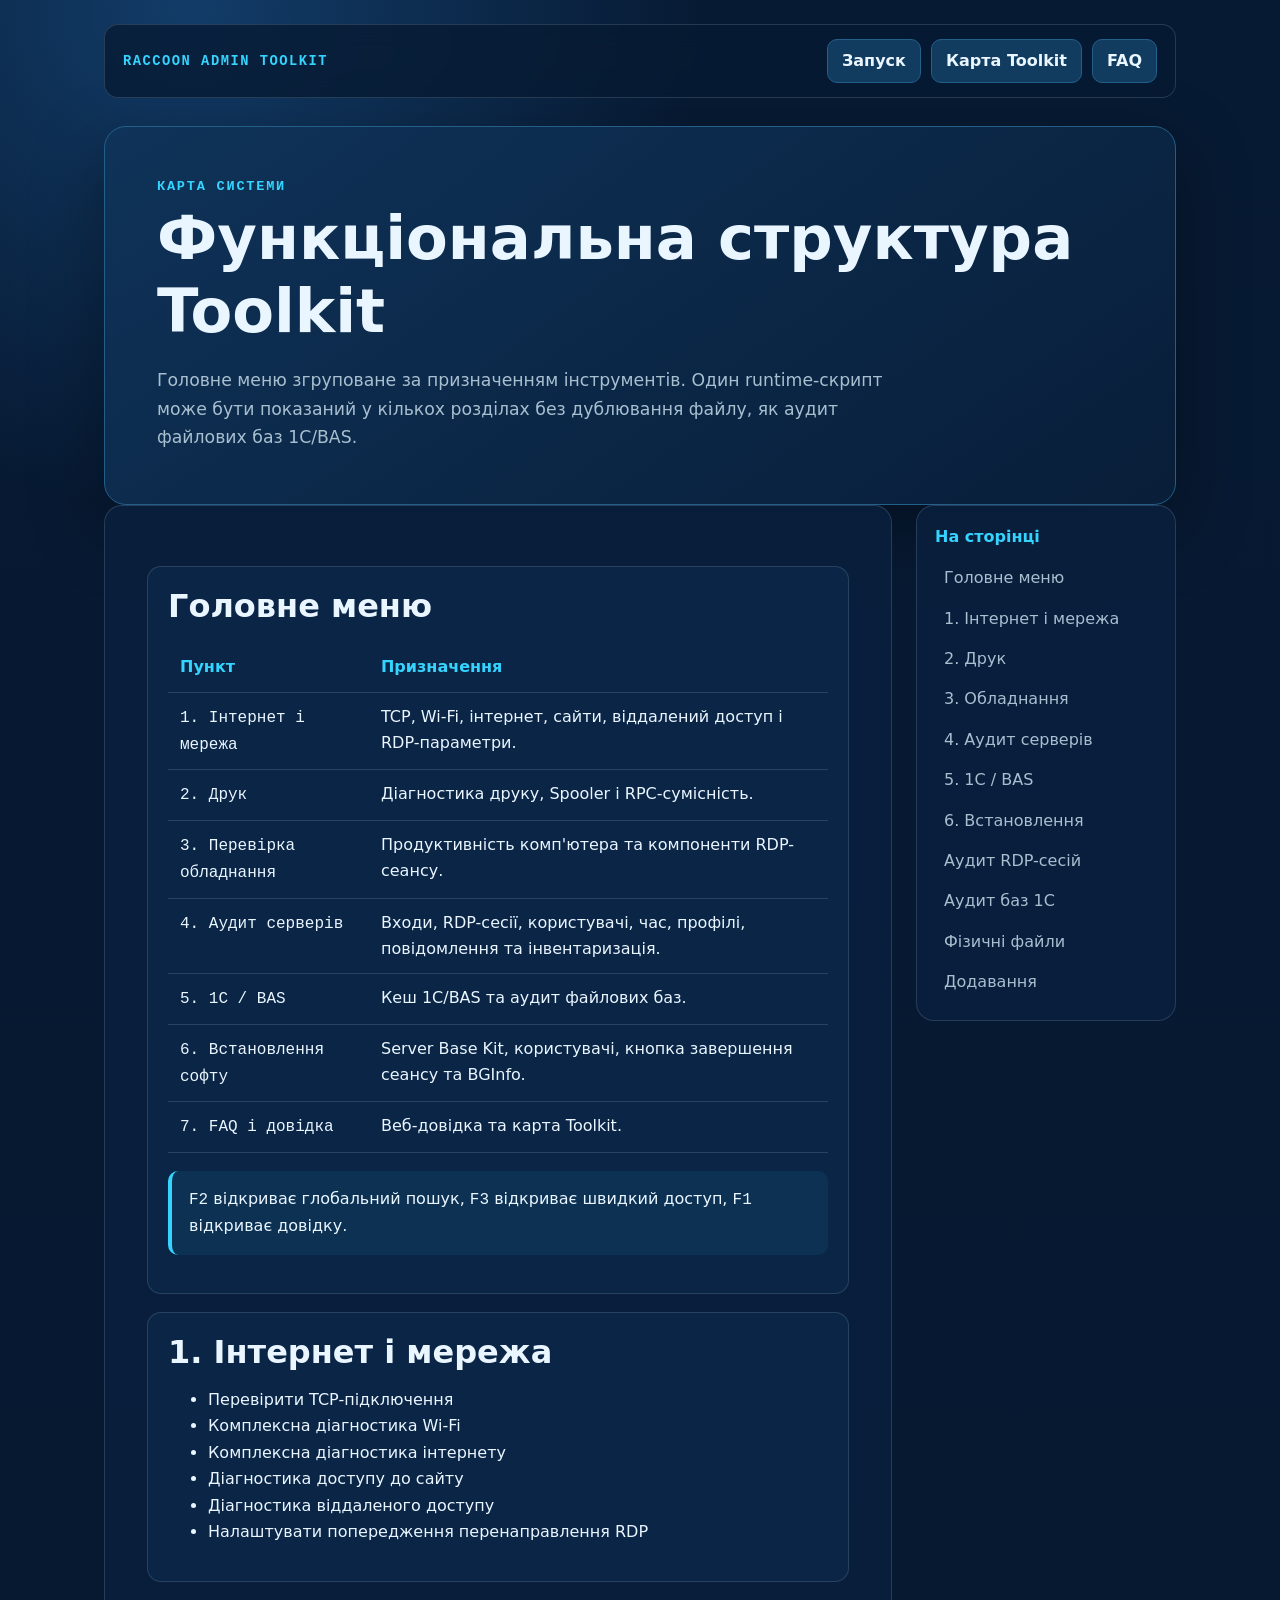
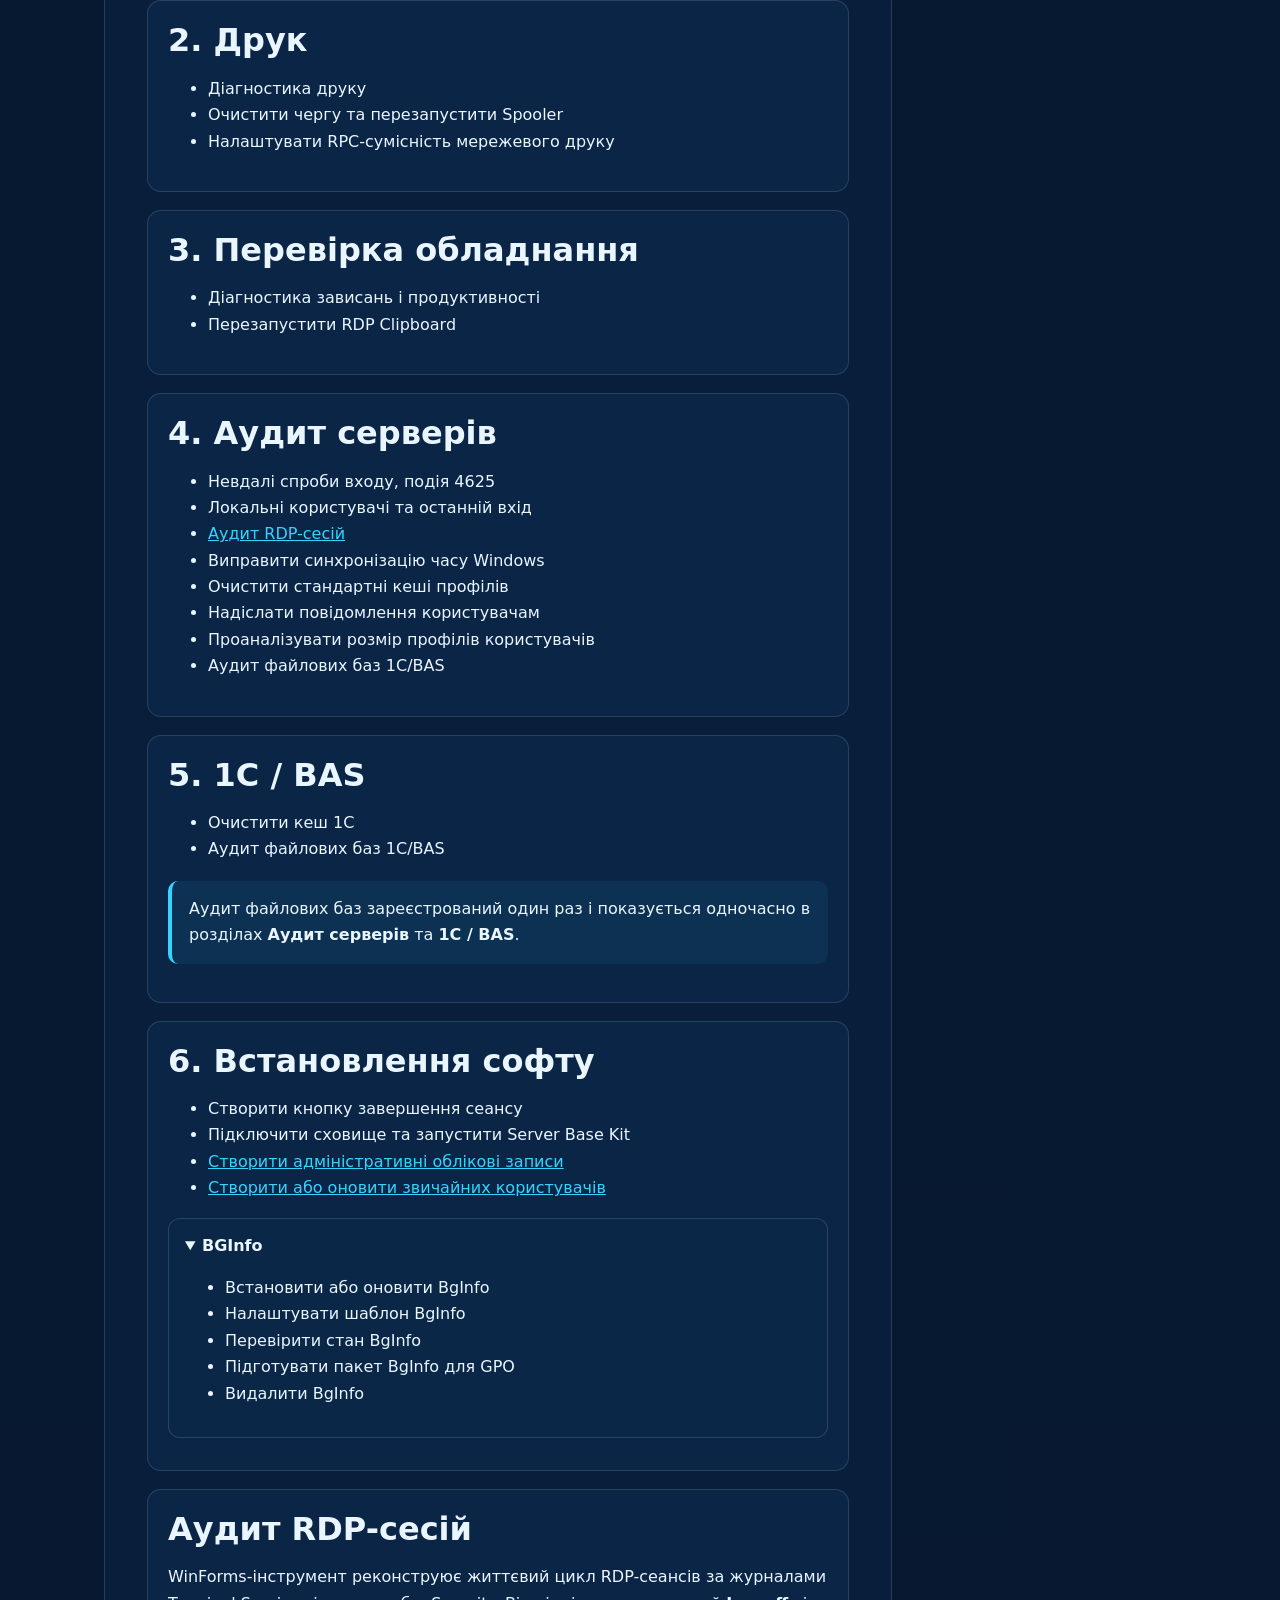
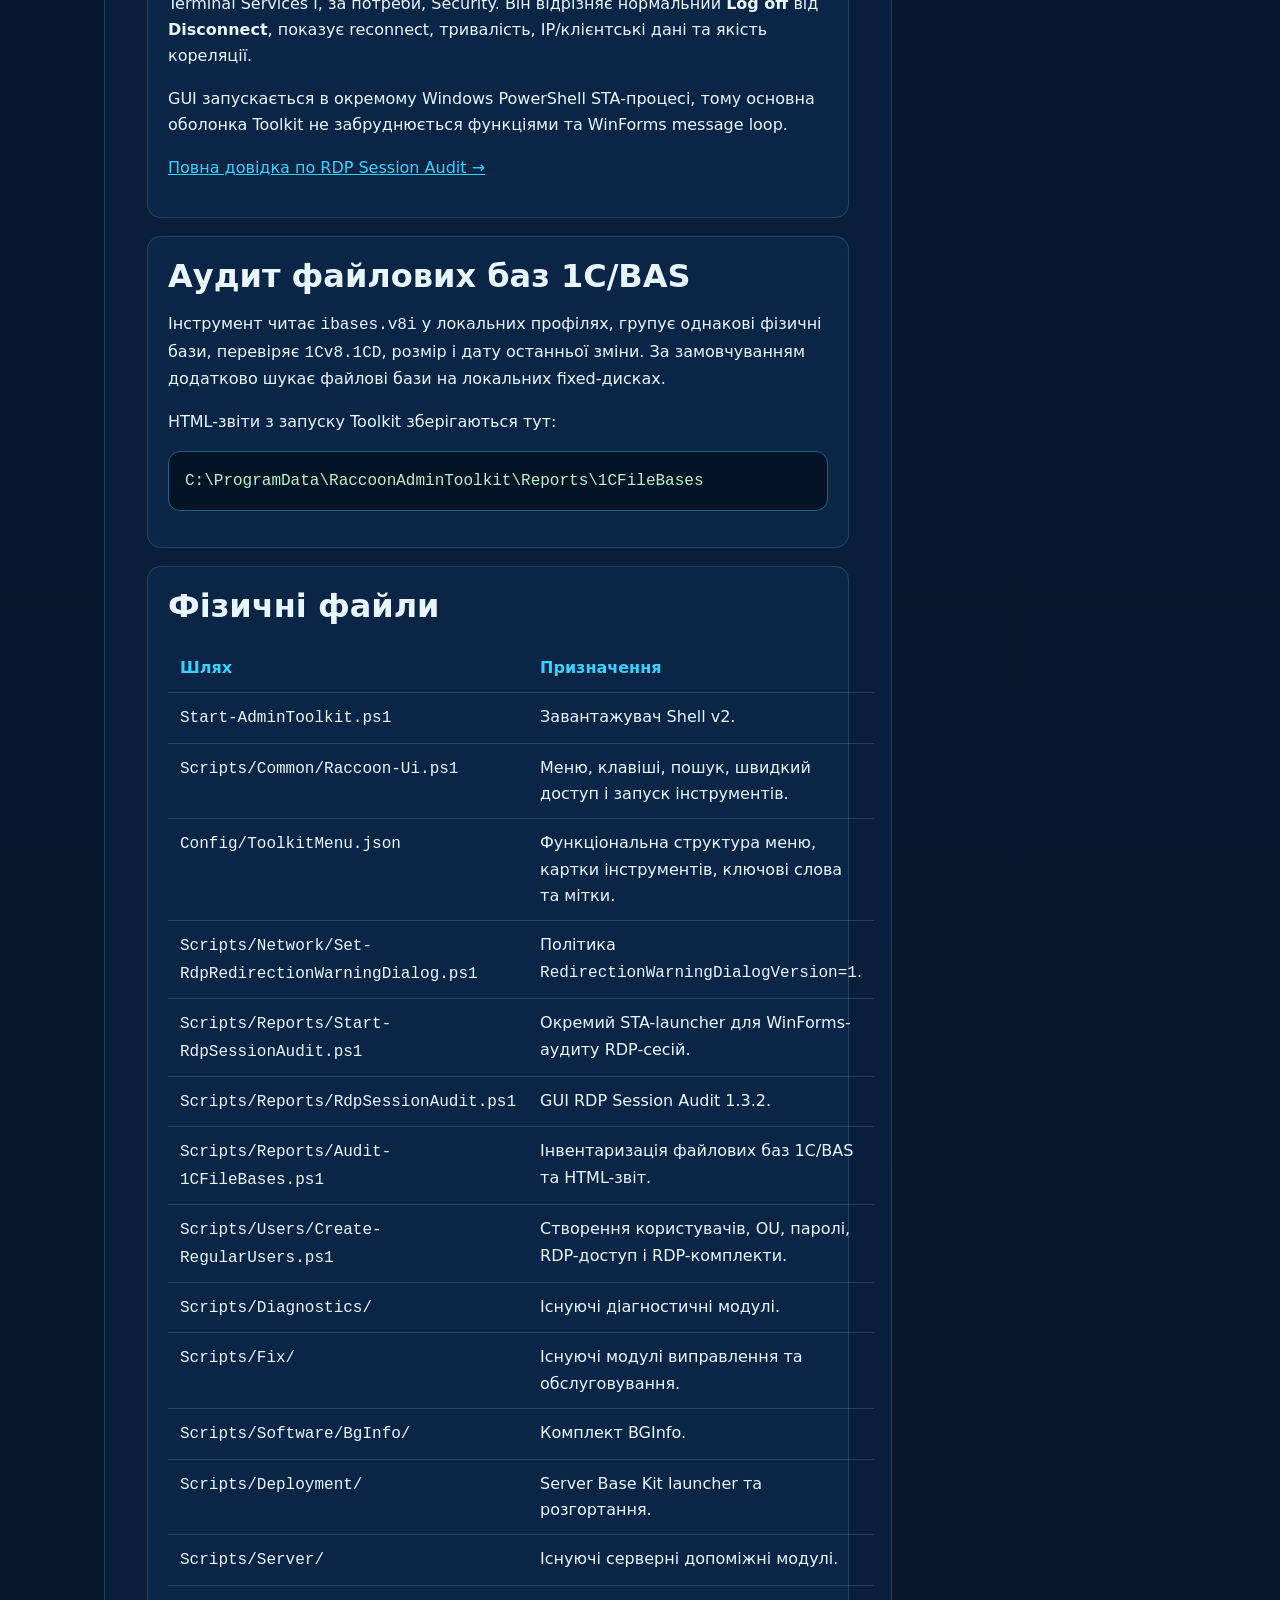
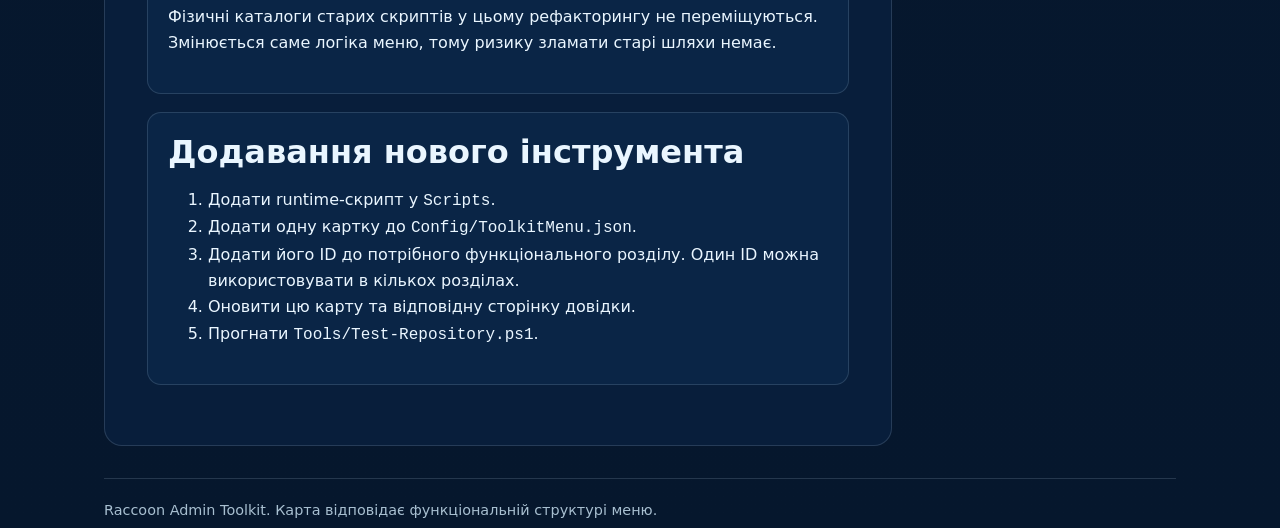
<file: docs/help/tool-map.html>
<!doctype html>
<html lang="uk">
<head>
<meta charset="utf-8">
<meta name="viewport" content="width=device-width, initial-scale=1">
<title>Карта Toolkit | Raccoon Admin Toolkit</title>
<link rel="stylesheet" href="style.css">
</head>
<body>
<div class="shell">
<header class="topbar">
<a class="brand" href="../index.html">Raccoon Admin Toolkit</a>
<nav class="topnav">
<a href="../index.html">Запуск</a>
<a href="tool-map.html">Карта Toolkit</a>
<a href="../faq.html">FAQ</a>
</nav>
</header>
<section class="hero">
<p class="eyebrow">Карта системи</p>
<h1>Функціональна структура Toolkit</h1>
<p class="lead">Головне меню згруповане за призначенням інструментів. Один runtime-скрипт може бути показаний у кількох розділах без дублювання файлу, як аудит файлових баз 1С/BAS.</p>
</section>
<div class="layout">
<main class="content">
<section class="tool" id="main-menu">
<h2>Головне меню</h2>
<table>
<thead><tr><th>Пункт</th><th>Призначення</th></tr></thead>
<tbody>
<tr><td><code>1. Інтернет і мережа</code></td><td>TCP, Wi-Fi, інтернет, сайти, віддалений доступ і RDP-параметри.</td></tr>
<tr><td><code>2. Друк</code></td><td>Діагностика друку, Spooler і RPC-сумісність.</td></tr>
<tr><td><code>3. Перевірка обладнання</code></td><td>Продуктивність комп'ютера та компоненти RDP-сеансу.</td></tr>
<tr><td><code>4. Аудит серверів</code></td><td>Входи, RDP-сесії, користувачі, час, профілі, повідомлення та інвентаризація.</td></tr>
<tr><td><code>5. 1С / BAS</code></td><td>Кеш 1С/BAS та аудит файлових баз.</td></tr>
<tr><td><code>6. Встановлення софту</code></td><td>Server Base Kit, користувачі, кнопка завершення сеансу та BGInfo.</td></tr>
<tr><td><code>7. FAQ і довідка</code></td><td>Веб-довідка та карта Toolkit.</td></tr>
</tbody>
</table>
<div class="note"><code>F2</code> відкриває глобальний пошук, <code>F3</code> відкриває швидкий доступ, <code>F1</code> відкриває довідку.</div>
</section>

<section class="tool" id="network">
<h2>1. Інтернет і мережа</h2>
<ul>
<li>Перевірити TCP-підключення</li>
<li>Комплексна діагностика Wi-Fi</li>
<li>Комплексна діагностика інтернету</li>
<li>Діагностика доступу до сайту</li>
<li>Діагностика віддаленого доступу</li>
<li>Налаштувати попередження перенаправлення RDP</li>
</ul>
</section>

<section class="tool" id="printing">
<h2>2. Друк</h2>
<ul>
<li>Діагностика друку</li>
<li>Очистити чергу та перезапустити Spooler</li>
<li>Налаштувати RPC-сумісність мережевого друку</li>
</ul>
</section>

<section class="tool" id="hardware">
<h2>3. Перевірка обладнання</h2>
<ul>
<li>Діагностика зависань і продуктивності</li>
<li>Перезапустити RDP Clipboard</li>
</ul>
</section>

<section class="tool" id="audit">
<h2>4. Аудит серверів</h2>
<ul>
<li>Невдалі спроби входу, подія 4625</li>
<li>Локальні користувачі та останній вхід</li>
<li><a href="rdp-session-audit.html">Аудит RDP-сесій</a></li>
<li>Виправити синхронізацію часу Windows</li>
<li>Очистити стандартні кеші профілів</li>
<li>Надіслати повідомлення користувачам</li>
<li>Проаналізувати розмір профілів користувачів</li>
<li>Аудит файлових баз 1С/BAS</li>
</ul>
</section>

<section class="tool" id="onec">
<h2>5. 1С / BAS</h2>
<ul>
<li>Очистити кеш 1С</li>
<li>Аудит файлових баз 1С/BAS</li>
</ul>
<div class="note">Аудит файлових баз зареєстрований один раз і показується одночасно в розділах <strong>Аудит серверів</strong> та <strong>1С / BAS</strong>.</div>
</section>

<section class="tool" id="software">
<h2>6. Встановлення софту</h2>
<ul>
<li>Створити кнопку завершення сеансу</li>
<li>Підключити сховище та запустити Server Base Kit</li>
<li><a href="user-provisioning.html">Створити адміністративні облікові записи</a></li>
<li><a href="user-provisioning.html">Створити або оновити звичайних користувачів</a></li>
</ul>
<details open>
<summary>BGInfo</summary>
<ul>
<li>Встановити або оновити BgInfo</li>
<li>Налаштувати шаблон BgInfo</li>
<li>Перевірити стан BgInfo</li>
<li>Підготувати пакет BgInfo для GPO</li>
<li>Видалити BgInfo</li>
</ul>
</details>
</section>

<section class="tool" id="audit-rdp">
<h2>Аудит RDP-сесій</h2>
<p>WinForms-інструмент реконструює життєвий цикл RDP-сеансів за журналами Terminal Services і, за потреби, Security. Він відрізняє нормальний <strong>Log off</strong> від <strong>Disconnect</strong>, показує reconnect, тривалість, IP/клієнтські дані та якість кореляції.</p>
<p>GUI запускається в окремому Windows PowerShell STA-процесі, тому основна оболонка Toolkit не забруднюється функціями та WinForms message loop.</p>
<p><a href="rdp-session-audit.html">Повна довідка по RDP Session Audit →</a></p>
</section>

<section class="tool" id="audit-1c">
<h2>Аудит файлових баз 1С/BAS</h2>
<p>Інструмент читає <code>ibases.v8i</code> у локальних профілях, групує однакові фізичні бази, перевіряє <code>1Cv8.1CD</code>, розмір і дату останньої зміни. За замовчуванням додатково шукає файлові бази на локальних fixed-дисках.</p>
<p>HTML-звіти з запуску Toolkit зберігаються тут:</p>
<pre>C:\ProgramData\RaccoonAdminToolkit\Reports\1CFileBases</pre>
</section>

<section class="tool" id="repository">
<h2>Фізичні файли</h2>
<table>
<thead><tr><th>Шлях</th><th>Призначення</th></tr></thead>
<tbody>
<tr><td><code>Start-AdminToolkit.ps1</code></td><td>Завантажувач Shell v2.</td></tr>
<tr><td><code>Scripts/Common/Raccoon-Ui.ps1</code></td><td>Меню, клавіші, пошук, швидкий доступ і запуск інструментів.</td></tr>
<tr><td><code>Config/ToolkitMenu.json</code></td><td>Функціональна структура меню, картки інструментів, ключові слова та мітки.</td></tr>
<tr><td><code>Scripts/Network/Set-RdpRedirectionWarningDialog.ps1</code></td><td>Політика <code>RedirectionWarningDialogVersion=1</code>.</td></tr>
<tr><td><code>Scripts/Reports/Start-RdpSessionAudit.ps1</code></td><td>Окремий STA-launcher для WinForms-аудиту RDP-сесій.</td></tr>
<tr><td><code>Scripts/Reports/RdpSessionAudit.ps1</code></td><td>GUI RDP Session Audit 1.3.2.</td></tr>
<tr><td><code>Scripts/Reports/Audit-1CFileBases.ps1</code></td><td>Інвентаризація файлових баз 1С/BAS та HTML-звіт.</td></tr>
<tr><td><code>Scripts/Users/Create-RegularUsers.ps1</code></td><td>Створення користувачів, OU, паролі, RDP-доступ і RDP-комплекти.</td></tr>
<tr><td><code>Scripts/Diagnostics/</code></td><td>Існуючі діагностичні модулі.</td></tr>
<tr><td><code>Scripts/Fix/</code></td><td>Існуючі модулі виправлення та обслуговування.</td></tr>
<tr><td><code>Scripts/Software/BgInfo/</code></td><td>Комплект BGInfo.</td></tr>
<tr><td><code>Scripts/Deployment/</code></td><td>Server Base Kit launcher та розгортання.</td></tr>
<tr><td><code>Scripts/Server/</code></td><td>Існуючі серверні допоміжні модулі.</td></tr>
</tbody>
</table>
<p>Фізичні каталоги старих скриптів у цьому рефакторингу не переміщуються. Змінюється саме логіка меню, тому ризику зламати старі шляхи немає.</p>
</section>

<section class="tool" id="add-tool">
<h2>Додавання нового інструмента</h2>
<ol>
<li>Додати runtime-скрипт у <code>Scripts</code>.</li>
<li>Додати одну картку до <code>Config/ToolkitMenu.json</code>.</li>
<li>Додати його ID до потрібного функціонального розділу. Один ID можна використовувати в кількох розділах.</li>
<li>Оновити цю карту та відповідну сторінку довідки.</li>
<li>Прогнати <code>Tools/Test-Repository.ps1</code>.</li>
</ol>
</section>
</main>
<aside class="sidebar">
<strong>На сторінці</strong>
<a href="#main-menu">Головне меню</a>
<a href="#network">1. Інтернет і мережа</a>
<a href="#printing">2. Друк</a>
<a href="#hardware">3. Обладнання</a>
<a href="#audit">4. Аудит серверів</a>
<a href="#onec">5. 1С / BAS</a>
<a href="#software">6. Встановлення</a>
<a href="#audit-rdp">Аудит RDP-сесій</a>
<a href="#audit-1c">Аудит баз 1С</a>
<a href="#repository">Фізичні файли</a>
<a href="#add-tool">Додавання</a>
</aside>
</div>
<footer>Raccoon Admin Toolkit. Карта відповідає функціональній структурі меню.</footer>
</div>
<script src="help.js"></script>
</body>
</html>
</file>
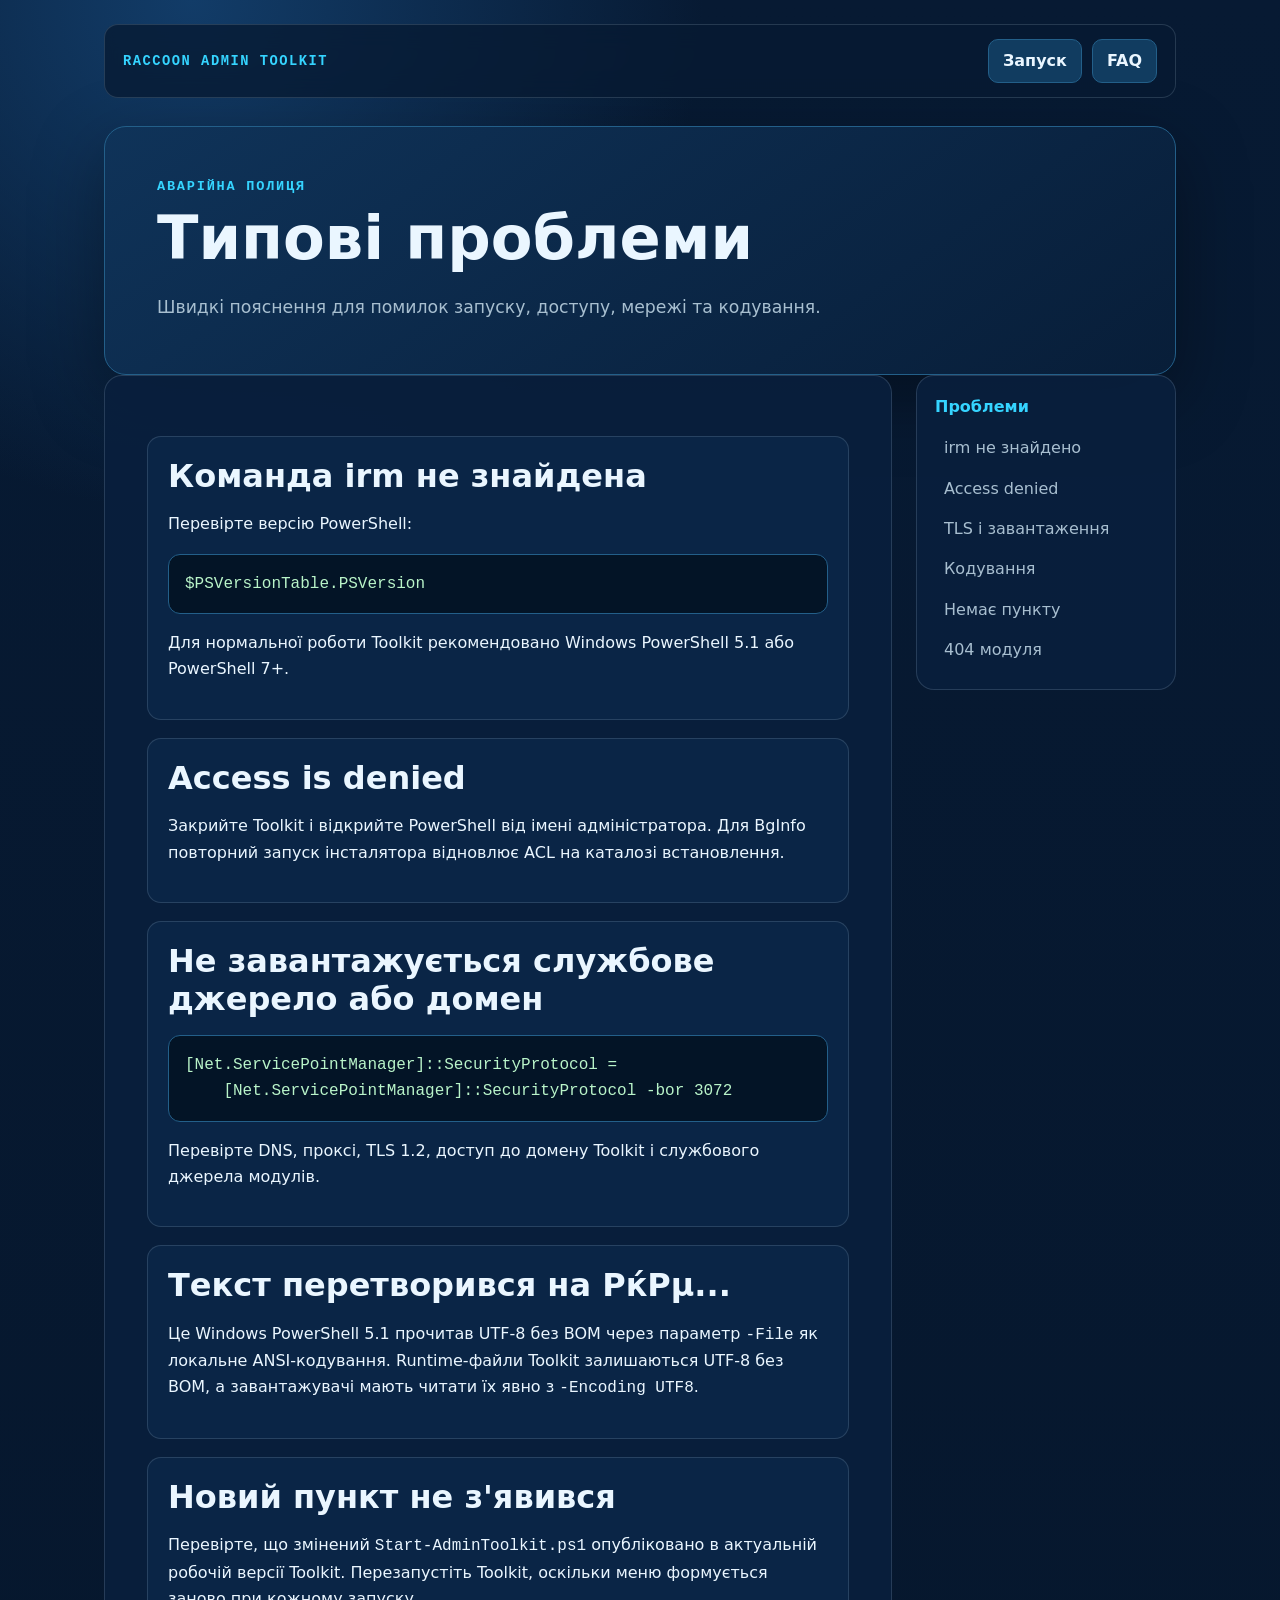
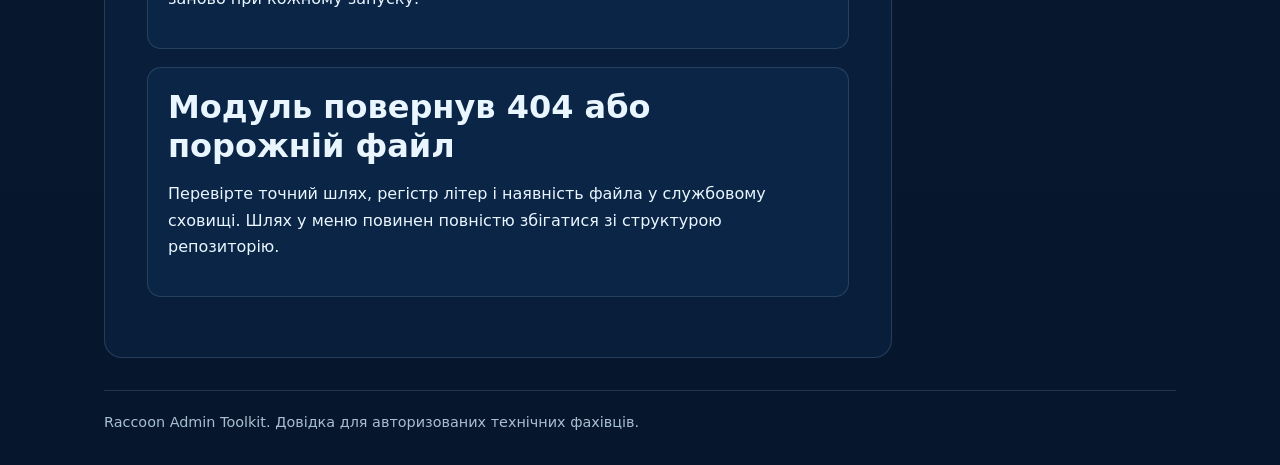
<file: docs/help/troubleshooting.html>
<!doctype html>
<html lang="uk">
<head>
<meta charset="utf-8">
<meta name="viewport" content="width=device-width, initial-scale=1">
<title>Типові проблеми | Raccoon Admin Toolkit</title>
<link rel="stylesheet" href="style.css">
</head>
<body>
<div class="shell">
<header class="topbar">
<a class="brand" href="../index.html">Raccoon Admin Toolkit</a>
<nav class="topnav">
<a href="../index.html">Запуск</a>
<a href="../faq.html">FAQ</a>
</nav>
</header>
<section class="hero">
<p class="eyebrow">Аварійна полиця</p>
<h1>Типові проблеми</h1>
<p class="lead">Швидкі пояснення для помилок запуску, доступу, мережі та кодування.</p>
</section>
<div class="layout"><main class="content">

<section class="tool" id="irm">
<h2>Команда irm не знайдена</h2>
<p>Перевірте версію PowerShell:</p>
<pre>$PSVersionTable.PSVersion</pre>
<p>Для нормальної роботи Toolkit рекомендовано Windows PowerShell 5.1 або PowerShell 7+.</p>
</section>
<section class="tool" id="access">
<h2>Access is denied</h2>
<p>Закрийте Toolkit і відкрийте PowerShell від імені адміністратора. Для BgInfo повторний запуск інсталятора відновлює ACL на каталозі встановлення.</p>
</section>
<section class="tool" id="tls">
<h2>Не завантажується службове джерело або домен</h2>
<pre>[Net.ServicePointManager]::SecurityProtocol =
    [Net.ServicePointManager]::SecurityProtocol -bor 3072</pre>
<p>Перевірте DNS, проксі, TLS 1.2, доступ до домену Toolkit і службового джерела модулів.</p>
</section>
<section class="tool" id="encoding">
<h2>Текст перетворився на РќРµ...</h2>
<p>Це Windows PowerShell 5.1 прочитав UTF-8 без BOM через параметр <code>-File</code> як локальне ANSI-кодування. Runtime-файли Toolkit залишаються UTF-8 без BOM, а завантажувачі мають читати їх явно з <code>-Encoding UTF8</code>.</p>
</section>
<section class="tool" id="missing-menu">
<h2>Новий пункт не з'явився</h2>
<p>Перевірте, що змінений <code>Start-AdminToolkit.ps1</code> опубліковано в актуальній робочій версії Toolkit. Перезапустіть Toolkit, оскільки меню формується заново при кожному запуску.</p>
</section>
<section class="tool" id="module">
<h2>Модуль повернув 404 або порожній файл</h2>
<p>Перевірте точний шлях, регістр літер і наявність файла у службовому сховищі. Шлях у меню повинен повністю збігатися зі структурою репозиторію.</p>
</section>

</main><aside class="sidebar">
<strong>Проблеми</strong>
<a href="#irm">irm не знайдено</a>
<a href="#access">Access denied</a>
<a href="#tls">TLS і завантаження</a>
<a href="#encoding">Кодування</a>
<a href="#missing-menu">Немає пункту</a>
<a href="#module">404 модуля</a>
</aside></div>
<footer>Raccoon Admin Toolkit. Довідка для авторизованих технічних фахівців.</footer>
</div>
<script src="help.js"></script>
</body>
</html>
</file>
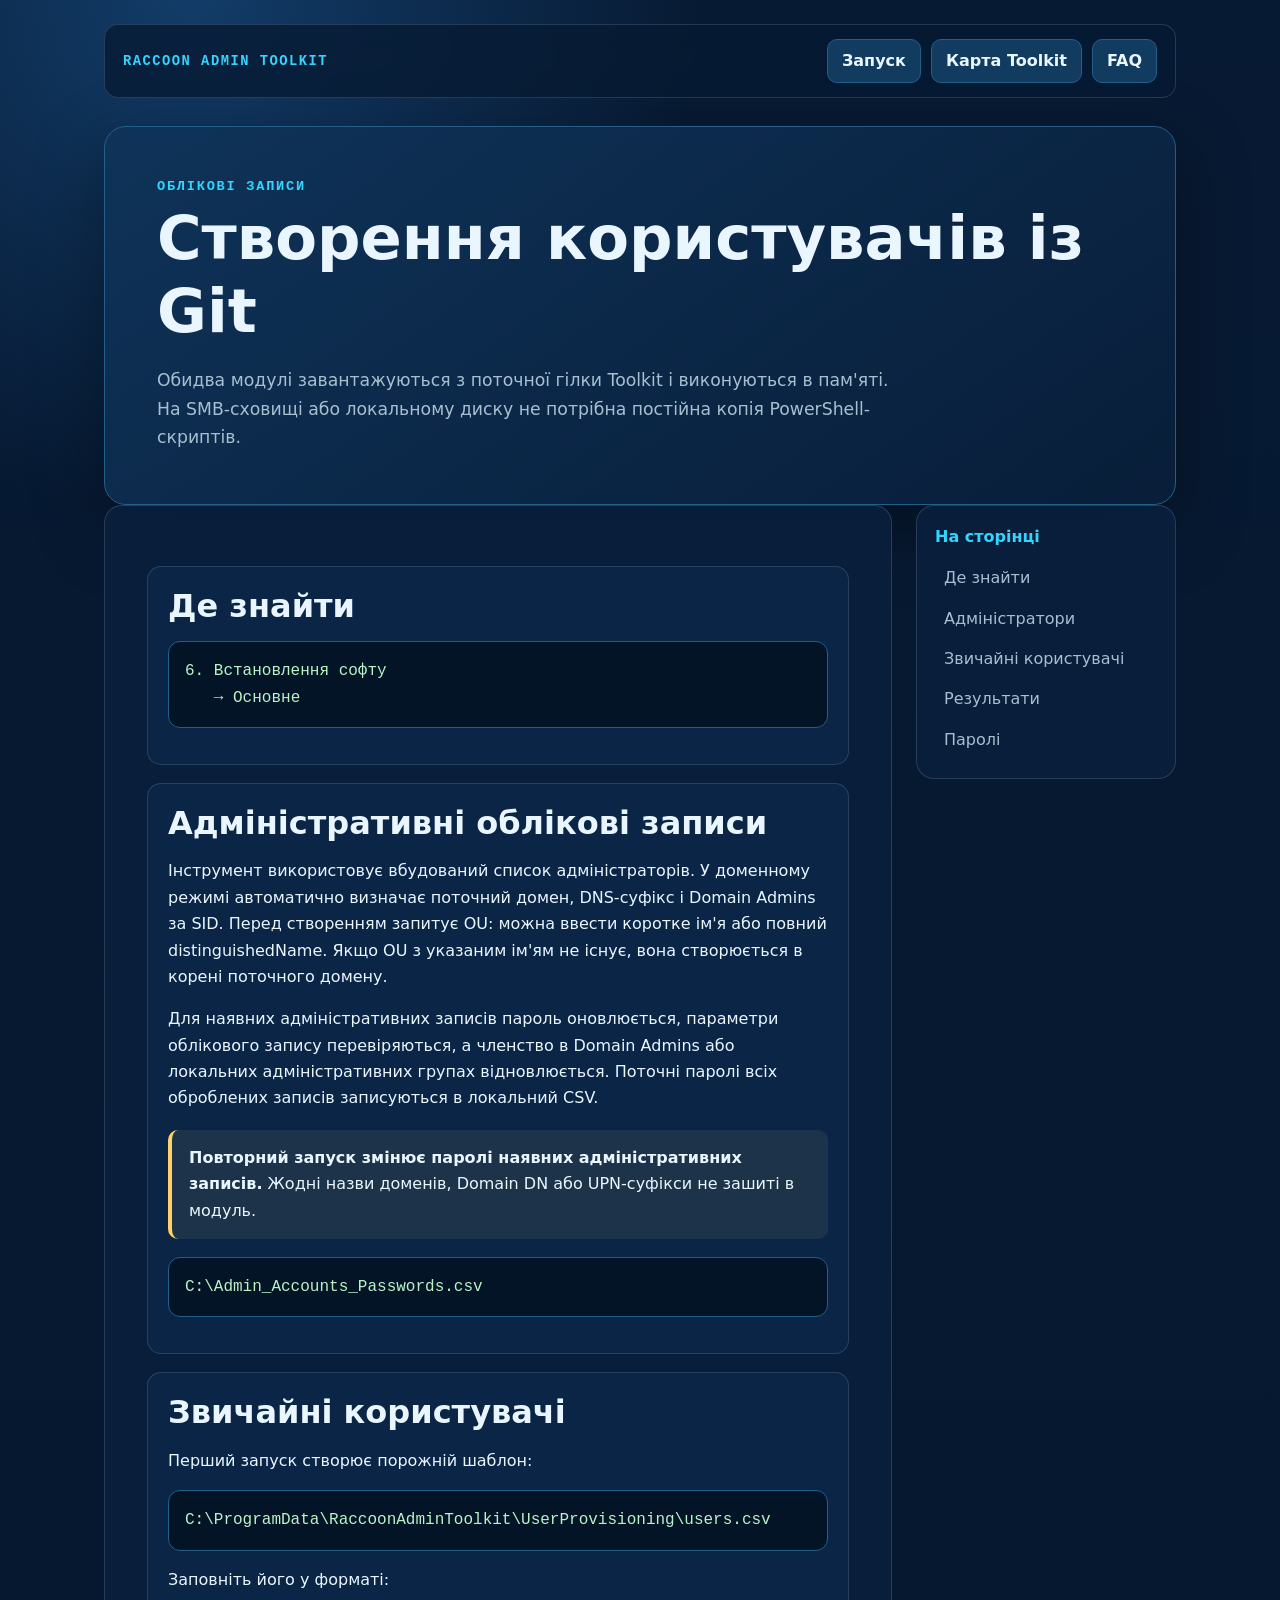
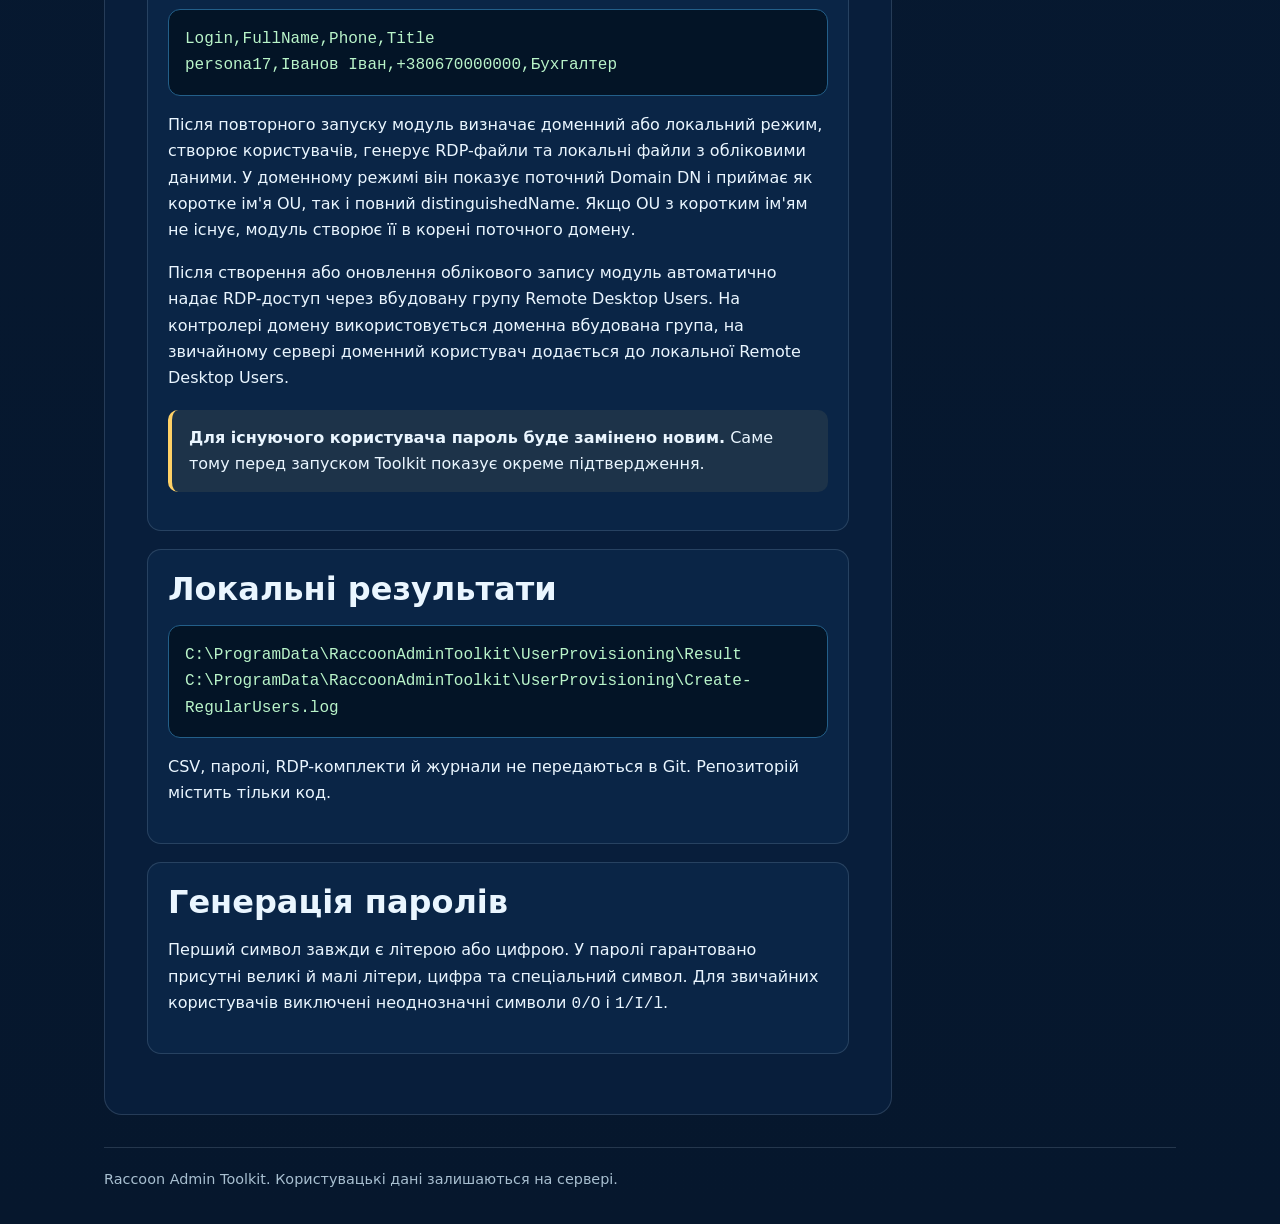
<file: docs/help/user-provisioning.html>
<!doctype html>
<html lang="uk">
<head>
<meta charset="utf-8">
<meta name="viewport" content="width=device-width, initial-scale=1">
<title>Створення користувачів | Raccoon Admin Toolkit</title>
<link rel="stylesheet" href="style.css">
</head>
<body>
<div class="shell">
<header class="topbar">
<a class="brand" href="../index.html">Raccoon Admin Toolkit</a>
<nav class="topnav">
<a href="../index.html">Запуск</a>
<a href="tool-map.html">Карта Toolkit</a>
<a href="../faq.html">FAQ</a>
</nav>
</header>
<section class="hero">
<p class="eyebrow">Облікові записи</p>
<h1>Створення користувачів із Git</h1>
<p class="lead">Обидва модулі завантажуються з поточної гілки Toolkit і виконуються в пам'яті. На SMB-сховищі або локальному диску не потрібна постійна копія PowerShell-скриптів.</p>
</section>
<div class="layout"><main class="content">
<section class="tool" id="location">
<h2>Де знайти</h2>
<pre>6. Встановлення софту
   → Основне</pre>
</section>
<section class="tool" id="admins">
<h2>Адміністративні облікові записи</h2>
<p>Інструмент використовує вбудований список адміністраторів. У доменному режимі автоматично визначає поточний домен, DNS-суфікс і Domain Admins за SID. Перед створенням запитує OU: можна ввести коротке ім'я або повний distinguishedName. Якщо OU з указаним ім'ям не існує, вона створюється в корені поточного домену.</p>
<p>Для наявних адміністративних записів пароль оновлюється, параметри облікового запису перевіряються, а членство в Domain Admins або локальних адміністративних групах відновлюється. Поточні паролі всіх оброблених записів записуються в локальний CSV.</p>
<div class="warning"><strong>Повторний запуск змінює паролі наявних адміністративних записів.</strong> Жодні назви доменів, Domain DN або UPN-суфікси не зашиті в модуль.</div>
<pre>C:\Admin_Accounts_Passwords.csv</pre>
</section>
<section class="tool" id="regular">
<h2>Звичайні користувачі</h2>
<p>Перший запуск створює порожній шаблон:</p>
<pre>C:\ProgramData\RaccoonAdminToolkit\UserProvisioning\users.csv</pre>
<p>Заповніть його у форматі:</p>
<pre>Login,FullName,Phone,Title
persona17,Іванов Іван,+380670000000,Бухгалтер</pre>
<p>Після повторного запуску модуль визначає доменний або локальний режим, створює користувачів, генерує RDP-файли та локальні файли з обліковими даними. У доменному режимі він показує поточний Domain DN і приймає як коротке ім'я OU, так і повний distinguishedName. Якщо OU з коротким ім'ям не існує, модуль створює її в корені поточного домену.</p>
<p>Після створення або оновлення облікового запису модуль автоматично надає RDP-доступ через вбудовану групу Remote Desktop Users. На контролері домену використовується доменна вбудована група, на звичайному сервері доменний користувач додається до локальної Remote Desktop Users.</p>
<div class="warning"><strong>Для існуючого користувача пароль буде замінено новим.</strong> Саме тому перед запуском Toolkit показує окреме підтвердження.</div>
</section>
<section class="tool" id="results">
<h2>Локальні результати</h2>
<pre>C:\ProgramData\RaccoonAdminToolkit\UserProvisioning\Result
C:\ProgramData\RaccoonAdminToolkit\UserProvisioning\Create-RegularUsers.log</pre>
<p>CSV, паролі, RDP-комплекти й журнали не передаються в Git. Репозиторій містить тільки код.</p>
</section>
<section class="tool" id="passwords">
<h2>Генерація паролів</h2>
<p>Перший символ завжди є літерою або цифрою. У паролі гарантовано присутні великі й малі літери, цифра та спеціальний символ. Для звичайних користувачів виключені неоднозначні символи <code>0/O</code> і <code>1/I/l</code>.</p>
</section>
</main><aside class="sidebar">
<strong>На сторінці</strong>
<a href="#location">Де знайти</a>
<a href="#admins">Адміністратори</a>
<a href="#regular">Звичайні користувачі</a>
<a href="#results">Результати</a>
<a href="#passwords">Паролі</a>
</aside></div>
<footer>Raccoon Admin Toolkit. Користувацькі дані залишаються на сервері.</footer>
</div>
<script src="help.js"></script>
</body>
</html>
</file>
<file: docs/help/style.css>
:root{
  color-scheme:dark;
  --bg:#06172d;
  --bg-soft:#0a203d;
  --panel:#0c294b;
  --panel-2:#0f3359;
  --line:#235f89;
  --line-soft:rgba(159,185,204,.2);
  --text:#eaf6ff;
  --muted:#a8bfd0;
  --accent:#35d4ff;
  --accent-2:#75e6a4;
  --warn:#ffd166;
  --danger:#ff7b88;
  --shadow:0 24px 70px rgba(0,0,0,.34);
}
*{box-sizing:border-box}
html{scroll-behavior:smooth}
body{
  margin:0;
  min-height:100vh;
  background:
    radial-gradient(circle at 15% 0,#123c68 0,transparent 32rem),
    linear-gradient(180deg,#071a33 0,var(--bg) 100%);
  color:var(--text);
  font-family:"Segoe UI",system-ui,-apple-system,sans-serif;
  line-height:1.65;
}
a{color:var(--accent)}
a:hover{color:#8be8ff}
code,pre{font-family:Consolas,"Cascadia Mono",monospace}
.shell{
  width:min(1120px,100%);
  margin:0 auto;
  padding:24px;
}
.topbar{
  display:flex;
  align-items:center;
  justify-content:space-between;
  gap:18px;
  margin-bottom:28px;
  padding:14px 18px;
  border:1px solid var(--line-soft);
  border-radius:14px;
  background:rgba(7,26,51,.78);
  backdrop-filter:blur(12px);
}
.brand{
  color:var(--accent);
  font:700 .86rem Consolas,monospace;
  letter-spacing:.11em;
  text-decoration:none;
  text-transform:uppercase;
}
.topnav{display:flex;flex-wrap:wrap;gap:10px}
.topnav a,.button{
  display:inline-flex;
  align-items:center;
  justify-content:center;
  min-height:40px;
  padding:8px 14px;
  border:1px solid var(--line);
  border-radius:10px;
  background:#113c60;
  color:var(--text);
  font-weight:650;
  text-decoration:none;
}
.topnav a:hover,.button:hover{
  border-color:var(--accent);
  background:#174e77;
  color:#fff;
}
.hero{
  padding:clamp(24px,5vw,52px);
  border:1px solid var(--line);
  border-radius:22px;
  background:linear-gradient(145deg,rgba(15,51,89,.97),rgba(8,30,57,.96));
  box-shadow:var(--shadow);
}
.eyebrow{
  margin:0 0 8px;
  color:var(--accent);
  font:700 .85rem Consolas,monospace;
  letter-spacing:.13em;
  text-transform:uppercase;
}
h1,h2,h3{line-height:1.2}
h1{margin:.1rem 0;font-size:clamp(2rem,6vw,3.8rem)}
h2{margin:2.5rem 0 1rem;font-size:clamp(1.45rem,3vw,2rem)}
h3{margin:.2rem 0 .6rem}
.lead{max-width:760px;margin:18px 0 0;color:var(--muted);font-size:1.08rem}
.search{
  width:100%;
  margin-top:24px;
  padding:14px 16px;
  border:1px solid var(--line);
  border-radius:12px;
  background:#041629;
  color:var(--text);
  font:inherit;
}
.search:focus{outline:2px solid rgba(53,212,255,.35);border-color:var(--accent)}
.grid{
  display:grid;
  grid-template-columns:repeat(auto-fit,minmax(245px,1fr));
  gap:16px;
  margin-top:22px;
}
.card{
  display:block;
  padding:20px;
  border:1px solid var(--line-soft);
  border-radius:15px;
  background:rgba(12,41,75,.9);
  color:var(--text);
  text-decoration:none;
  transition:transform .15s ease,border-color .15s ease,background .15s ease;
}
.card:hover{
  transform:translateY(-2px);
  border-color:var(--accent);
  background:var(--panel-2);
  color:var(--text);
}
.card p{margin:.4rem 0 0;color:var(--muted)}
.card .meta{margin-top:12px;color:var(--accent);font-size:.85rem}
.layout{
  display:grid;
  grid-template-columns:minmax(0,1fr) 260px;
  gap:24px;
  align-items:start;
}
.content,.sidebar{
  border:1px solid var(--line-soft);
  border-radius:18px;
  background:rgba(9,32,61,.9);
}
.content{padding:clamp(22px,4vw,42px)}
.sidebar{
  position:sticky;
  top:20px;
  padding:18px;
}
.sidebar strong{display:block;margin-bottom:8px;color:var(--accent)}
.sidebar a{
  display:block;
  padding:7px 9px;
  border-radius:8px;
  color:var(--muted);
  text-decoration:none;
}
.sidebar a:hover{background:rgba(53,212,255,.09);color:var(--text)}
.tool{
  scroll-margin-top:20px;
  margin:18px 0;
  padding:20px;
  border:1px solid var(--line-soft);
  border-radius:14px;
  background:rgba(12,41,75,.72);
}
.tool h2,.tool h3{margin-top:0}
.badges{display:flex;flex-wrap:wrap;gap:7px;margin:10px 0}
.badge{
  display:inline-flex;
  padding:3px 8px;
  border:1px solid var(--line);
  border-radius:999px;
  color:var(--muted);
  font:700 .75rem Consolas,monospace;
}
.badge.safe{border-color:#2f9661;color:var(--accent-2)}
.badge.warn{border-color:#9b7934;color:var(--warn)}
.badge.danger{border-color:#994a55;color:#ffabb4}
.note,.warning,.success{
  margin:18px 0;
  padding:15px 17px;
  border-left:4px solid var(--accent);
  border-radius:10px;
  background:rgba(53,212,255,.07);
}
.warning{border-color:var(--warn);background:rgba(255,209,102,.08)}
.success{border-color:var(--accent-2);background:rgba(117,230,164,.07)}
pre{
  overflow:auto;
  padding:16px;
  border:1px solid var(--line);
  border-radius:12px;
  background:#031426;
  color:#b9f4c9;
  white-space:pre-wrap;
}
table{width:100%;border-collapse:collapse;margin:18px 0}
th,td{padding:11px 12px;border-bottom:1px solid var(--line-soft);text-align:left;vertical-align:top}
th{color:var(--accent)}
details{
  margin:12px 0;
  padding:14px 16px;
  border:1px solid var(--line-soft);
  border-radius:12px;
  background:rgba(12,41,75,.62);
}
summary{cursor:pointer;font-weight:700}
footer{
  margin:32px 0 8px;
  padding-top:20px;
  border-top:1px solid var(--line-soft);
  color:var(--muted);
  font-size:.9rem;
}
.hidden{display:none!important}
@media(max-width:820px){
  .layout{grid-template-columns:1fr}
  .sidebar{position:static;order:-1}
  .topbar{align-items:flex-start;flex-direction:column}
}
</file>
